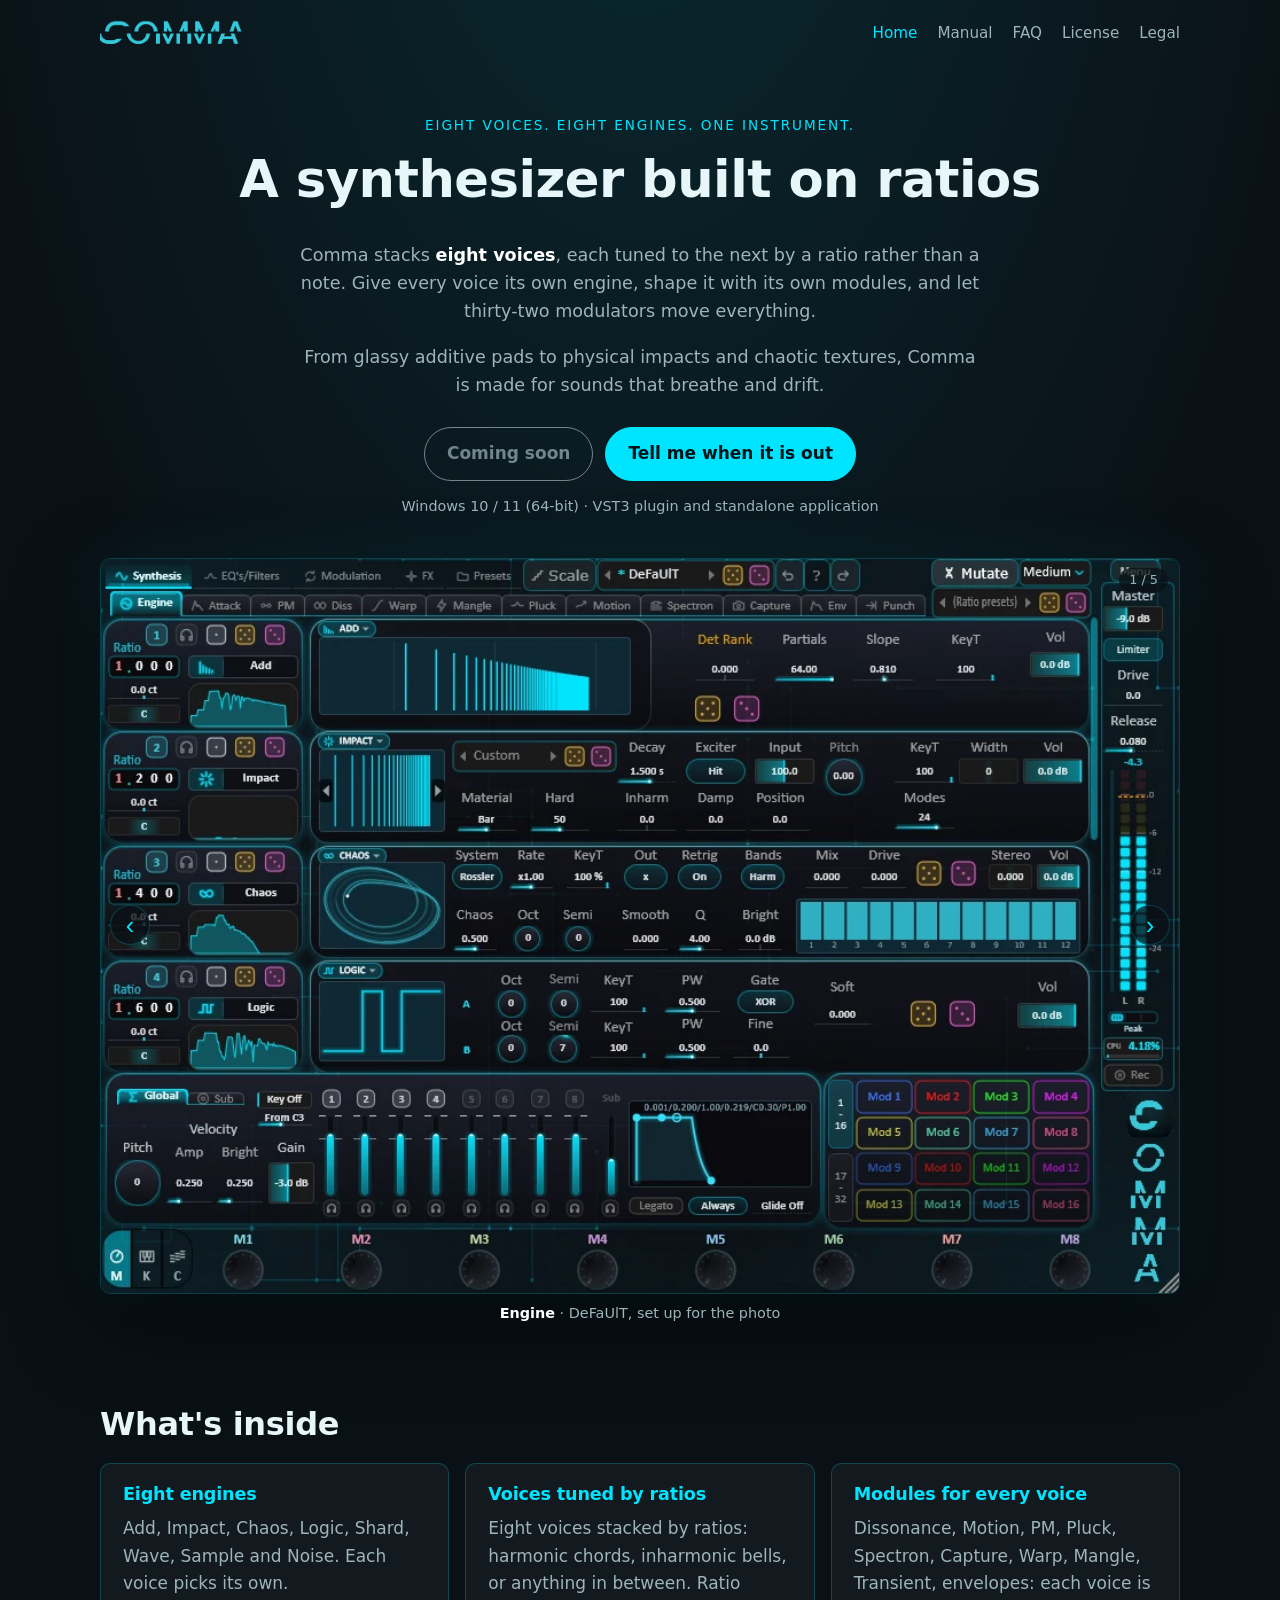
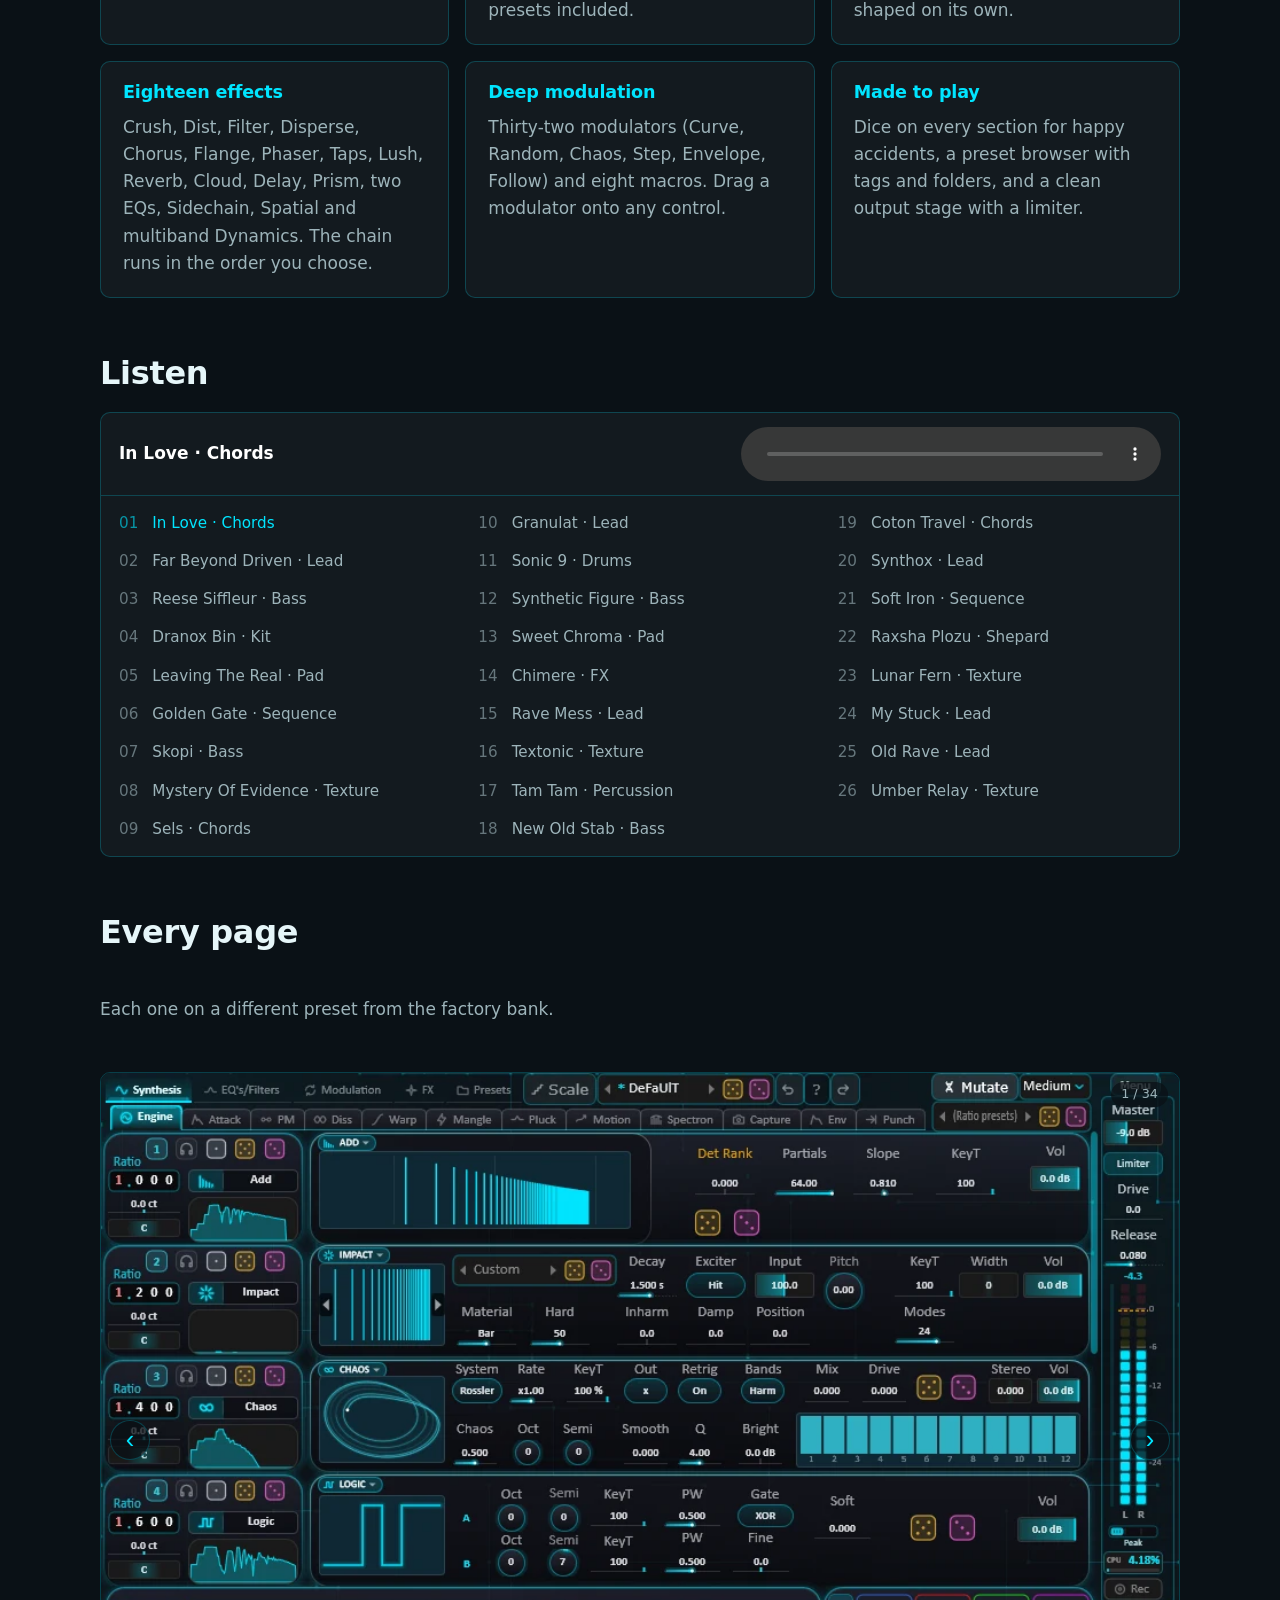
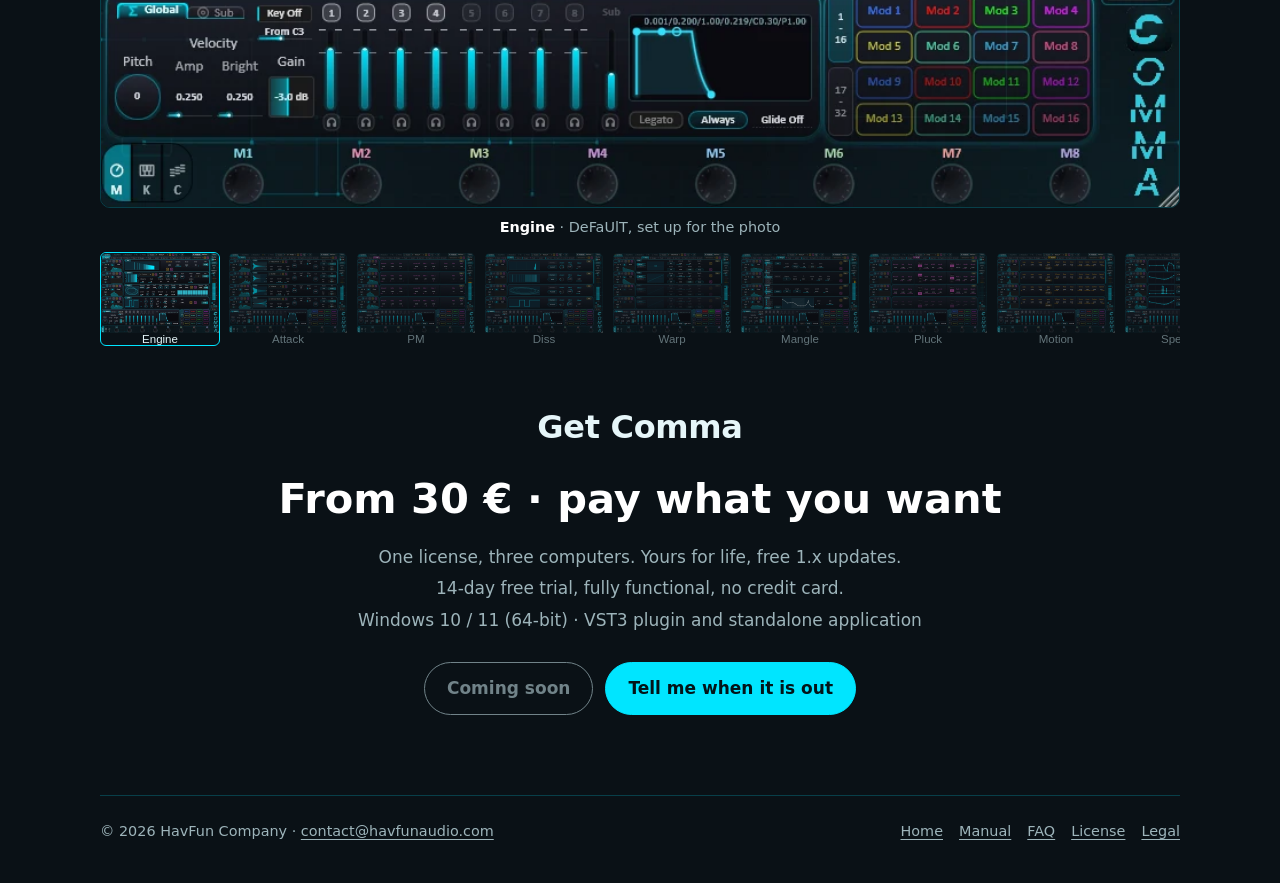
<file: index.html>
<!doctype html>
<html lang="en">
<head>
<meta charset="utf-8">
<meta name="viewport" content="width=device-width, initial-scale=1">
<title>Comma</title>
<meta name="description" content="Comma is a synthesizer for Windows (VST3 and standalone): eight voices tuned by ratios, eight sound engines, eighteen effects and a deep modulation system.">
<meta property="og:title" content="Comma · Eight voices. Eight engines. One instrument.">
<meta property="og:description" content="Comma is a synthesizer for Windows (VST3 and standalone): eight voices tuned by ratios, eight sound engines, eighteen effects and a deep modulation system.">
<meta property="og:image" content="images/comma-synthesis.png">
<link rel="icon" href="images/favicon.png">
<link rel="stylesheet" href="style.css">
<style>:root { --accent: #00E5FF; --fond: #0A1116; }</style>
</head>
<body>
<header class="entete">
  <a class="marque" href="index.html"><img src="images/wordmark.png" alt="Comma" width="152" height="27"></a>
  <nav><a href="index.html" aria-current="page">Home</a><a href="manual.html">Manual</a><a href="faq.html">FAQ</a><a href="eula.html">License</a><a href="legal.html">Legal</a></nav>
</header>
<main>

<section class="haut">
  <p class="slogan">Eight voices. Eight engines. One instrument.</p>
  <h1>A synthesizer built on ratios</h1>
  <div class="intro"><p>Comma stacks <strong>eight voices</strong>, each tuned to the next by a ratio rather than a note. Give every voice its own engine, shape it with its own modules, and let thirty-two modulators move everything.</p>
<p>From glassy additive pads to physical impacts and chaotic textures, Comma is made for sounds that breathe and drift.</p></div>
  <div class="boutons"><span class="bouton inactif">Coming soon</span><a class="bouton plein" href="mailto:contact@havfunaudio.com?subject=Comma%20release">Tell me when it is out</a></div>
  <p class="petit">Windows 10 / 11 (64-bit) · VST3 plugin and standalone application</p>
  <div class="carrousel auto"><div class="cadre"><figure class="vue active"><img src="images/diaporama/engine.webp" alt="Comma, Engine page" width="940" height="640" loading="eager"><figcaption><strong>Engine</strong> · DeFaUlT, set up for the photo</figcaption></figure>
<figure class="vue"><img src="images/diaporama/eq-filters.webp" alt="Comma, EQ&#x27;s / Filters page" width="940" height="640" loading="lazy"><figcaption><strong>EQ&#x27;s / Filters</strong> · preset Tech It (Lead)</figcaption></figure>
<figure class="vue"><img src="images/diaporama/modulation.webp" alt="Comma, Modulation page" width="940" height="640" loading="lazy"><figcaption><strong>Modulation</strong> · preset Minim (Kits)</figcaption></figure>
<figure class="vue"><img src="images/diaporama/fx-dist.webp" alt="Comma, Dist page" width="940" height="640" loading="lazy"><figcaption><strong>Dist</strong> · preset Nimrenax (Kits)</figcaption></figure>
<figure class="vue"><img src="images/diaporama/presets.webp" alt="Comma, Presets page" width="940" height="640" loading="lazy"><figcaption><strong>Presets</strong> · preset Lox Dealer (Lead)</figcaption></figure><button type="button" class="fleche prec" aria-label="Previous">‹</button><button type="button" class="fleche suiv" aria-label="Next">›</button><span class="compteur">1 / 5</span></div></div>
</section>
<section class="bloc"><h2>What's inside</h2><div class="grille"><article class="carte"><h3>Eight engines</h3><p>Add, Impact, Chaos, Logic, Shard, Wave, Sample and Noise. Each voice picks its own.</p></article>
<article class="carte"><h3>Voices tuned by ratios</h3><p>Eight voices stacked by ratios: harmonic chords, inharmonic bells, or anything in between. Ratio presets included.</p></article>
<article class="carte"><h3>Modules for every voice</h3><p>Dissonance, Motion, PM, Pluck, Spectron, Capture, Warp, Mangle, Transient, envelopes: each voice is shaped on its own.</p></article>
<article class="carte"><h3>Eighteen effects</h3><p>Crush, Dist, Filter, Disperse, Chorus, Flange, Phaser, Taps, Lush, Reverb, Cloud, Delay, Prism, two EQs, Sidechain, Spatial and multiband Dynamics. The chain runs in the order you choose.</p></article>
<article class="carte"><h3>Deep modulation</h3><p>Thirty-two modulators (Curve, Random, Chaos, Step, Envelope, Follow) and eight macros. Drag a modulator onto any control.</p></article>
<article class="carte"><h3>Made to play</h3><p>Dice on every section for happy accidents, a preset browser with tags and folders, and a clean output stage with a limiter.</p></article></div></section>
<section class="bloc"><h2>Listen</h2>
<div class="lecteur">
  <div class="en-cours"><span class="titre-cours">In Love · Chords</span><audio controls preload="none" src="audio/demo-in-love.ogg"></audio></div>
  <ol class="liste"><li><button type="button" data-src="audio/demo-in-love.ogg"><span class="num">01</span><span>In Love · Chords</span></button></li>
<li><button type="button" data-src="audio/demo-far-beyond-driven.ogg"><span class="num">02</span><span>Far Beyond Driven · Lead</span></button></li>
<li><button type="button" data-src="audio/demo-reese-siffleur.ogg"><span class="num">03</span><span>Reese Siffleur · Bass</span></button></li>
<li><button type="button" data-src="audio/demo-dranox-bin.ogg"><span class="num">04</span><span>Dranox Bin · Kit</span></button></li>
<li><button type="button" data-src="audio/demo-leaving-the-real.ogg"><span class="num">05</span><span>Leaving The Real · Pad</span></button></li>
<li><button type="button" data-src="audio/demo-golden-gate.ogg"><span class="num">06</span><span>Golden Gate · Sequence</span></button></li>
<li><button type="button" data-src="audio/demo-skopi.ogg"><span class="num">07</span><span>Skopi · Bass</span></button></li>
<li><button type="button" data-src="audio/demo-mystery-of-evidence.ogg"><span class="num">08</span><span>Mystery Of Evidence · Texture</span></button></li>
<li><button type="button" data-src="audio/demo-sels.ogg"><span class="num">09</span><span>Sels · Chords</span></button></li>
<li><button type="button" data-src="audio/demo-granulat.ogg"><span class="num">10</span><span>Granulat · Lead</span></button></li>
<li><button type="button" data-src="audio/demo-sonic-9.ogg"><span class="num">11</span><span>Sonic 9 · Drums</span></button></li>
<li><button type="button" data-src="audio/demo-synthetic-figure.ogg"><span class="num">12</span><span>Synthetic Figure · Bass</span></button></li>
<li><button type="button" data-src="audio/demo-sweet-chroma.ogg"><span class="num">13</span><span>Sweet Chroma · Pad</span></button></li>
<li><button type="button" data-src="audio/demo-chimere.ogg"><span class="num">14</span><span>Chimere · FX</span></button></li>
<li><button type="button" data-src="audio/demo-rave-mess.ogg"><span class="num">15</span><span>Rave Mess · Lead</span></button></li>
<li><button type="button" data-src="audio/demo-textonic.ogg"><span class="num">16</span><span>Textonic · Texture</span></button></li>
<li><button type="button" data-src="audio/demo-tam-tam.ogg"><span class="num">17</span><span>Tam Tam · Percussion</span></button></li>
<li><button type="button" data-src="audio/demo-new-old-stab.ogg"><span class="num">18</span><span>New Old Stab · Bass</span></button></li>
<li><button type="button" data-src="audio/demo-coton-travel.ogg"><span class="num">19</span><span>Coton Travel · Chords</span></button></li>
<li><button type="button" data-src="audio/demo-synthox.ogg"><span class="num">20</span><span>Synthox · Lead</span></button></li>
<li><button type="button" data-src="audio/demo-soft-iron.ogg"><span class="num">21</span><span>Soft Iron · Sequence</span></button></li>
<li><button type="button" data-src="audio/demo-raxsha-plozu.ogg"><span class="num">22</span><span>Raxsha Plozu · Shepard</span></button></li>
<li><button type="button" data-src="audio/demo-lunar-fern.ogg"><span class="num">23</span><span>Lunar Fern · Texture</span></button></li>
<li><button type="button" data-src="audio/demo-my-stuck.ogg"><span class="num">24</span><span>My Stuck · Lead</span></button></li>
<li><button type="button" data-src="audio/demo-old-rave.ogg"><span class="num">25</span><span>Old Rave · Lead</span></button></li>
<li><button type="button" data-src="audio/demo-umber-relay.ogg"><span class="num">26</span><span>Umber Relay · Texture</span></button></li></ol>
</div></section>
<section class="bloc captures"><h2>Every page</h2><p class="doux">Each one on a different preset from the factory bank.</p><div class="carrousel galerie"><div class="cadre"><figure class="vue active"><img src="images/diaporama/engine.webp" alt="Comma, Engine page" width="940" height="640" loading="eager"><figcaption><strong>Engine</strong> · DeFaUlT, set up for the photo</figcaption></figure>
<figure class="vue"><img src="images/diaporama/attack.webp" alt="Comma, Attack page" width="940" height="640" loading="lazy"><figcaption><strong>Attack</strong> · Zinc Harbor, set up for the photo</figcaption></figure>
<figure class="vue"><img src="images/diaporama/pm.webp" alt="Comma, PM page" width="940" height="640" loading="lazy"><figcaption><strong>PM</strong> · DeFaUlT, set up for the photo</figcaption></figure>
<figure class="vue"><img src="images/diaporama/diss.webp" alt="Comma, Diss page" width="940" height="640" loading="lazy"><figcaption><strong>Diss</strong> · DeFaUlT, set up for the photo</figcaption></figure>
<figure class="vue"><img src="images/diaporama/warp.webp" alt="Comma, Warp page" width="940" height="640" loading="lazy"><figcaption><strong>Warp</strong> · Ultra Node, set up for the photo</figcaption></figure>
<figure class="vue"><img src="images/diaporama/mangle.webp" alt="Comma, Mangle page" width="940" height="640" loading="lazy"><figcaption><strong>Mangle</strong> · DeFaUlT, set up for the photo</figcaption></figure>
<figure class="vue"><img src="images/diaporama/pluck.webp" alt="Comma, Pluck page" width="940" height="640" loading="lazy"><figcaption><strong>Pluck</strong> · preset X perp (Texture)</figcaption></figure>
<figure class="vue"><img src="images/diaporama/motion.webp" alt="Comma, Motion page" width="940" height="640" loading="lazy"><figcaption><strong>Motion</strong> · DeFaUlT, set up for the photo</figcaption></figure>
<figure class="vue"><img src="images/diaporama/spectron.webp" alt="Comma, Spectron page" width="940" height="640" loading="lazy"><figcaption><strong>Spectron</strong> · DeFaUlT, set up for the photo</figcaption></figure>
<figure class="vue"><img src="images/diaporama/capture.webp" alt="Comma, Capture page" width="940" height="640" loading="lazy"><figcaption><strong>Capture</strong> · preset Captured (Pad)</figcaption></figure>
<figure class="vue"><img src="images/diaporama/env.webp" alt="Comma, Env page" width="940" height="640" loading="lazy"><figcaption><strong>Env</strong> · DeFaUlT, set up for the photo</figcaption></figure>
<figure class="vue"><img src="images/diaporama/punch.webp" alt="Comma, Punch page" width="940" height="640" loading="lazy"><figcaption><strong>Punch</strong> · DeFaUlT, set up for the photo</figcaption></figure>
<figure class="vue"><img src="images/diaporama/eq-filters.webp" alt="Comma, EQ&#x27;s / Filters page" width="940" height="640" loading="lazy"><figcaption><strong>EQ&#x27;s / Filters</strong> · preset Tech It (Lead)</figcaption></figure>
<figure class="vue"><img src="images/diaporama/modal.webp" alt="Comma, Modal page" width="940" height="640" loading="lazy"><figcaption><strong>Modal</strong> · preset Manta Pulse (Pad)</figcaption></figure>
<figure class="vue"><img src="images/diaporama/routing.webp" alt="Comma, Routing page" width="940" height="640" loading="lazy"><figcaption><strong>Routing</strong> · preset Bass Kord (Bass)</figcaption></figure>
<figure class="vue"><img src="images/diaporama/modulation.webp" alt="Comma, Modulation page" width="940" height="640" loading="lazy"><figcaption><strong>Modulation</strong> · preset Minim (Kits)</figcaption></figure>
<figure class="vue"><img src="images/diaporama/fx-crush.webp" alt="Comma, Crush page" width="940" height="640" loading="lazy"><figcaption><strong>Crush</strong> · preset Skonim (Percussion)</figcaption></figure>
<figure class="vue"><img src="images/diaporama/fx-dist.webp" alt="Comma, Dist page" width="940" height="640" loading="lazy"><figcaption><strong>Dist</strong> · preset Nimrenax (Kits)</figcaption></figure>
<figure class="vue"><img src="images/diaporama/fx-filterfx.webp" alt="Comma, Filter FX page" width="940" height="640" loading="lazy"><figcaption><strong>Filter FX</strong> · preset Deeper (Percussion)</figcaption></figure>
<figure class="vue"><img src="images/diaporama/fx-disperse.webp" alt="Comma, Disperse page" width="940" height="640" loading="lazy"><figcaption><strong>Disperse</strong> · preset Kelskuve Tuesday (Chords)</figcaption></figure>
<figure class="vue"><img src="images/diaporama/fx-chorus.webp" alt="Comma, Chorus page" width="940" height="640" loading="lazy"><figcaption><strong>Chorus</strong> · preset Sequence Alarm (Sequence)</figcaption></figure>
<figure class="vue"><img src="images/diaporama/fx-flange.webp" alt="Comma, Flange page" width="940" height="640" loading="lazy"><figcaption><strong>Flange</strong> · preset Singin Snare (Drums)</figcaption></figure>
<figure class="vue"><img src="images/diaporama/fx-phaser.webp" alt="Comma, Phaser page" width="940" height="640" loading="lazy"><figcaption><strong>Phaser</strong> · preset Complaint (Lead)</figcaption></figure>
<figure class="vue"><img src="images/diaporama/fx-taps.webp" alt="Comma, Taps page" width="940" height="640" loading="lazy"><figcaption><strong>Taps</strong> · preset Rapolo (Percussion)</figcaption></figure>
<figure class="vue"><img src="images/diaporama/fx-lush.webp" alt="Comma, Lush page" width="940" height="640" loading="lazy"><figcaption><strong>Lush</strong> · preset Intermission (Texture)</figcaption></figure>
<figure class="vue"><img src="images/diaporama/fx-reverb.webp" alt="Comma, Reverb page" width="940" height="640" loading="lazy"><figcaption><strong>Reverb</strong> · preset Nozor (Organ)</figcaption></figure>
<figure class="vue"><img src="images/diaporama/fx-cloud.webp" alt="Comma, Cloud page" width="940" height="640" loading="lazy"><figcaption><strong>Cloud</strong> · preset Coton Travel (Chords)</figcaption></figure>
<figure class="vue"><img src="images/diaporama/fx-delay.webp" alt="Comma, Delay page" width="940" height="640" loading="lazy"><figcaption><strong>Delay</strong> · preset Kaore Reggae (Kits)</figcaption></figure>
<figure class="vue"><img src="images/diaporama/fx-prism.webp" alt="Comma, Prism page" width="940" height="640" loading="lazy"><figcaption><strong>Prism</strong> · preset Sweet Chroma (Pad)</figcaption></figure>
<figure class="vue"><img src="images/diaporama/fx-eqfxa.webp" alt="Comma, EQ Fx A page" width="940" height="640" loading="lazy"><figcaption><strong>EQ Fx A</strong> · preset First Attempt (Lead)</figcaption></figure>
<figure class="vue"><img src="images/diaporama/fx-sidechain.webp" alt="Comma, Sidechain page" width="940" height="640" loading="lazy"><figcaption><strong>Sidechain</strong> · preset Mutation One (FX)</figcaption></figure>
<figure class="vue"><img src="images/diaporama/fx-spatial.webp" alt="Comma, Spatial page" width="940" height="640" loading="lazy"><figcaption><strong>Spatial</strong> · preset Tamula (Drums)</figcaption></figure>
<figure class="vue"><img src="images/diaporama/fx-dynamics.webp" alt="Comma, Dynamics page" width="940" height="640" loading="lazy"><figcaption><strong>Dynamics</strong> · preset Not Captured (Texture)</figcaption></figure>
<figure class="vue"><img src="images/diaporama/presets.webp" alt="Comma, Presets page" width="940" height="640" loading="lazy"><figcaption><strong>Presets</strong> · preset Lox Dealer (Lead)</figcaption></figure><button type="button" class="fleche prec" aria-label="Previous">‹</button><button type="button" class="fleche suiv" aria-label="Next">›</button><span class="compteur">1 / 34</span></div><div class="miniatures"><button type="button" aria-label="Engine"><img src="images/diaporama/engine.webp" alt="" loading="lazy" width="940" height="640"><span>Engine</span></button><button type="button" aria-label="Attack"><img src="images/diaporama/attack.webp" alt="" loading="lazy" width="940" height="640"><span>Attack</span></button><button type="button" aria-label="PM"><img src="images/diaporama/pm.webp" alt="" loading="lazy" width="940" height="640"><span>PM</span></button><button type="button" aria-label="Diss"><img src="images/diaporama/diss.webp" alt="" loading="lazy" width="940" height="640"><span>Diss</span></button><button type="button" aria-label="Warp"><img src="images/diaporama/warp.webp" alt="" loading="lazy" width="940" height="640"><span>Warp</span></button><button type="button" aria-label="Mangle"><img src="images/diaporama/mangle.webp" alt="" loading="lazy" width="940" height="640"><span>Mangle</span></button><button type="button" aria-label="Pluck"><img src="images/diaporama/pluck.webp" alt="" loading="lazy" width="940" height="640"><span>Pluck</span></button><button type="button" aria-label="Motion"><img src="images/diaporama/motion.webp" alt="" loading="lazy" width="940" height="640"><span>Motion</span></button><button type="button" aria-label="Spectron"><img src="images/diaporama/spectron.webp" alt="" loading="lazy" width="940" height="640"><span>Spectron</span></button><button type="button" aria-label="Capture"><img src="images/diaporama/capture.webp" alt="" loading="lazy" width="940" height="640"><span>Capture</span></button><button type="button" aria-label="Env"><img src="images/diaporama/env.webp" alt="" loading="lazy" width="940" height="640"><span>Env</span></button><button type="button" aria-label="Punch"><img src="images/diaporama/punch.webp" alt="" loading="lazy" width="940" height="640"><span>Punch</span></button><button type="button" aria-label="EQ&#x27;s / Filters"><img src="images/diaporama/eq-filters.webp" alt="" loading="lazy" width="940" height="640"><span>EQ&#x27;s / Filters</span></button><button type="button" aria-label="Modal"><img src="images/diaporama/modal.webp" alt="" loading="lazy" width="940" height="640"><span>Modal</span></button><button type="button" aria-label="Routing"><img src="images/diaporama/routing.webp" alt="" loading="lazy" width="940" height="640"><span>Routing</span></button><button type="button" aria-label="Modulation"><img src="images/diaporama/modulation.webp" alt="" loading="lazy" width="940" height="640"><span>Modulation</span></button><button type="button" aria-label="Crush"><img src="images/diaporama/fx-crush.webp" alt="" loading="lazy" width="940" height="640"><span>Crush</span></button><button type="button" aria-label="Dist"><img src="images/diaporama/fx-dist.webp" alt="" loading="lazy" width="940" height="640"><span>Dist</span></button><button type="button" aria-label="Filter FX"><img src="images/diaporama/fx-filterfx.webp" alt="" loading="lazy" width="940" height="640"><span>Filter FX</span></button><button type="button" aria-label="Disperse"><img src="images/diaporama/fx-disperse.webp" alt="" loading="lazy" width="940" height="640"><span>Disperse</span></button><button type="button" aria-label="Chorus"><img src="images/diaporama/fx-chorus.webp" alt="" loading="lazy" width="940" height="640"><span>Chorus</span></button><button type="button" aria-label="Flange"><img src="images/diaporama/fx-flange.webp" alt="" loading="lazy" width="940" height="640"><span>Flange</span></button><button type="button" aria-label="Phaser"><img src="images/diaporama/fx-phaser.webp" alt="" loading="lazy" width="940" height="640"><span>Phaser</span></button><button type="button" aria-label="Taps"><img src="images/diaporama/fx-taps.webp" alt="" loading="lazy" width="940" height="640"><span>Taps</span></button><button type="button" aria-label="Lush"><img src="images/diaporama/fx-lush.webp" alt="" loading="lazy" width="940" height="640"><span>Lush</span></button><button type="button" aria-label="Reverb"><img src="images/diaporama/fx-reverb.webp" alt="" loading="lazy" width="940" height="640"><span>Reverb</span></button><button type="button" aria-label="Cloud"><img src="images/diaporama/fx-cloud.webp" alt="" loading="lazy" width="940" height="640"><span>Cloud</span></button><button type="button" aria-label="Delay"><img src="images/diaporama/fx-delay.webp" alt="" loading="lazy" width="940" height="640"><span>Delay</span></button><button type="button" aria-label="Prism"><img src="images/diaporama/fx-prism.webp" alt="" loading="lazy" width="940" height="640"><span>Prism</span></button><button type="button" aria-label="EQ Fx A"><img src="images/diaporama/fx-eqfxa.webp" alt="" loading="lazy" width="940" height="640"><span>EQ Fx A</span></button><button type="button" aria-label="Sidechain"><img src="images/diaporama/fx-sidechain.webp" alt="" loading="lazy" width="940" height="640"><span>Sidechain</span></button><button type="button" aria-label="Spatial"><img src="images/diaporama/fx-spatial.webp" alt="" loading="lazy" width="940" height="640"><span>Spatial</span></button><button type="button" aria-label="Dynamics"><img src="images/diaporama/fx-dynamics.webp" alt="" loading="lazy" width="940" height="640"><span>Dynamics</span></button><button type="button" aria-label="Presets"><img src="images/diaporama/presets.webp" alt="" loading="lazy" width="940" height="640"><span>Presets</span></button></div></div></section>
<section class="bloc prix">
  <h2>Get Comma</h2>
  <p class="montant">From 30 € · pay what you want</p>
  <ul>
    <li>One license, three computers. Yours for life, free 1.x updates.</li>
    <li>14-day free trial, fully functional, no credit card.</li>
    <li>Windows 10 / 11 (64-bit) · VST3 plugin and standalone application</li>
  </ul>
  <div class="boutons"><span class="bouton inactif">Coming soon</span><a class="bouton plein" href="mailto:contact@havfunaudio.com?subject=Comma%20release">Tell me when it is out</a></div>
</section>
<script>
document.querySelectorAll('.carrousel').forEach(function (c) {
  var vues = c.querySelectorAll('.vue'), minis = c.querySelectorAll('.miniatures button');
  var compteur = c.querySelector('.compteur'), i = 0, minuteur = null;
  function montrer(n) {
    vues[i].classList.remove('active'); if (minis[i]) minis[i].classList.remove('active');
    i = (n + vues.length) % vues.length;
    vues[i].classList.add('active'); compteur.textContent = (i + 1) + ' / ' + vues.length;
    if (minis[i]) { minis[i].classList.add('active'); minis[i].parentNode.scrollTo({left: minis[i].offsetLeft - minis[i].parentNode.clientWidth / 2 + minis[i].clientWidth / 2, behavior: 'smooth'}); }
  }
  c.querySelector('.prec').onclick = function () { montrer(i - 1); };
  c.querySelector('.suiv').onclick = function () { montrer(i + 1); };
  minis.forEach(function (b, n) { b.onclick = function () { montrer(n); }; });
  if (minis[0]) minis[0].classList.add('active');
  if (c.classList.contains('auto') && !matchMedia('(prefers-reduced-motion: reduce)').matches) {
    var lancer = function () { clearInterval(minuteur); minuteur = setInterval(function () { montrer(i + 1); }, 4000); };
    c.onmouseenter = function () { clearInterval(minuteur); };
    c.onmouseleave = lancer;
    lancer();
  }
});
document.querySelectorAll('.lecteur').forEach(function (l) {
  var audio = l.querySelector('audio'), titre = l.querySelector('.titre-cours'), boutons = l.querySelectorAll('.liste button'), i = 0;
  function jouer(n) {
    boutons[i].classList.remove('active'); i = n; boutons[i].classList.add('active');
    audio.src = boutons[i].dataset.src; titre.textContent = boutons[i].lastChild.textContent; audio.play();
  }
  boutons[0].classList.add('active');
  boutons.forEach(function (b, n) { b.onclick = function () { jouer(n); }; });
  audio.onended = function () { if (i + 1 < boutons.length) jouer(i + 1); };
});
</script>

</main>
<footer class="pied">
  <div>© 2026 HavFun Company · <a href="mailto:contact@havfunaudio.com">contact@havfunaudio.com</a></div>
  <div><a href="index.html" aria-current="page">Home</a><a href="manual.html">Manual</a><a href="faq.html">FAQ</a><a href="eula.html">License</a><a href="legal.html">Legal</a></div>
</footer>
</body>
</html>
</file>
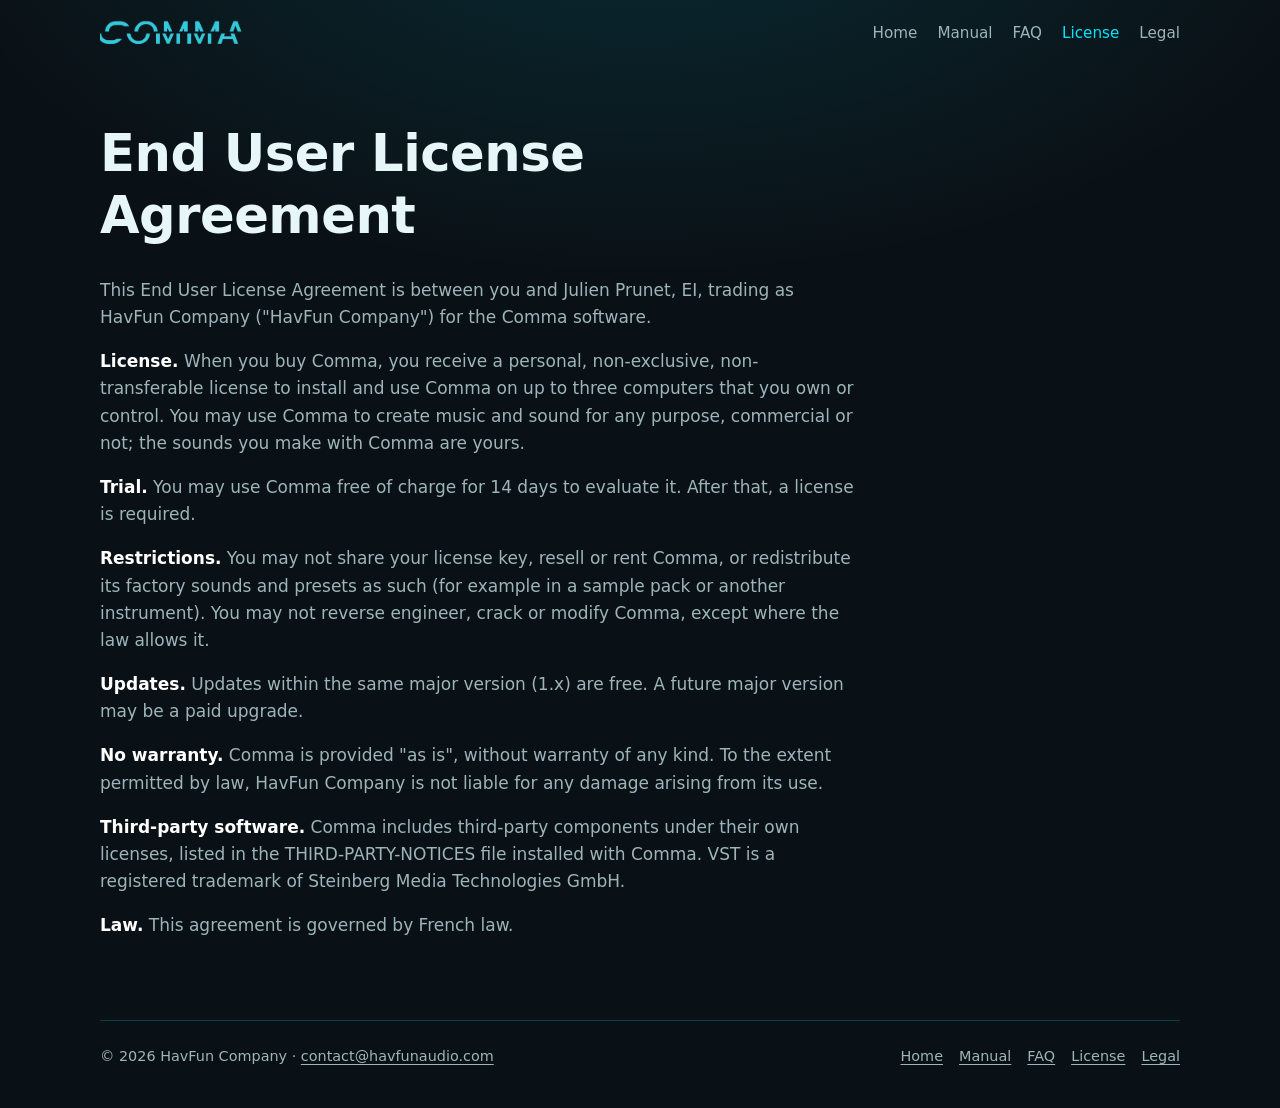
<file: eula.html>
<!doctype html>
<html lang="en">
<head>
<meta charset="utf-8">
<meta name="viewport" content="width=device-width, initial-scale=1">
<title>License · Comma</title>
<meta name="description" content="Comma is a synthesizer for Windows (VST3 and standalone): eight voices tuned by ratios, eight sound engines, eighteen effects and a deep modulation system.">
<meta property="og:title" content="Comma · Eight voices. Eight engines. One instrument.">
<meta property="og:description" content="Comma is a synthesizer for Windows (VST3 and standalone): eight voices tuned by ratios, eight sound engines, eighteen effects and a deep modulation system.">
<meta property="og:image" content="images/comma-synthesis.png">
<link rel="icon" href="images/favicon.png">
<link rel="stylesheet" href="style.css">
<style>:root { --accent: #00E5FF; --fond: #0A1116; }</style>
</head>
<body>
<header class="entete">
  <a class="marque" href="index.html"><img src="images/wordmark.png" alt="Comma" width="152" height="27"></a>
  <nav><a href="index.html">Home</a><a href="manual.html">Manual</a><a href="faq.html">FAQ</a><a href="eula.html" aria-current="page">License</a><a href="legal.html">Legal</a></nav>
</header>
<main>
<section class="bloc texte"><h1>End User License Agreement</h1><p>This End User License Agreement is between you and Julien Prunet, EI, trading as HavFun Company ("HavFun Company") for the Comma software.</p>
<p><strong>License.</strong> When you buy Comma, you receive a personal, non-exclusive, non-transferable license to install and use Comma on up to three computers that you own or control. You may use Comma to create music and sound for any purpose, commercial or not; the sounds you make with Comma are yours.</p>
<p><strong>Trial.</strong> You may use Comma free of charge for 14 days to evaluate it. After that, a license is required.</p>
<p><strong>Restrictions.</strong> You may not share your license key, resell or rent Comma, or redistribute its factory sounds and presets as such (for example in a sample pack or another instrument). You may not reverse engineer, crack or modify Comma, except where the law allows it.</p>
<p><strong>Updates.</strong> Updates within the same major version (1.x) are free. A future major version may be a paid upgrade.</p>
<p><strong>No warranty.</strong> Comma is provided "as is", without warranty of any kind. To the extent permitted by law, HavFun Company is not liable for any damage arising from its use.</p>
<p><strong>Third-party software.</strong> Comma includes third-party components under their own licenses, listed in the THIRD-PARTY-NOTICES file installed with Comma. VST is a registered trademark of Steinberg Media Technologies GmbH.</p>
<p><strong>Law.</strong> This agreement is governed by French law.</p></section>
</main>
<footer class="pied">
  <div>© 2026 HavFun Company · <a href="mailto:contact@havfunaudio.com">contact@havfunaudio.com</a></div>
  <div><a href="index.html">Home</a><a href="manual.html">Manual</a><a href="faq.html">FAQ</a><a href="eula.html" aria-current="page">License</a><a href="legal.html">Legal</a></div>
</footer>
</body>
</html>
</file>
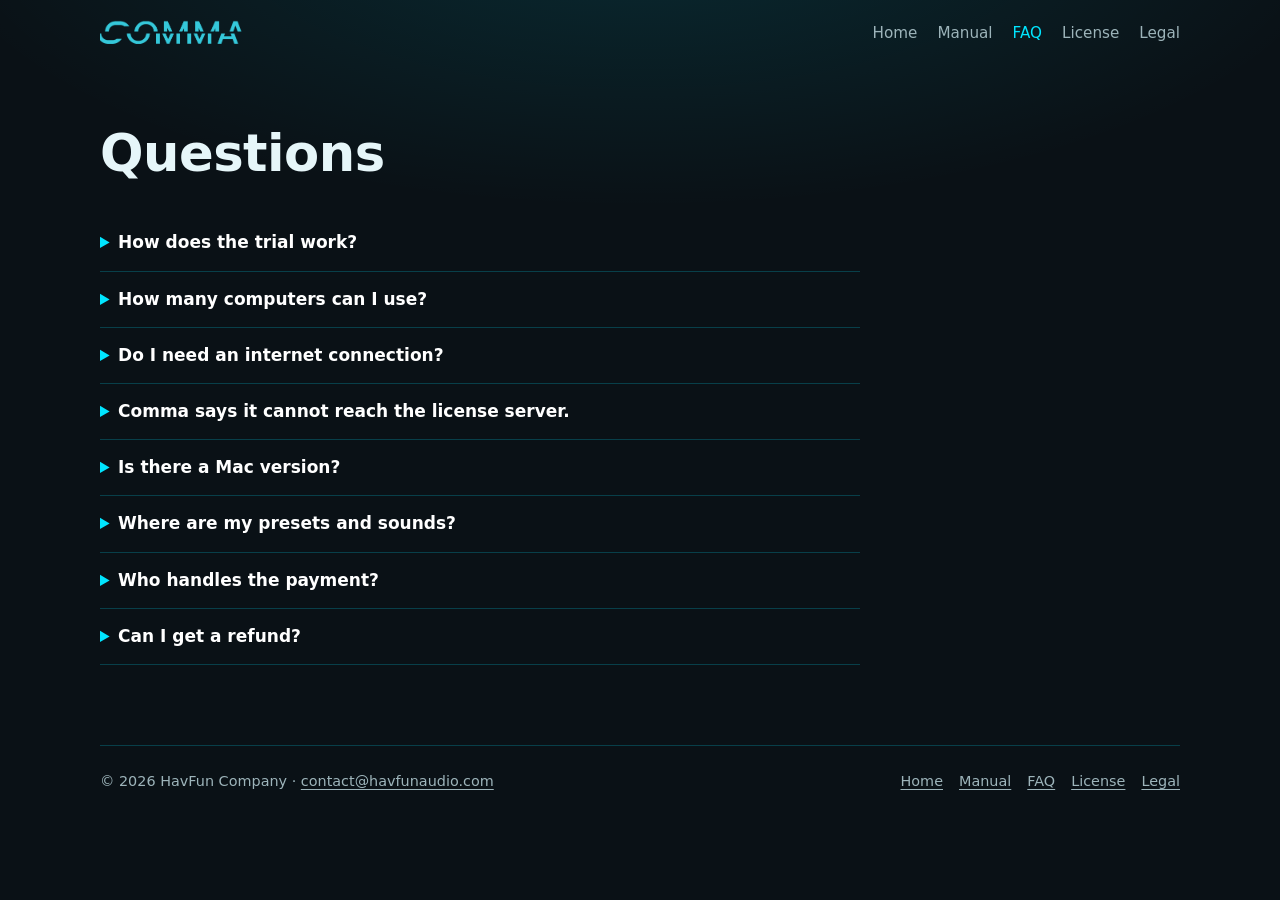
<file: faq.html>
<!doctype html>
<html lang="en">
<head>
<meta charset="utf-8">
<meta name="viewport" content="width=device-width, initial-scale=1">
<title>FAQ · Comma</title>
<meta name="description" content="Comma is a synthesizer for Windows (VST3 and standalone): eight voices tuned by ratios, eight sound engines, eighteen effects and a deep modulation system.">
<meta property="og:title" content="Comma · Eight voices. Eight engines. One instrument.">
<meta property="og:description" content="Comma is a synthesizer for Windows (VST3 and standalone): eight voices tuned by ratios, eight sound engines, eighteen effects and a deep modulation system.">
<meta property="og:image" content="images/comma-synthesis.png">
<link rel="icon" href="images/favicon.png">
<link rel="stylesheet" href="style.css">
<style>:root { --accent: #00E5FF; --fond: #0A1116; }</style>
</head>
<body>
<header class="entete">
  <a class="marque" href="index.html"><img src="images/wordmark.png" alt="Comma" width="152" height="27"></a>
  <nav><a href="index.html">Home</a><a href="manual.html">Manual</a><a href="faq.html" aria-current="page">FAQ</a><a href="eula.html">License</a><a href="legal.html">Legal</a></nav>
</header>
<main>
<section class="bloc texte"><h1>Questions</h1><details><summary>How does the trial work?</summary><p>Install Comma and use it freely for 14 days, with every feature. When the trial ends, Comma goes silent until you enter a license key.</p></details>
<details><summary>How many computers can I use?</summary><p>One license works on three computers that you own. To move it, open <strong>Menu &gt; License</strong> and click <strong>Deactivate</strong> on the old computer.</p></details>
<details><summary>Do I need an internet connection?</summary><p>Only once, to activate your key. After that Comma works offline.</p></details>
<details><summary>Comma says it cannot reach the license server.</summary><p>Check your internet connection. A firewall, or a line in the Windows <strong>hosts</strong> file, may be blocking <strong>api.lemonsqueezy.com</strong>: remove it and try again.</p></details>
<details><summary>Is there a Mac version?</summary><p>Not yet. Comma is Windows only for now (VST3 and standalone).</p></details>
<details><summary>Where are my presets and sounds?</summary><p>In <strong>Documents\Comma</strong>. You can choose another folder (a synced drive, for instance) from the preset browser.</p></details>
<details><summary>Who handles the payment?</summary><p>Payments are processed by <a href="https://www.lemonsqueezy.com">Lemon Squeezy</a>, our reseller: they send your license key and your invoice by email, and handle VAT.</p></details>
<details><summary>Can I get a refund?</summary><p>Yes. Within 14 days of your purchase, write to contact@havfunaudio.com with your order number and you will be refunded, no questions asked. Your license key is then deactivated. Refunds are issued through Lemon Squeezy, our reseller, and may take up to 10 days to appear on your statement.</p></details></section>
</main>
<footer class="pied">
  <div>© 2026 HavFun Company · <a href="mailto:contact@havfunaudio.com">contact@havfunaudio.com</a></div>
  <div><a href="index.html">Home</a><a href="manual.html">Manual</a><a href="faq.html" aria-current="page">FAQ</a><a href="eula.html">License</a><a href="legal.html">Legal</a></div>
</footer>
</body>
</html>
</file>
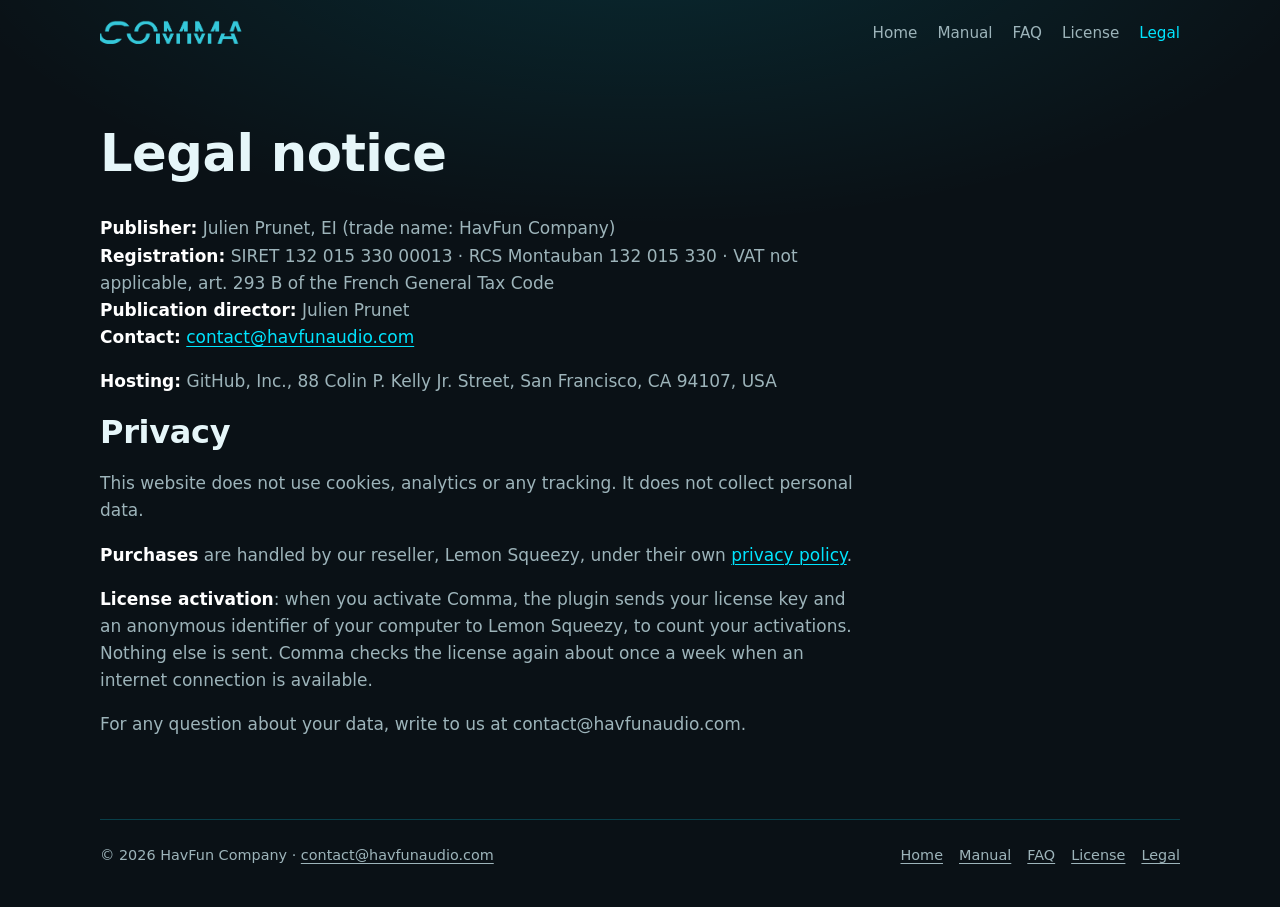
<file: legal.html>
<!doctype html>
<html lang="en">
<head>
<meta charset="utf-8">
<meta name="viewport" content="width=device-width, initial-scale=1">
<title>Legal · Comma</title>
<meta name="description" content="Comma is a synthesizer for Windows (VST3 and standalone): eight voices tuned by ratios, eight sound engines, eighteen effects and a deep modulation system.">
<meta property="og:title" content="Comma · Eight voices. Eight engines. One instrument.">
<meta property="og:description" content="Comma is a synthesizer for Windows (VST3 and standalone): eight voices tuned by ratios, eight sound engines, eighteen effects and a deep modulation system.">
<meta property="og:image" content="images/comma-synthesis.png">
<link rel="icon" href="images/favicon.png">
<link rel="stylesheet" href="style.css">
<style>:root { --accent: #00E5FF; --fond: #0A1116; }</style>
</head>
<body>
<header class="entete">
  <a class="marque" href="index.html"><img src="images/wordmark.png" alt="Comma" width="152" height="27"></a>
  <nav><a href="index.html">Home</a><a href="manual.html">Manual</a><a href="faq.html">FAQ</a><a href="eula.html">License</a><a href="legal.html" aria-current="page">Legal</a></nav>
</header>
<main>

<section class="bloc texte">
  <h1>Legal notice</h1>
  <p><strong>Publisher:</strong> Julien Prunet, EI (trade name: HavFun Company)<br>
  <strong>Registration:</strong> SIRET 132 015 330 00013 · RCS Montauban 132 015 330 · VAT not applicable, art. 293 B of the French General Tax Code<br>
  <strong>Publication director:</strong> Julien Prunet<br>
  
  <strong>Contact:</strong> <a href="mailto:contact@havfunaudio.com">contact@havfunaudio.com</a></p>
  <p><strong>Hosting:</strong> GitHub, Inc., 88 Colin P. Kelly Jr. Street, San Francisco, CA 94107, USA</p>
  <h2>Privacy</h2>
  <p>This website does not use cookies, analytics or any tracking. It does not collect personal data.</p>
<p><strong>Purchases</strong> are handled by our reseller, Lemon Squeezy, under their own <a href="https://www.lemonsqueezy.com/privacy">privacy policy</a>.</p>
<p><strong>License activation</strong>: when you activate Comma, the plugin sends your license key and an anonymous identifier of your computer to Lemon Squeezy, to count your activations. Nothing else is sent. Comma checks the license again about once a week when an internet connection is available.</p>
<p>For any question about your data, write to us at contact@havfunaudio.com.</p>
</section>

</main>
<footer class="pied">
  <div>© 2026 HavFun Company · <a href="mailto:contact@havfunaudio.com">contact@havfunaudio.com</a></div>
  <div><a href="index.html">Home</a><a href="manual.html">Manual</a><a href="faq.html">FAQ</a><a href="eula.html">License</a><a href="legal.html" aria-current="page">Legal</a></div>
</footer>
</body>
</html>
</file>
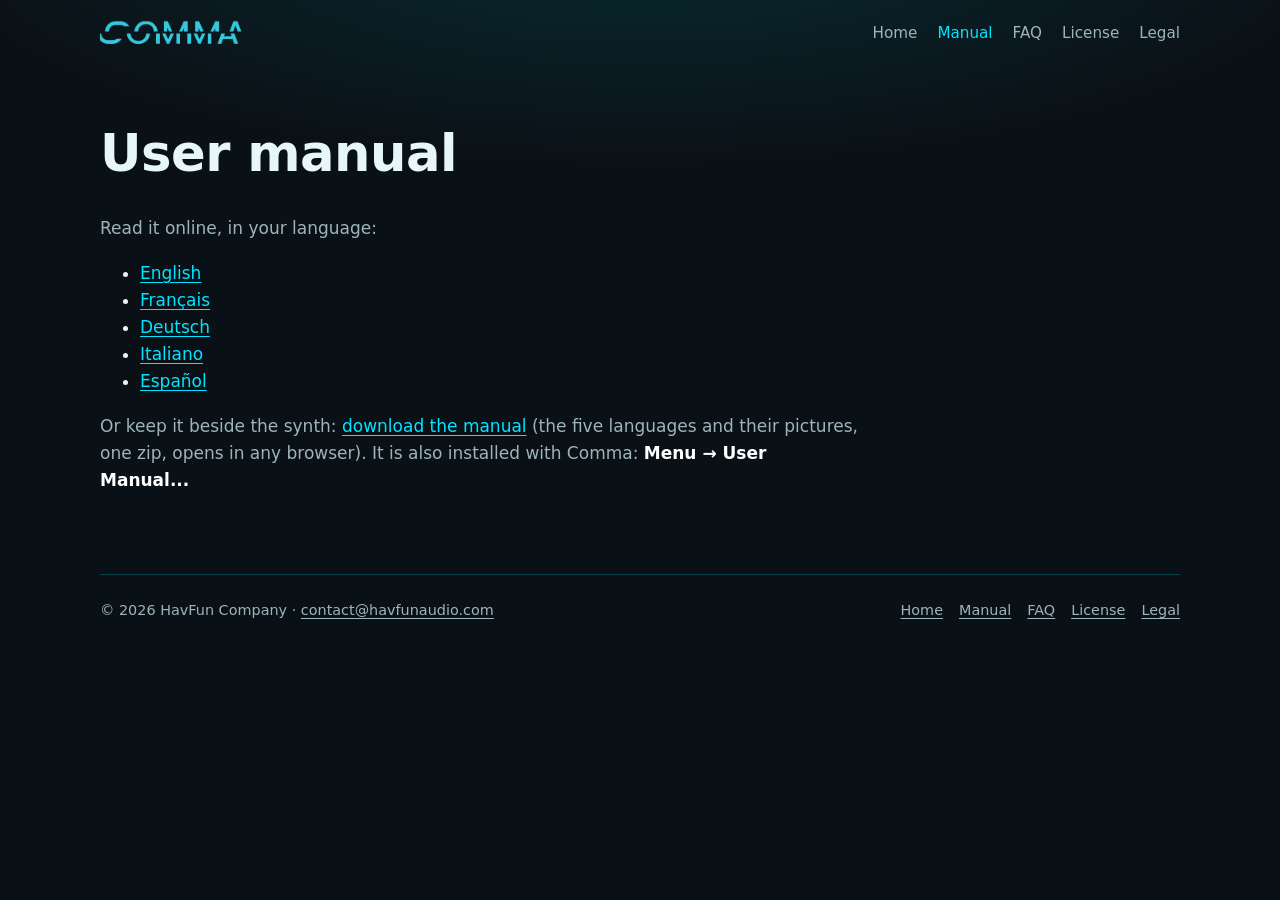
<file: manual.html>
<!doctype html>
<html lang="en">
<head>
<meta charset="utf-8">
<meta name="viewport" content="width=device-width, initial-scale=1">
<title>Manual · Comma</title>
<meta name="description" content="Comma is a synthesizer for Windows (VST3 and standalone): eight voices tuned by ratios, eight sound engines, eighteen effects and a deep modulation system.">
<meta property="og:title" content="Comma · Eight voices. Eight engines. One instrument.">
<meta property="og:description" content="Comma is a synthesizer for Windows (VST3 and standalone): eight voices tuned by ratios, eight sound engines, eighteen effects and a deep modulation system.">
<meta property="og:image" content="images/comma-synthesis.png">
<link rel="icon" href="images/favicon.png">
<link rel="stylesheet" href="style.css">
<style>:root { --accent: #00E5FF; --fond: #0A1116; }</style>
</head>
<body>
<header class="entete">
  <a class="marque" href="index.html"><img src="images/wordmark.png" alt="Comma" width="152" height="27"></a>
  <nav><a href="index.html">Home</a><a href="manual.html" aria-current="page">Manual</a><a href="faq.html">FAQ</a><a href="eula.html">License</a><a href="legal.html">Legal</a></nav>
</header>
<main>
<section class="bloc texte"><h1>User manual</h1><p>Read it online, in your language:</p><ul><li><a href="manual/comma-manual-en.html">English</a></li><li><a href="manual/comma-manual-fr.html">Français</a></li><li><a href="manual/comma-manual-de.html">Deutsch</a></li><li><a href="manual/comma-manual-it.html">Italiano</a></li><li><a href="manual/comma-manual-es.html">Español</a></li></ul><p>Or keep it beside the synth: <a href="manual/Comma-Manual.zip" download>download the manual</a> (the five languages and their pictures, one zip, opens in any browser). It is also installed with Comma: <strong>Menu &rarr; User Manual...</strong></p></section>
</main>
<footer class="pied">
  <div>© 2026 HavFun Company · <a href="mailto:contact@havfunaudio.com">contact@havfunaudio.com</a></div>
  <div><a href="index.html">Home</a><a href="manual.html" aria-current="page">Manual</a><a href="faq.html">FAQ</a><a href="eula.html">License</a><a href="legal.html">Legal</a></div>
</footer>
</body>
</html>
</file>
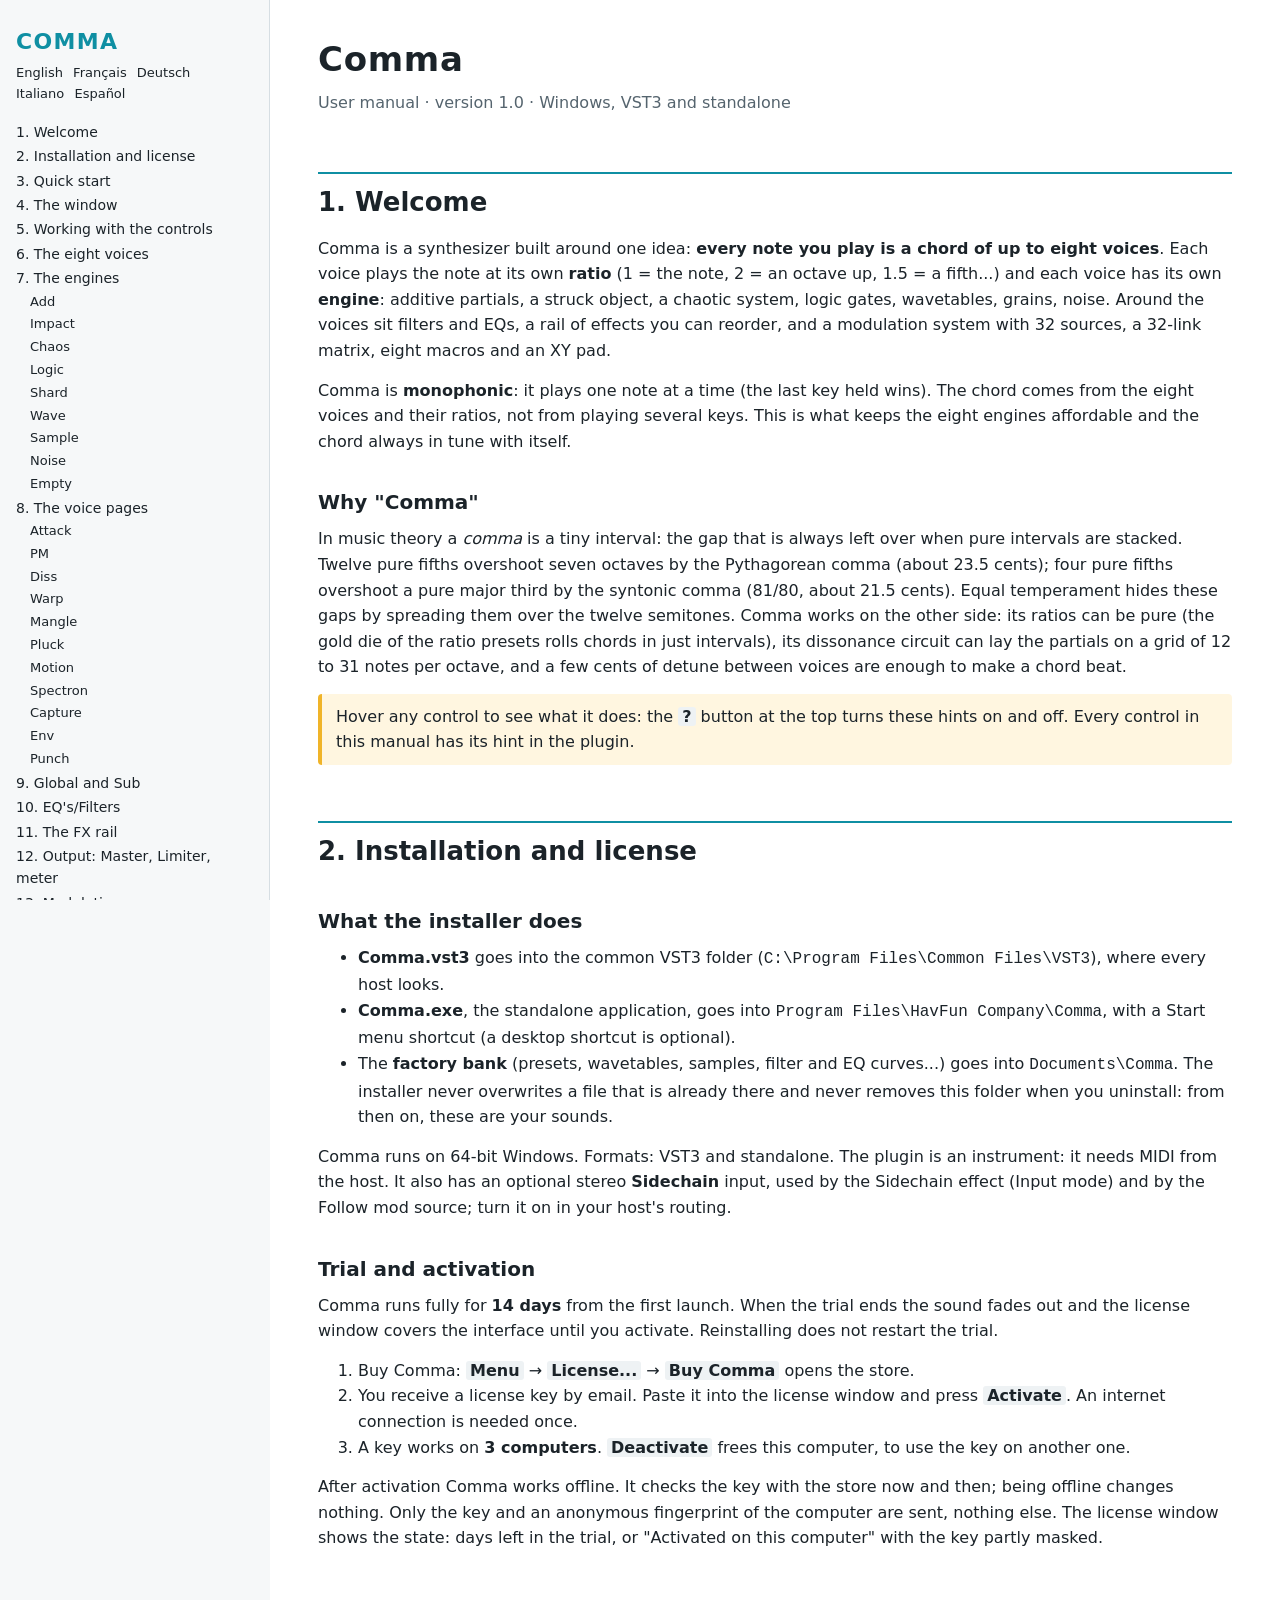
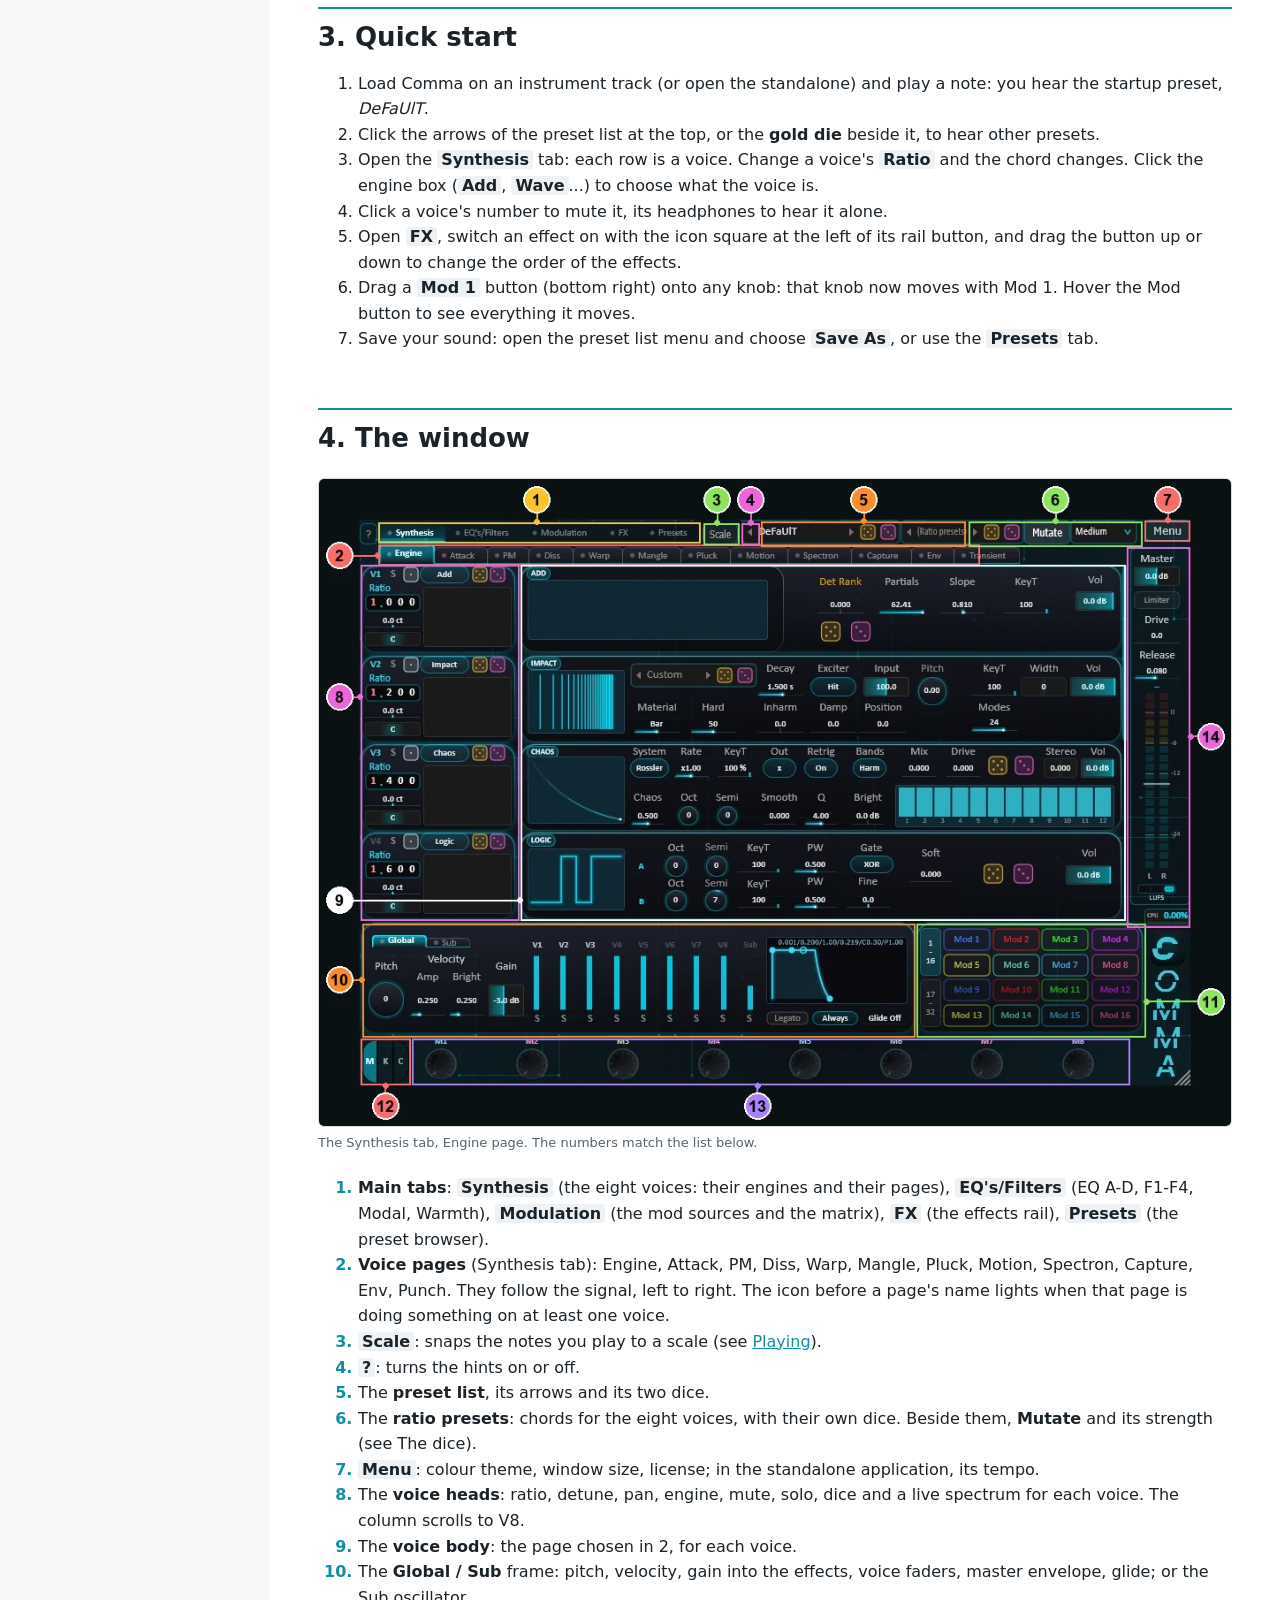
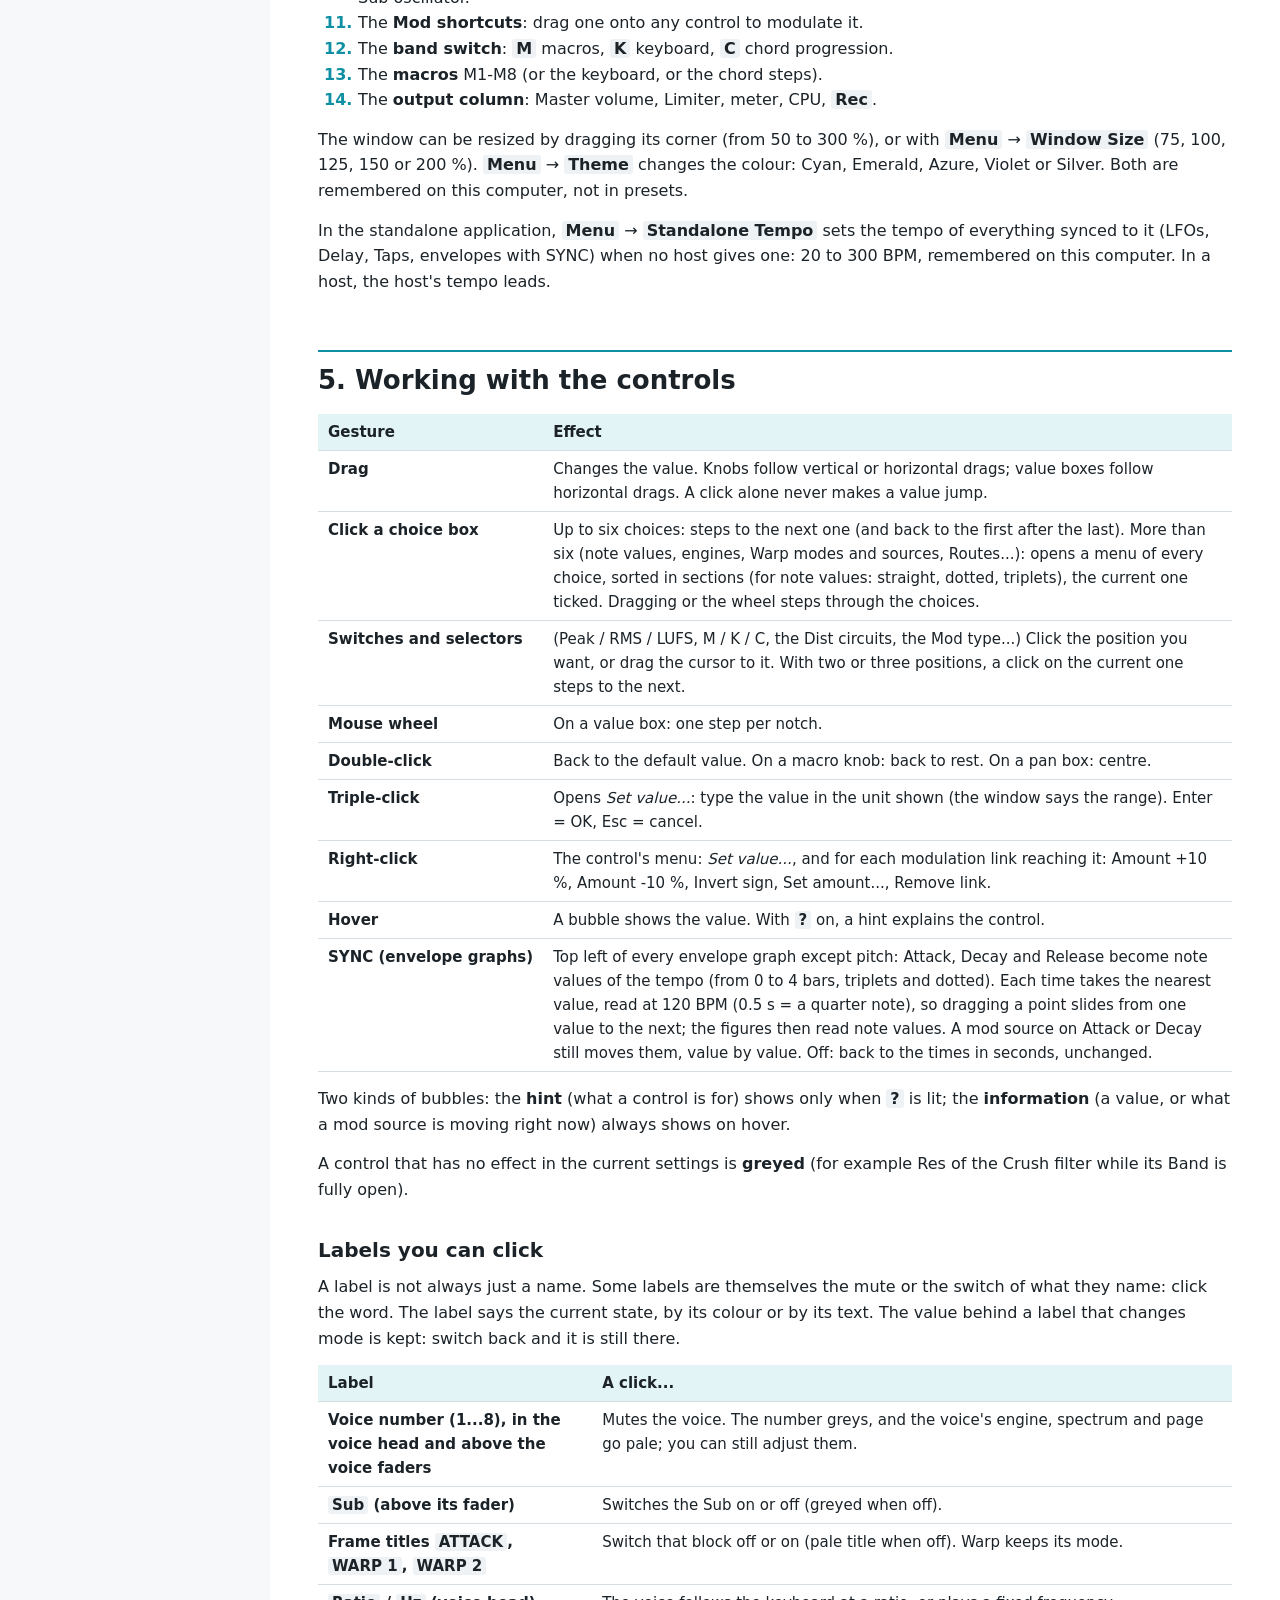
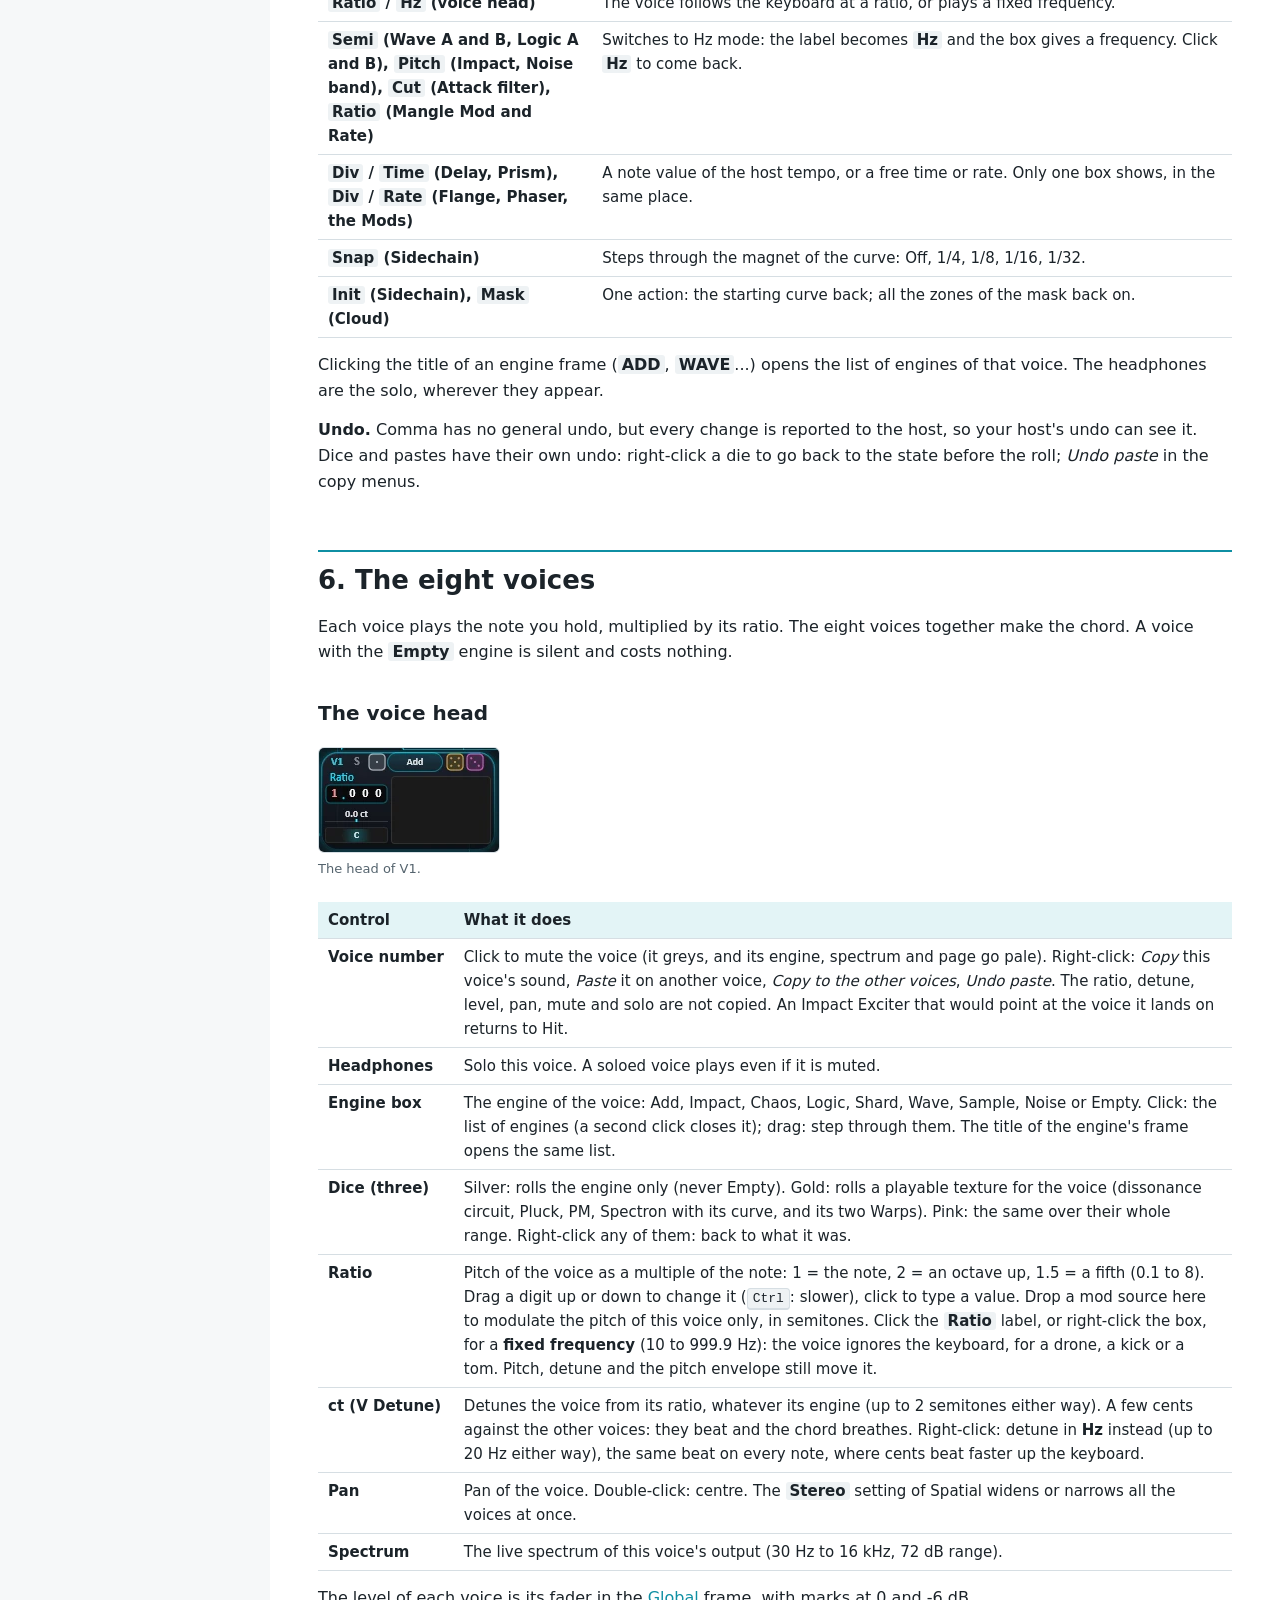
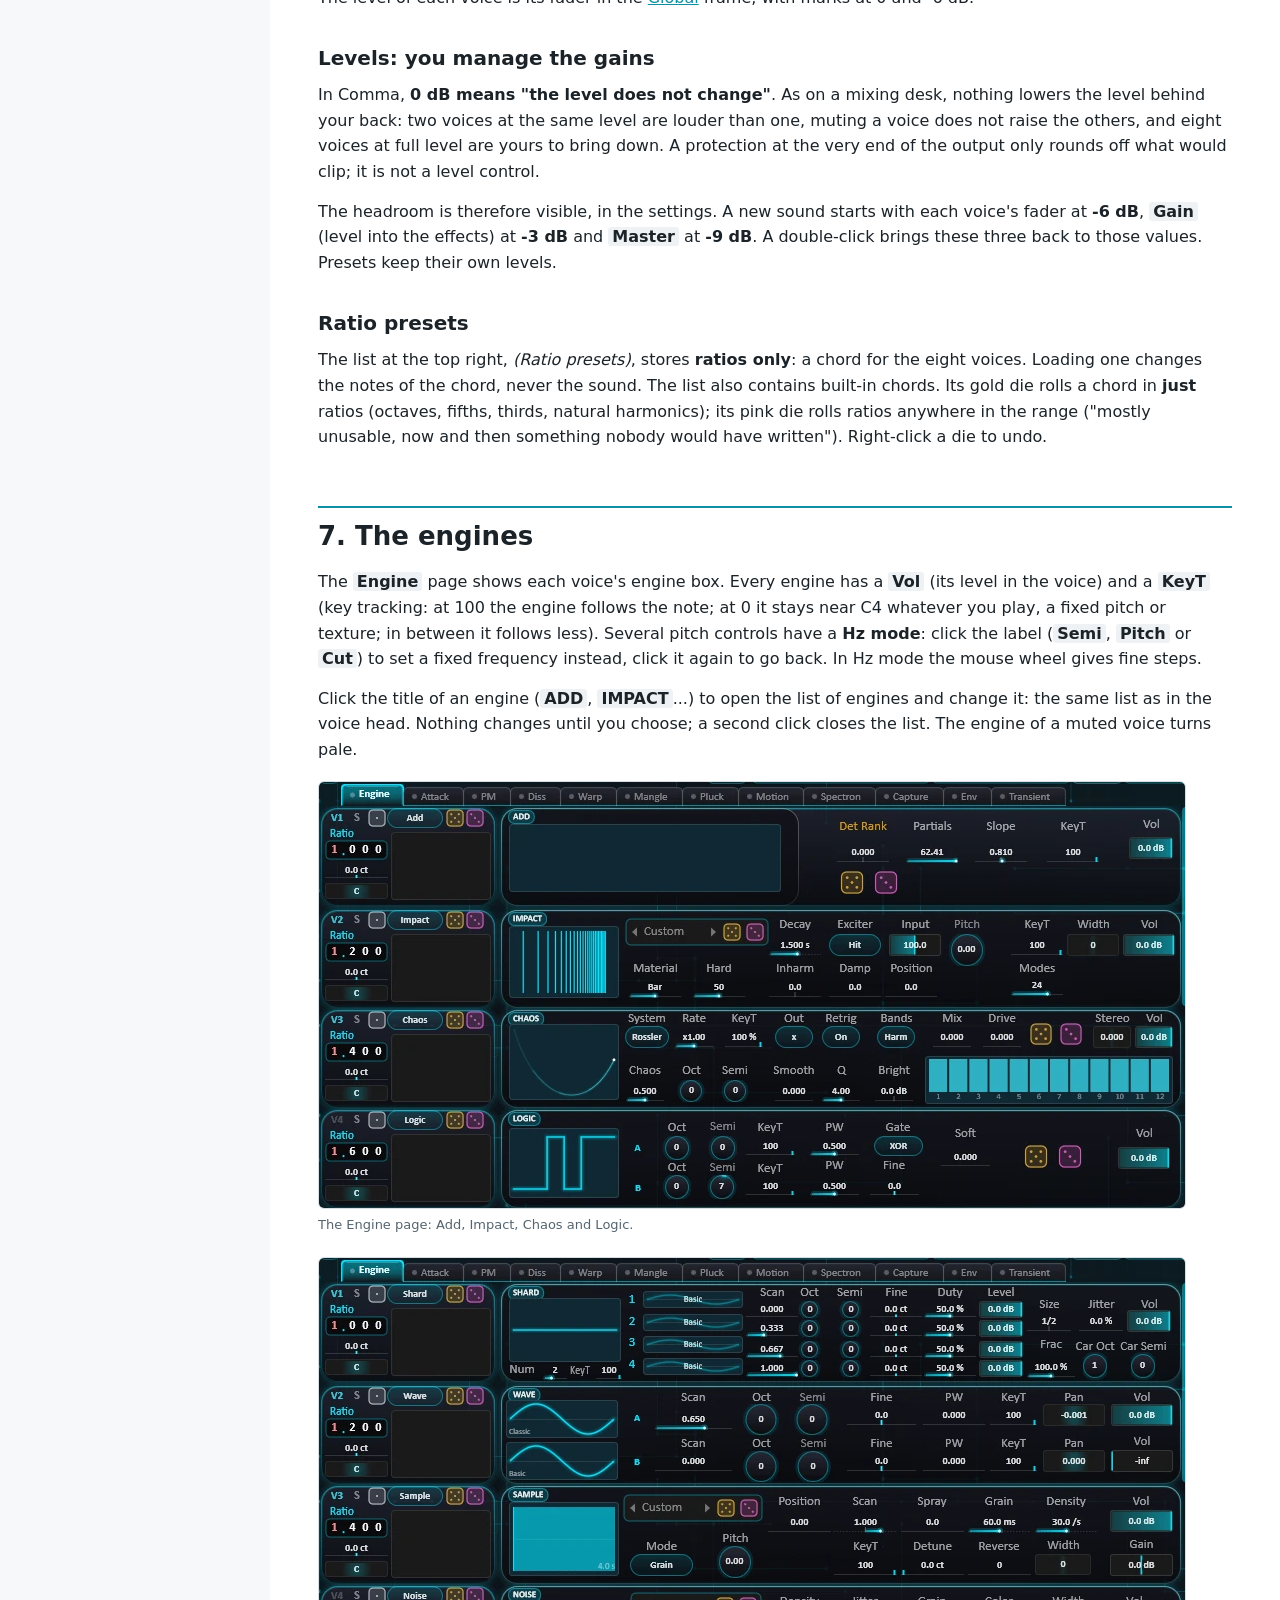
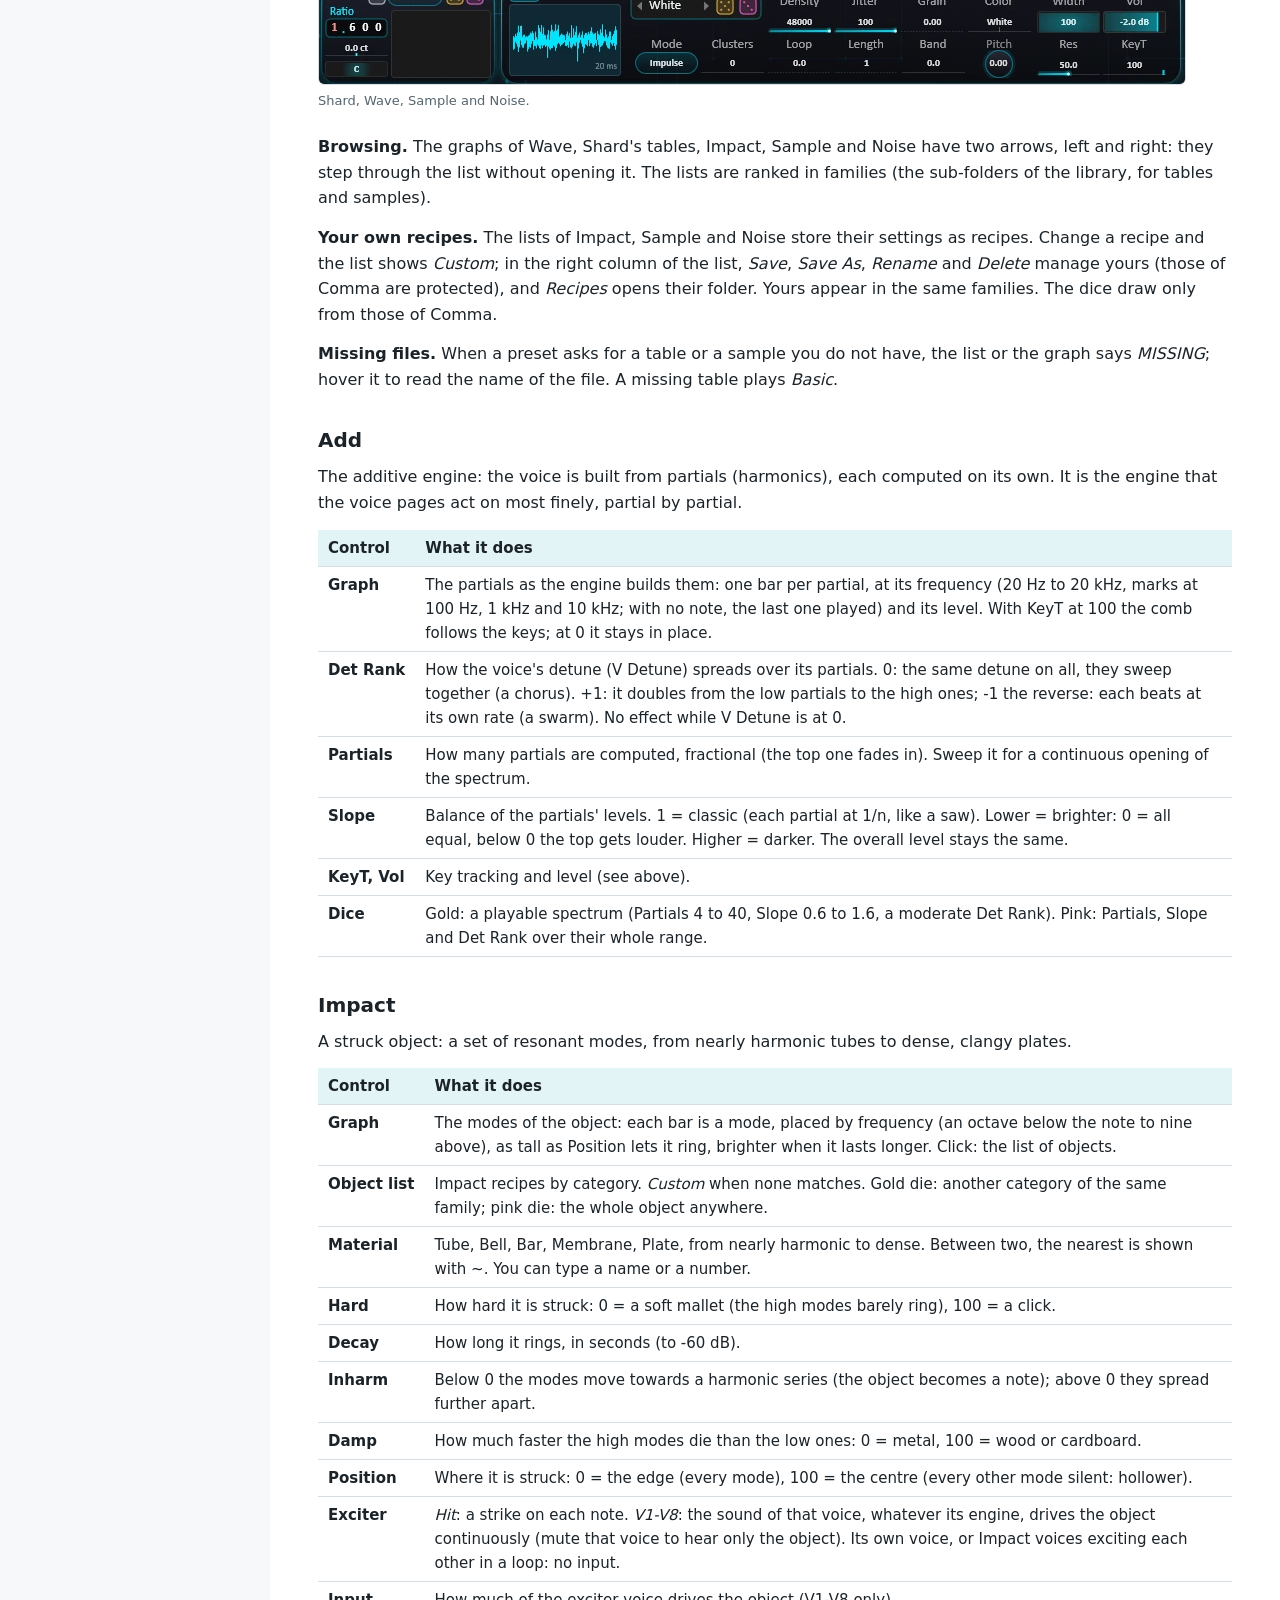
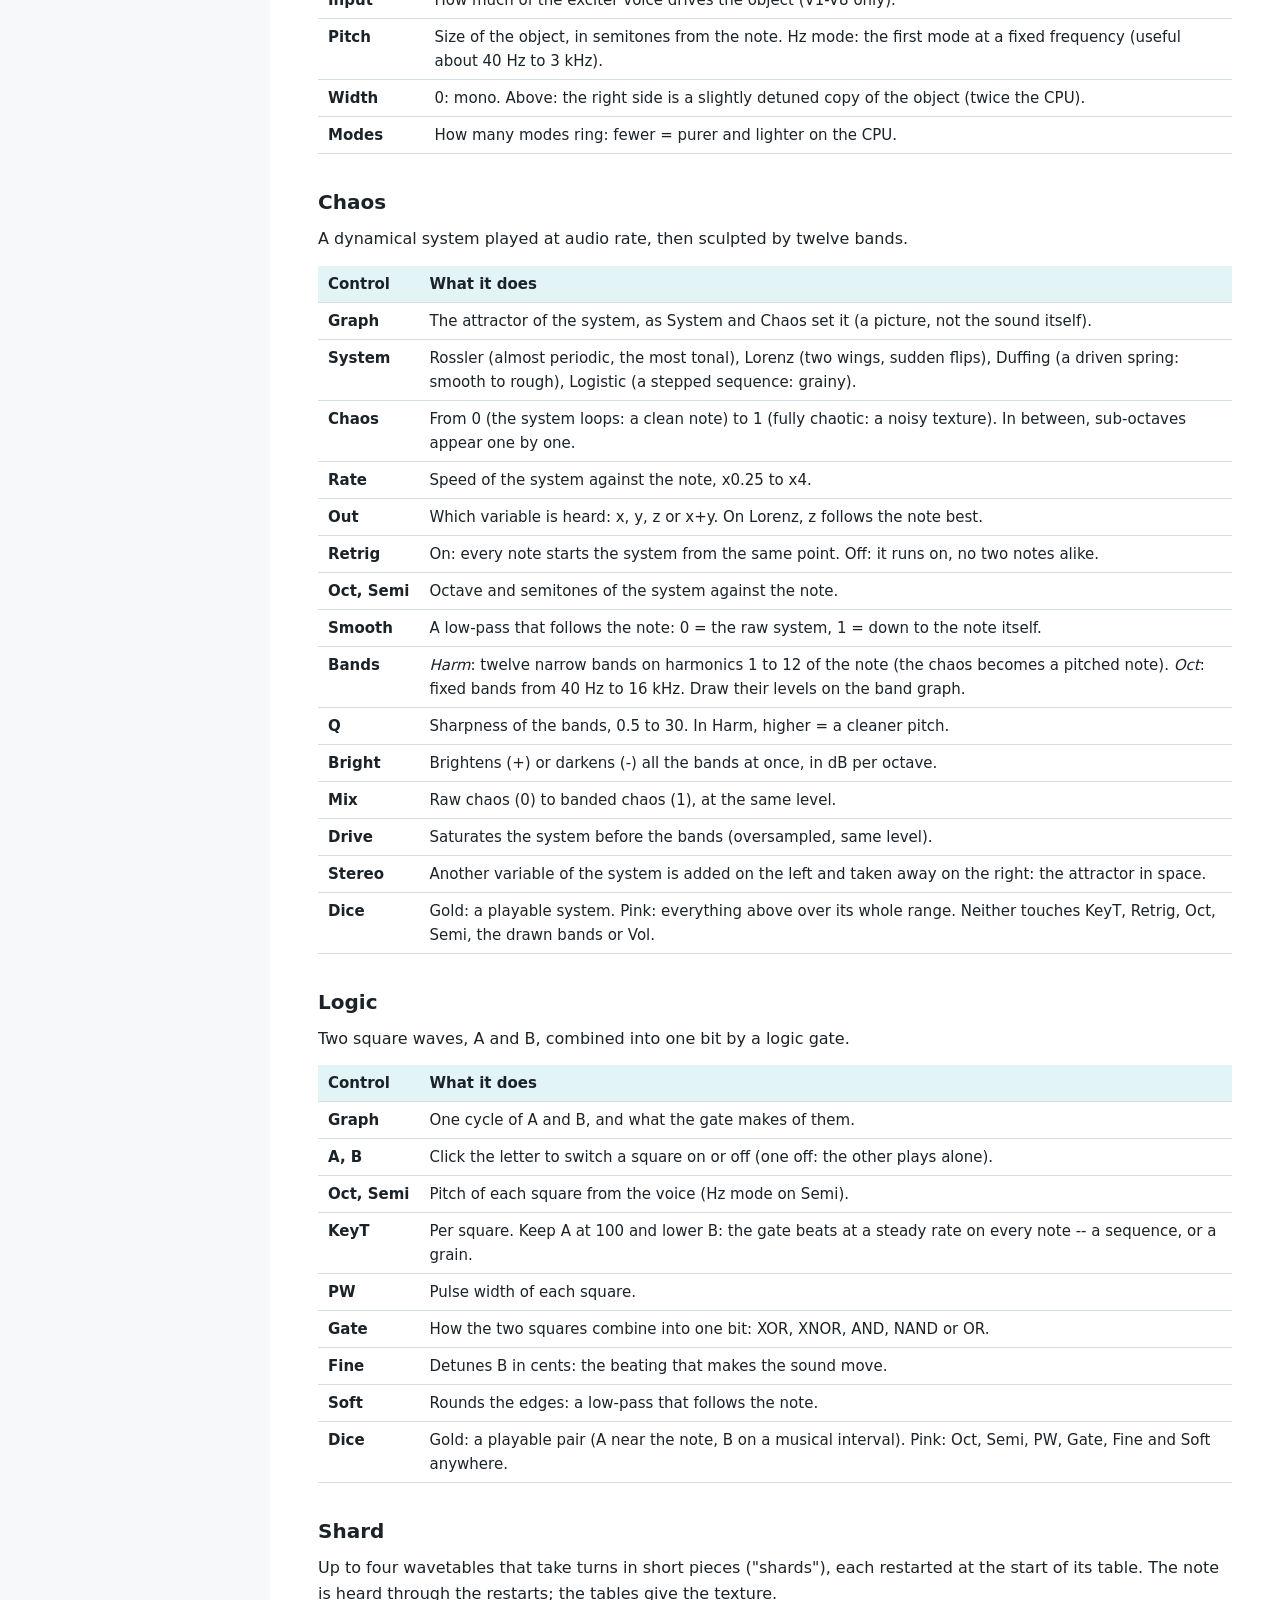
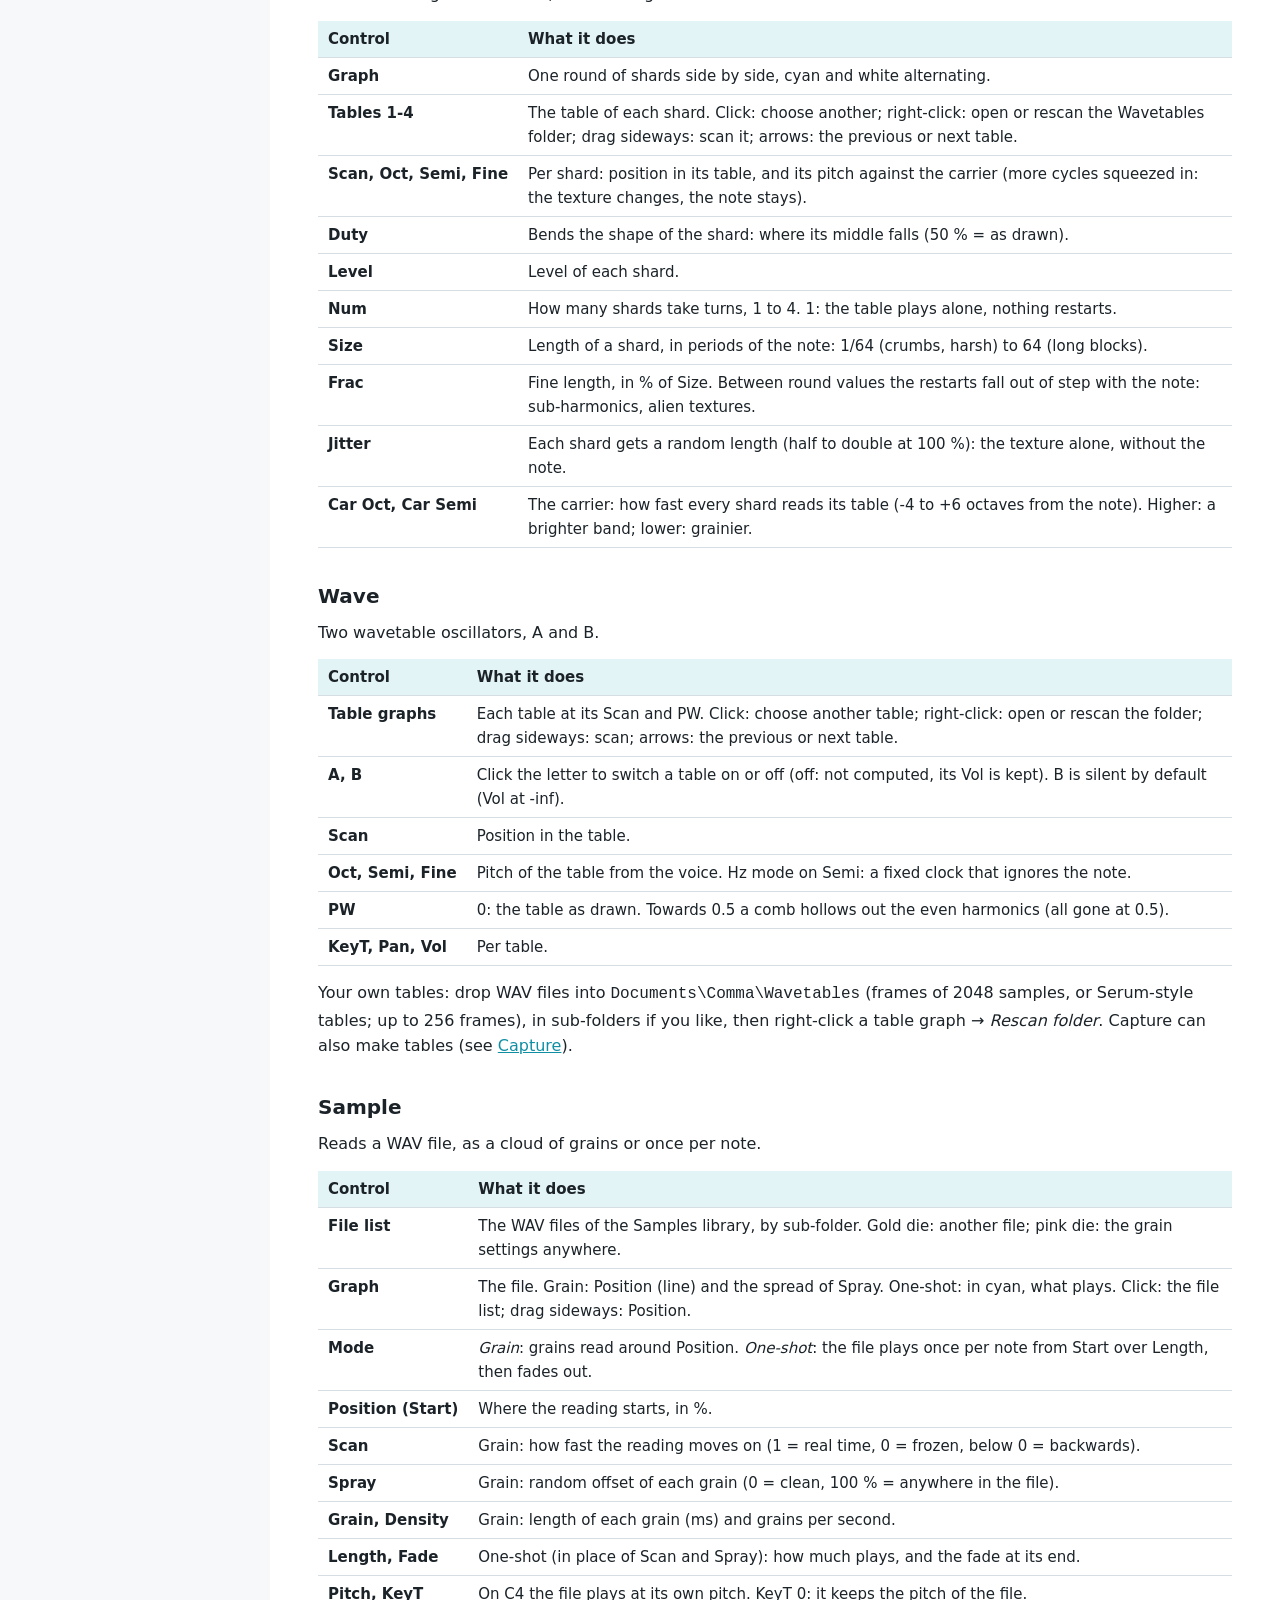
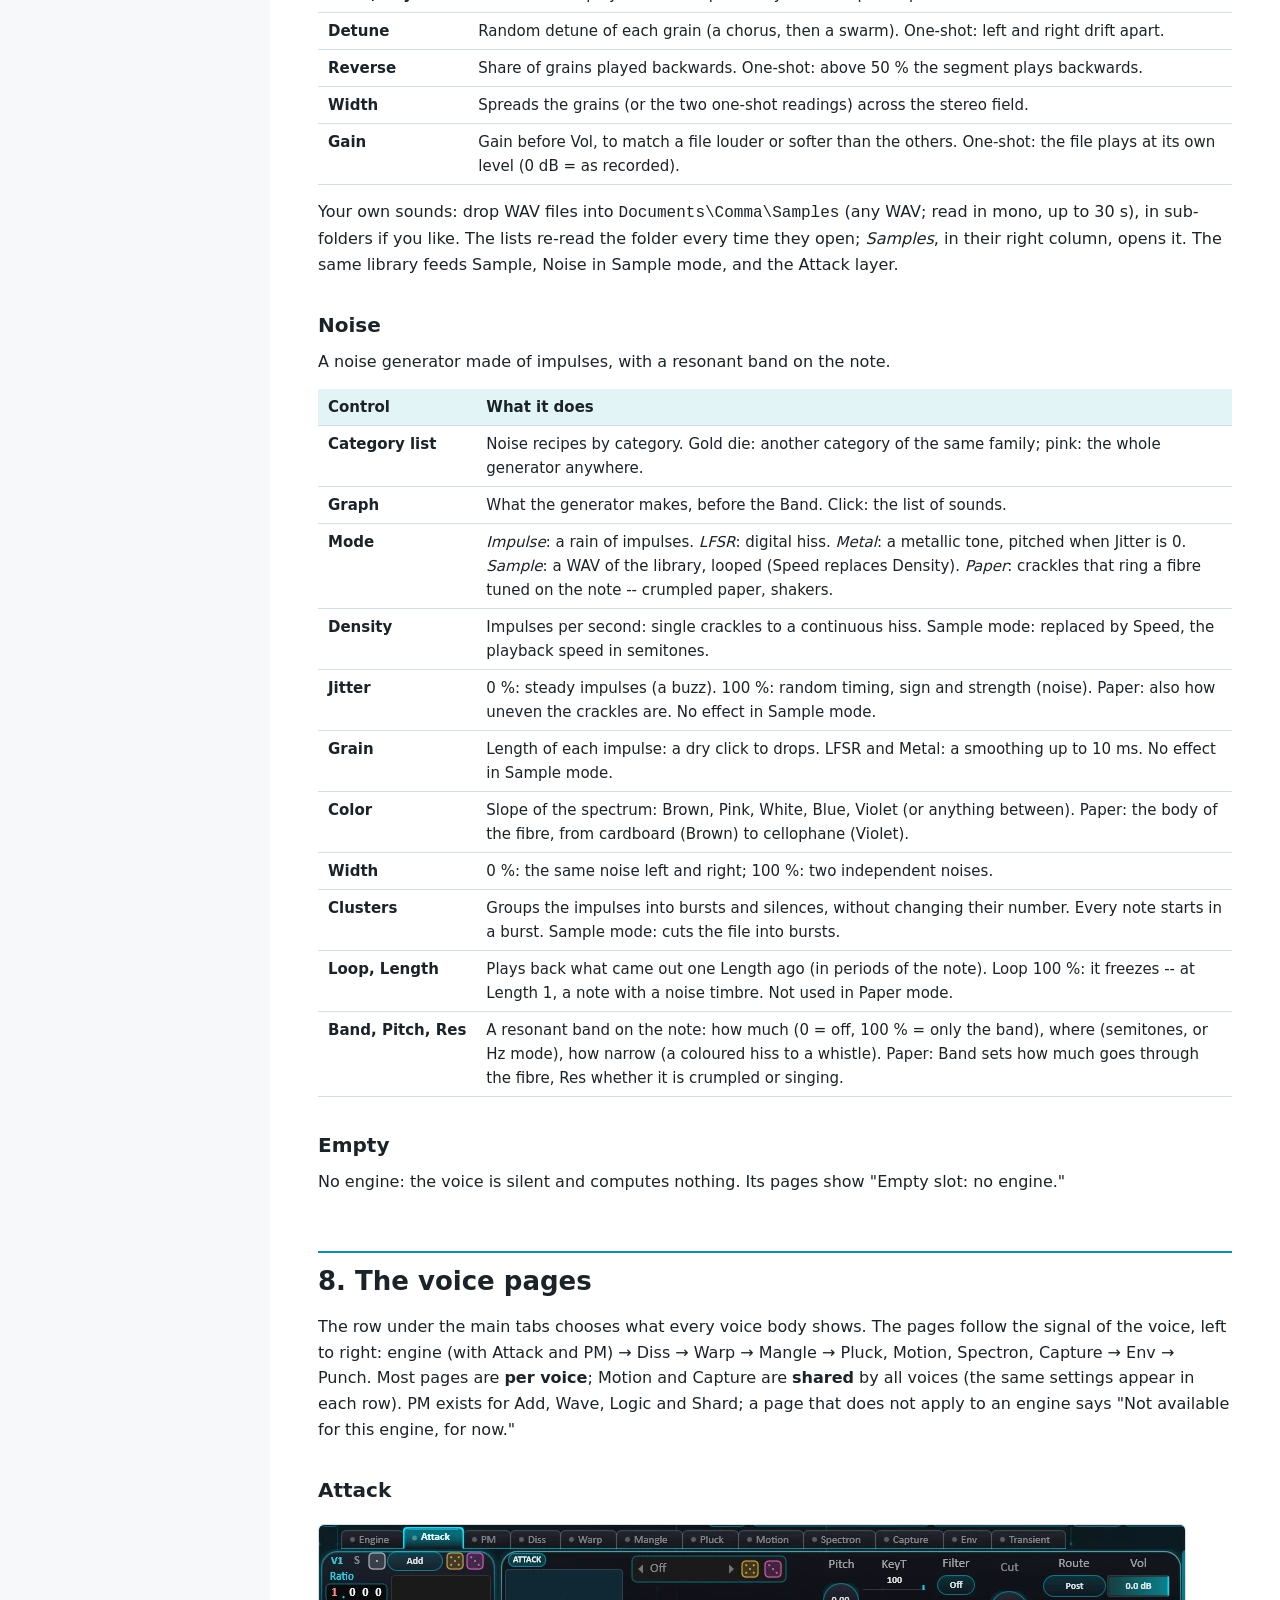
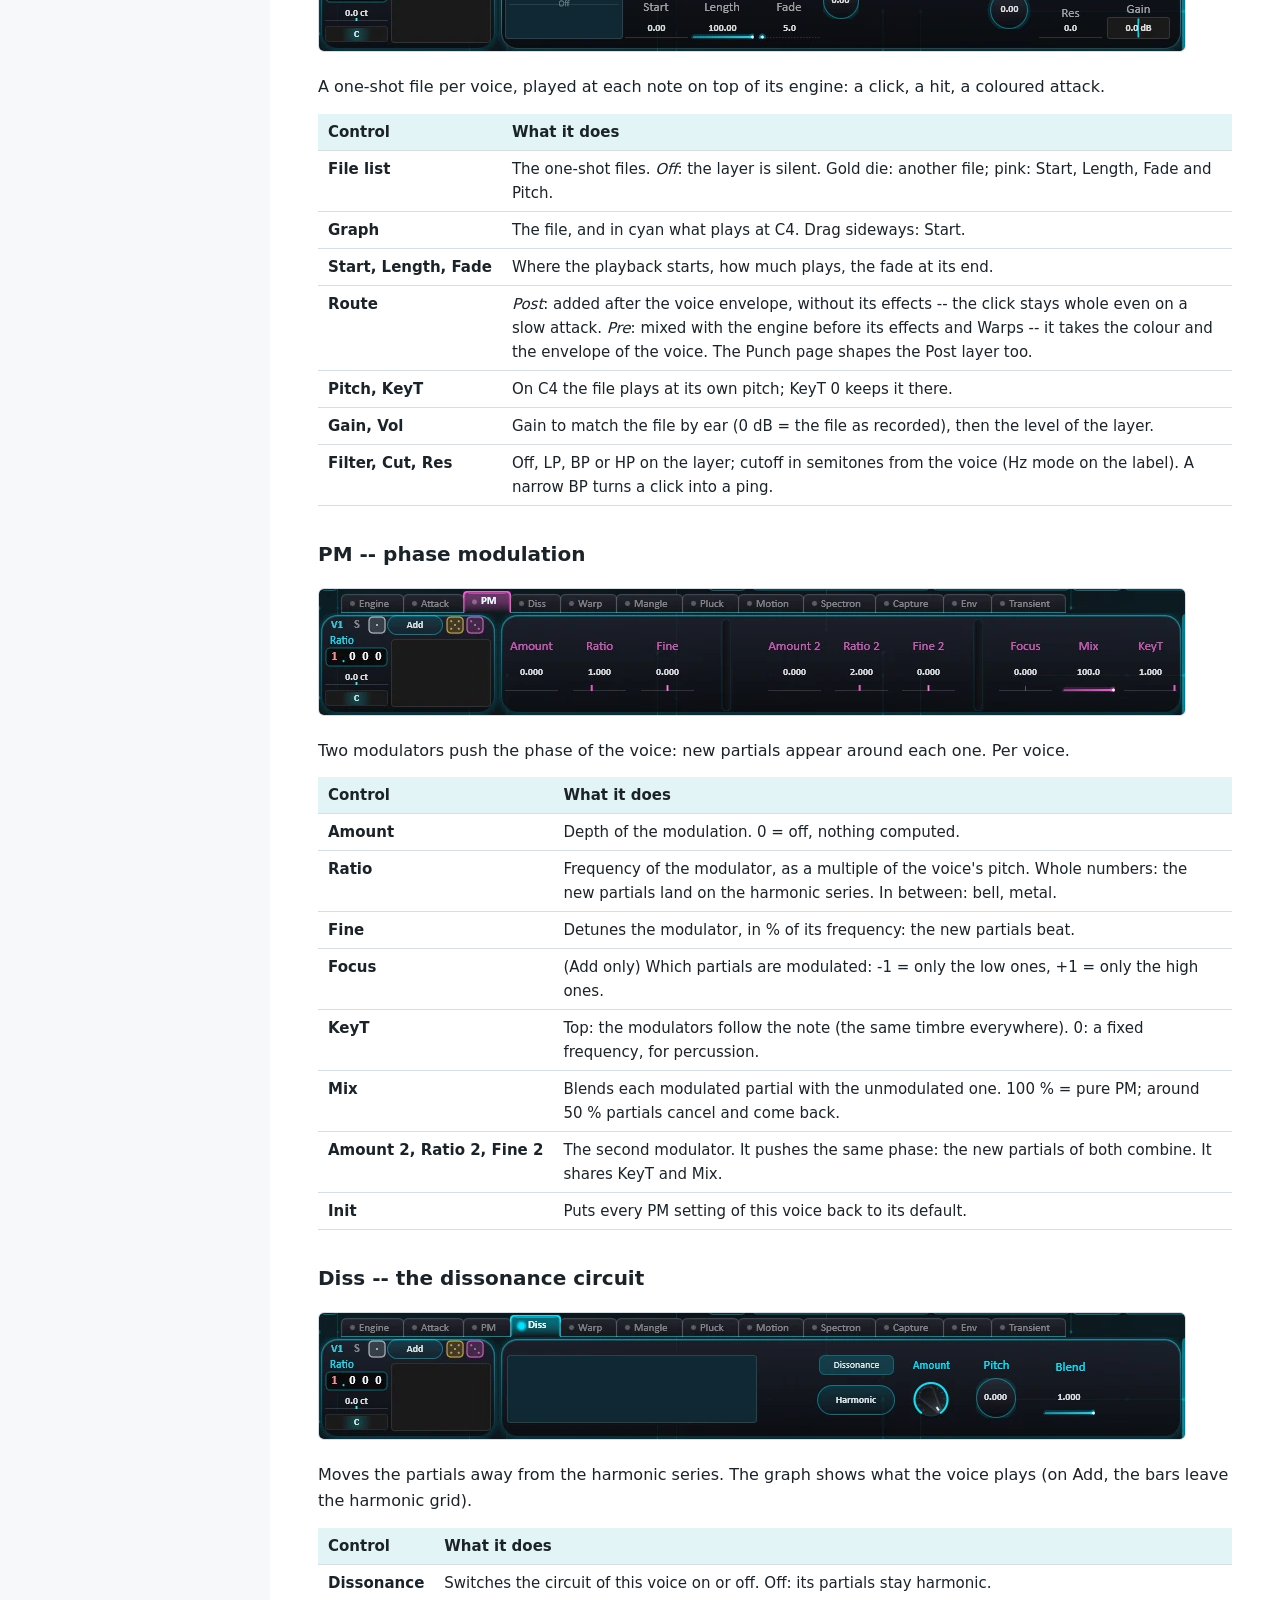
<file: manual/comma-manual-en.html>
<!doctype html>
<html lang="en">
<head>
<meta charset="utf-8">
<meta name="viewport" content="width=device-width, initial-scale=1">
<title>Comma User Manual</title>
<link rel="stylesheet" href="manuel.css">
</head>
<body>
<div class="layout">
<nav class="toc">
  <div class="brand">COMMA</div>
  <p class="langs"><a href="comma-manual-en.html">English</a> <a href="comma-manual-fr.html">Français</a> <a href="comma-manual-de.html">Deutsch</a> <a href="comma-manual-it.html">Italiano</a> <a href="comma-manual-es.html">Español</a></p>
  <ol>
    <li><a href="#welcome">1. Welcome</a></li>
    <li><a href="#install">2. Installation and license</a></li>
    <li><a href="#quick">3. Quick start</a></li>
    <li><a href="#window">4. The window</a></li>
    <li><a href="#controls">5. Working with the controls</a></li>
    <li><a href="#voices">6. The eight voices</a></li>
    <li><a href="#engines">7. The engines</a>
      <ol>
        <li><a href="#eng-add">Add</a></li><li><a href="#eng-impact">Impact</a></li><li><a href="#eng-chaos">Chaos</a></li>
        <li><a href="#eng-logic">Logic</a></li><li><a href="#eng-shard">Shard</a></li><li><a href="#eng-wave">Wave</a></li>
        <li><a href="#eng-sample">Sample</a></li><li><a href="#eng-noise">Noise</a></li><li><a href="#eng-empty">Empty</a></li>
      </ol></li>
    <li><a href="#pages">8. The voice pages</a>
      <ol>
        <li><a href="#pg-attack">Attack</a></li><li><a href="#pg-pm">PM</a></li><li><a href="#pg-diss">Diss</a></li><li><a href="#pg-warp">Warp</a></li>
        <li><a href="#pg-mangle">Mangle</a></li><li><a href="#pg-pluck">Pluck</a></li><li><a href="#pg-motion">Motion</a></li>
        <li><a href="#pg-spectron">Spectron</a></li><li><a href="#pg-capture">Capture</a></li><li><a href="#pg-env">Env</a></li>
        <li><a href="#pg-transient">Punch</a></li>
      </ol></li>
    <li><a href="#global">9. Global and Sub</a></li>
    <li><a href="#eqf">10. EQ's/Filters</a></li>
    <li><a href="#fx">11. The FX rail</a></li>
    <li><a href="#out">12. Output: Master, Limiter, meter</a></li>
    <li><a href="#mod">13. Modulation</a></li>
    <li><a href="#play">14. Playing: keyboard, chords, scale</a></li>
    <li><a href="#presets">15. Presets and banks</a></li>
    <li><a href="#dice">16. The dice</a></li>
    <li><a href="#ref">17. Quick reference</a></li>
  </ol>
</nav>

<main>
<h1>Comma</h1>
<p class="subtitle">User manual &middot; version 1.0 &middot; Windows, VST3 and standalone</p>

<!-- ============================================================ -->
<h2 id="welcome">1. Welcome</h2>
<p>Comma is a synthesizer built around one idea: <strong>every note you play is a chord of up to eight voices</strong>. Each voice
plays the note at its own <strong>ratio</strong> (1 = the note, 2 = an octave up, 1.5 = a fifth...) and each voice has its own
<strong>engine</strong>: additive partials, a struck object, a chaotic system, logic gates, wavetables, grains, noise. Around the
voices sit filters and EQs, a rail of effects you can reorder, and a modulation system with 32 sources, a 32-link matrix,
eight macros and an XY pad.</p>
<p>Comma is <strong>monophonic</strong>: it plays one note at a time (the last key held wins). The chord comes from the eight voices
and their ratios, not from playing several keys. This is what keeps the eight engines affordable and the chord always in tune
with itself.</p>
<h3>Why "Comma"</h3>
<p>In music theory a <em>comma</em> is a tiny interval: the gap that is always left over when pure intervals are stacked. Twelve
pure fifths overshoot seven octaves by the Pythagorean comma (about 23.5 cents); four pure fifths overshoot a pure major third by the
syntonic comma (81/80, about 21.5 cents). Equal temperament hides these gaps by spreading them over the twelve semitones.
Comma works on the other side: its ratios can be pure (the gold die of the ratio presets rolls chords in just intervals), its
dissonance circuit can lay the partials on a grid of 12 to 31 notes per octave, and a few cents of detune between voices are
enough to make a chord beat.</p>
<div class="note">Hover any control to see what it does: the <span class="ui">?</span> button at the top turns these hints on
and off. Every control in this manual has its hint in the plugin.</div>

<!-- ============================================================ -->
<h2 id="install">2. Installation and license</h2>
<h3>What the installer does</h3>
<ul>
  <li><strong>Comma.vst3</strong> goes into the common VST3 folder (<code>C:\Program Files\Common Files\VST3</code>), where every host looks.</li>
  <li><strong>Comma.exe</strong>, the standalone application, goes into <code>Program Files\HavFun Company\Comma</code>, with a Start menu
      shortcut (a desktop shortcut is optional).</li>
  <li>The <strong>factory bank</strong> (presets, wavetables, samples, filter and EQ curves...) goes into <code>Documents\Comma</code>.
      The installer never overwrites a file that is already there and never removes this folder when you uninstall: from then on,
      these are your sounds.</li>
</ul>
<p>Comma runs on 64-bit Windows. Formats: VST3 and standalone. The plugin is an instrument: it needs MIDI from the host. It also has an
optional stereo <strong>Sidechain</strong> input, used by the Sidechain effect (Input mode) and by the Follow mod source; turn it on in
your host's routing.</p>

<h3>Trial and activation</h3>
<p>Comma runs fully for <strong>14 days</strong> from the first launch. When the trial ends the sound fades out and the license
window covers the interface until you activate. Reinstalling does not restart the trial.</p>
<ol>
  <li>Buy Comma: <span class="ui">Menu</span> &rarr; <span class="ui">License...</span> &rarr; <span class="ui">Buy Comma</span> opens the store.</li>
  <li>You receive a license key by email. Paste it into the license window and press <span class="ui">Activate</span>.
      An internet connection is needed once.</li>
  <li>A key works on <strong>3 computers</strong>. <span class="ui">Deactivate</span> frees this computer, to use the key on another one.</li>
</ol>
<p>After activation Comma works offline. It checks the key with the store now and then; being offline changes nothing. Only the key
and an anonymous fingerprint of the computer are sent, nothing else. The license window shows the state: days left in the trial, or
"Activated on this computer" with the key partly masked.</p>

<!-- ============================================================ -->
<h2 id="quick">3. Quick start</h2>
<ol>
  <li>Load Comma on an instrument track (or open the standalone) and play a note: you hear the startup preset, <em>DeFaUlT</em>.</li>
  <li>Click the arrows of the preset list at the top, or the <strong>gold die</strong> beside it, to hear other presets.</li>
  <li>Open the <span class="ui">Synthesis</span> tab: each row is a voice. Change a voice's <span class="ui">Ratio</span> and the
      chord changes. Click the engine box (<span class="ui">Add</span>, <span class="ui">Wave</span>...) to choose what the voice is.</li>
  <li>Click a voice's number to mute it, its headphones to hear it alone.</li>
  <li>Open <span class="ui">FX</span>, switch an effect on with the icon square at the left of its rail button, and drag the button up or
      down to change the order of the effects.</li>
  <li>Drag a <span class="ui">Mod 1</span> button (bottom right) onto any knob: that knob now moves with Mod 1. Hover the Mod button
      to see everything it moves.</li>
  <li>Save your sound: open the preset list menu and choose <span class="ui">Save As</span>, or use the <span class="ui">Presets</span> tab.</li>
</ol>

<!-- ============================================================ -->
<h2 id="window">4. The window</h2>
<figure><img src="img/overview.webp" alt="The Comma window with numbered areas">
<figcaption>The Synthesis tab, Engine page. The numbers match the list below.</figcaption></figure>
<ol class="callouts">
  <li><strong>Main tabs</strong>: <span class="ui">Synthesis</span> (the eight voices: their engines and their pages),
      <span class="ui">EQ's/Filters</span> (EQ A-D, F1-F4, Modal, Warmth), <span class="ui">Modulation</span> (the mod sources and the
      matrix), <span class="ui">FX</span> (the effects rail), <span class="ui">Presets</span> (the preset browser).</li>
  <li><strong>Voice pages</strong> (Synthesis tab): Engine, Attack, PM, Diss, Warp, Mangle, Pluck, Motion, Spectron, Capture, Env, Punch. They
      follow the signal, left to right. The icon before a page's name lights when that page is doing something on at least one voice.</li>
  <li><span class="ui">Scale</span>: snaps the notes you play to a scale (see <a href="#play">Playing</a>).</li>
  <li><span class="ui">?</span>: turns the hints on or off.</li>
  <li>The <strong>preset list</strong>, its arrows and its two dice.</li>
  <li>The <strong>ratio presets</strong>: chords for the eight voices, with their own dice. Beside them, <strong>Mutate</strong> and its strength (see The dice).</li>
  <li><span class="ui">Menu</span>: colour theme, window size, license; in the standalone application, its tempo.</li>
  <li>The <strong>voice heads</strong>: ratio, detune, pan, engine, mute, solo, dice and a live spectrum for each voice. The column scrolls to V8.</li>
  <li>The <strong>voice body</strong>: the page chosen in 2, for each voice.</li>
  <li>The <strong>Global / Sub</strong> frame: pitch, velocity, gain into the effects, voice faders, master envelope, glide; or the Sub oscillator.</li>
  <li>The <strong>Mod shortcuts</strong>: drag one onto any control to modulate it.</li>
  <li>The <strong>band switch</strong>: <span class="ui">M</span> macros, <span class="ui">K</span> keyboard, <span class="ui">C</span> chord progression.</li>
  <li>The <strong>macros</strong> M1-M8 (or the keyboard, or the chord steps).</li>
  <li>The <strong>output column</strong>: Master volume, Limiter, meter, CPU, <span class="ui">Rec</span>.</li>
</ol>
<p>The window can be resized by dragging its corner (from 50 to 300 %), or with <span class="ui">Menu</span> &rarr;
<span class="ui">Window Size</span> (75, 100, 125, 150 or 200 %). <span class="ui">Menu</span> &rarr; <span class="ui">Theme</span>
changes the colour: Cyan, Emerald, Azure, Violet or Silver. Both are remembered on this computer, not in presets.</p>
<p>In the standalone application, <span class="ui">Menu</span> &rarr; <span class="ui">Standalone Tempo</span> sets the tempo
of everything synced to it (LFOs, Delay, Taps, envelopes with SYNC) when no host gives one: 20 to 300 BPM, remembered on this computer.
In a host, the host's tempo leads.</p>

<!-- ============================================================ -->
<h2 id="controls">5. Working with the controls</h2>
<table>
  <tr><th>Gesture</th><th>Effect</th></tr>
  <tr><td>Drag</td><td>Changes the value. Knobs follow vertical or horizontal drags; value boxes follow horizontal drags. A click alone never makes a value jump.</td></tr>
  <tr><td>Click a choice box</td><td>Up to six choices: steps to the next one (and back to the first after the last). More than six (note values, engines, Warp modes and sources, Routes...): opens a menu of every choice, sorted in sections (for note values: straight, dotted, triplets), the current one ticked. Dragging or the wheel steps through the choices.</td></tr>
  <tr><td>Switches and selectors</td><td>(Peak / RMS / LUFS, M / K / C, the Dist circuits, the Mod type...) Click the position you want, or drag the cursor to it. With two or three positions, a click on the current one steps to the next.</td></tr>
  <tr><td>Mouse wheel</td><td>On a value box: one step per notch.</td></tr>
  <tr><td>Double-click</td><td>Back to the default value. On a macro knob: back to rest. On a pan box: centre.</td></tr>
  <tr><td>Triple-click</td><td>Opens <em>Set value...</em>: type the value in the unit shown (the window says the range). Enter = OK, Esc = cancel.</td></tr>
  <tr><td>Right-click</td><td>The control's menu: <em>Set value...</em>, and for each modulation link reaching it: Amount +10 %, Amount -10 %, Invert sign, Set amount..., Remove link.</td></tr>
  <tr><td>Hover</td><td>A bubble shows the value. With <span class="ui">?</span> on, a hint explains the control.</td></tr>
  <tr><td>SYNC (envelope graphs)</td><td>Top left of every envelope graph except pitch: Attack, Decay and Release become note values of the tempo (from 0 to 4 bars, triplets and dotted). Each time takes the nearest value, read at 120 BPM (0.5 s = a quarter note), so dragging a point slides from one value to the next; the figures then read note values. A mod source on Attack or Decay still moves them, value by value. Off: back to the times in seconds, unchanged.</td></tr>
</table>
<p>Two kinds of bubbles: the <strong>hint</strong> (what a control is for) shows only when <span class="ui">?</span> is lit; the
<strong>information</strong> (a value, or what a mod source is moving right now) always shows on hover.</p>
<p>A control that has no effect in the current settings is <strong>greyed</strong> (for example Res of the Crush filter while
its Band is fully open).</p>
<h3>Labels you can click</h3>
<p>A label is not always just a name. Some labels are themselves the mute or the switch of what they name: click the word. The label
says the current state, by its colour or by its text. The value behind a label that changes mode is kept: switch back and it is still there.</p>
<table class="col-libre">
  <tr><th>Label</th><th>A click...</th></tr>
  <tr><td>Voice number (1...8), in the voice head and above the voice faders</td><td>Mutes the voice. The number greys, and the voice's engine, spectrum and page go pale; you can still adjust them.</td></tr>
  <tr><td><span class="ui">Sub</span> (above its fader)</td><td>Switches the Sub on or off (greyed when off).</td></tr>
  <tr><td>Frame titles <span class="ui">ATTACK</span>, <span class="ui">WARP 1</span>, <span class="ui">WARP 2</span></td><td>Switch that block off or on (pale title when off). Warp keeps its mode.</td></tr>
  <tr><td><span class="ui">Ratio</span> / <span class="ui">Hz</span> (voice head)</td><td>The voice follows the keyboard at a ratio, or plays a fixed frequency.</td></tr>
  <tr><td><span class="ui">Semi</span> (Wave A and B, Logic A and B), <span class="ui">Pitch</span> (Impact, Noise band), <span class="ui">Cut</span> (Attack filter), <span class="ui">Ratio</span> (Mangle Mod and Rate)</td><td>Switches to Hz mode: the label becomes <span class="ui">Hz</span> and the box gives a frequency. Click <span class="ui">Hz</span> to come back.</td></tr>
  <tr><td><span class="ui">Div</span> / <span class="ui">Time</span> (Delay, Prism), <span class="ui">Div</span> / <span class="ui">Rate</span> (Flange, Phaser, the Mods)</td><td>A note value of the host tempo, or a free time or rate. Only one box shows, in the same place.</td></tr>
  <tr><td><span class="ui">Snap</span> (Sidechain)</td><td>Steps through the magnet of the curve: Off, 1/4, 1/8, 1/16, 1/32.</td></tr>
  <tr><td><span class="ui">Init</span> (Sidechain), <span class="ui">Mask</span> (Cloud)</td><td>One action: the starting curve back; all the zones of the mask back on.</td></tr>
</table>
<p>Clicking the title of an engine frame (<span class="ui">ADD</span>, <span class="ui">WAVE</span>...) opens the list of engines of that voice.
The headphones are the solo, wherever they appear.</p>
<p><strong>Undo.</strong> Comma has no general undo, but every change is reported to the host, so your host's undo can see it.
Dice and pastes have their own undo: right-click a die to go back to the state before the roll; <em>Undo paste</em> in the
copy menus.</p>

<!-- ============================================================ -->
<h2 id="voices">6. The eight voices</h2>
<p>Each voice plays the note you hold, multiplied by its ratio. The eight voices together make the chord. A voice with the
<span class="ui">Empty</span> engine is silent and costs nothing.</p>

<h3>The voice head</h3>
<figure><img src="img/voice-head.webp" alt="The head of voice V1"><figcaption>The head of V1.</figcaption></figure>
<table>
  <tr><th>Control</th><th>What it does</th></tr>
  <tr><td>Voice number</td><td>Click to mute the voice (it greys, and its engine, spectrum and page go pale). Right-click: <em>Copy</em> this voice's sound, <em>Paste</em> it on another voice, <em>Copy to the other voices</em>, <em>Undo paste</em>. The ratio, detune, level, pan, mute and solo are not copied. An Impact Exciter that would point at the voice it lands on returns to Hit.</td></tr>
  <tr><td>Headphones</td><td>Solo this voice. A soloed voice plays even if it is muted.</td></tr>
  <tr><td>Engine box</td><td>The engine of the voice: Add, Impact, Chaos, Logic, Shard, Wave, Sample, Noise or Empty. Click: the list of engines (a second click closes it); drag: step through them. The title of the engine's frame opens the same list.</td></tr>
  <tr><td>Dice (three)</td><td>Silver: rolls the engine only (never Empty). Gold: rolls a playable texture for the voice (dissonance circuit, Pluck, PM, Spectron with its curve, and its two Warps). Pink: the same over their whole range. Right-click any of them: back to what it was.</td></tr>
  <tr><td>Ratio</td><td>Pitch of the voice as a multiple of the note: 1 = the note, 2 = an octave up, 1.5 = a fifth (0.1 to 8). Drag a digit up or down to change it (<kbd>Ctrl</kbd>: slower), click to type a value. Drop a mod source here to modulate the pitch of this voice only, in semitones. Click the <span class="ui">Ratio</span> label, or right-click the box, for a <strong>fixed frequency</strong> (10 to 999.9 Hz): the voice ignores the keyboard, for a drone, a kick or a tom. Pitch, detune and the pitch envelope still move it.</td></tr>
  <tr><td>ct (V Detune)</td><td>Detunes the voice from its ratio, whatever its engine (up to 2 semitones either way). A few cents against the other voices: they beat and the chord breathes. Right-click: detune in <strong>Hz</strong> instead (up to 20 Hz either way), the same beat on every note, where cents beat faster up the keyboard.</td></tr>
  <tr><td>Pan</td><td>Pan of the voice. Double-click: centre. The <span class="ui">Stereo</span> setting of Spatial widens or narrows all the voices at once.</td></tr>
  <tr><td>Spectrum</td><td>The live spectrum of this voice's output (30 Hz to 16 kHz, 72 dB range).</td></tr>
</table>
<p>The level of each voice is its fader in the <a href="#global">Global</a> frame, with marks at 0 and -6 dB.</p>

<h3>Levels: you manage the gains</h3>
<p>In Comma, <strong>0 dB means "the level does not change"</strong>. As on a mixing desk, nothing lowers the level behind your back: two
voices at the same level are louder than one, muting a voice does not raise the others, and eight voices at full level are yours to bring down.
A protection at the very end of the output only rounds off what would clip; it is not a level control.</p>
<p>The headroom is therefore visible, in the settings. A new sound starts with each voice's fader at <strong>-6 dB</strong>,
<span class="ui">Gain</span> (level into the effects) at <strong>-3 dB</strong> and <span class="ui">Master</span> at <strong>-9 dB</strong>.
A double-click brings these three back to those values. Presets keep their own levels.</p>

<h3>Ratio presets</h3>
<p>The list at the top right, <em>(Ratio presets)</em>, stores <strong>ratios only</strong>: a chord for the eight voices. Loading one
changes the notes of the chord, never the sound. The list also contains built-in chords. Its gold die rolls a chord in
<strong>just</strong> ratios (octaves, fifths, thirds, natural harmonics); its pink die rolls ratios anywhere in the range
("mostly unusable, now and then something nobody would have written"). Right-click a die to undo.</p>

<!-- ============================================================ -->
<h2 id="engines">7. The engines</h2>
<p>The <span class="ui">Engine</span> page shows each voice's engine box. Every engine has a <span class="ui">Vol</span> (its level in the
voice) and a <span class="ui">KeyT</span> (key tracking: at 100 the engine follows the note; at 0 it stays near C4 whatever you play, a fixed
pitch or texture; in between it follows less). Several pitch controls have a <strong>Hz mode</strong>: click the label
(<span class="ui">Semi</span>, <span class="ui">Pitch</span> or <span class="ui">Cut</span>) to set a fixed frequency instead, click it again to go back.
In Hz mode the mouse wheel gives fine steps.</p>
<p>Click the title of an engine (<span class="ui">ADD</span>, <span class="ui">IMPACT</span>...) to open the list of engines and change it: the same list as in the voice head. Nothing changes until you choose; a second click closes the list. The engine of a muted voice turns pale.</p>
<figure><img src="img/engines-a.webp" alt="Add, Impact, Chaos and Logic engines"><figcaption>The Engine page: Add, Impact, Chaos and Logic.</figcaption></figure>
<figure><img src="img/engines-b.webp" alt="Shard, Wave, Sample and Noise engines"><figcaption>Shard, Wave, Sample and Noise.</figcaption></figure>
<p><strong>Browsing.</strong> The graphs of Wave, Shard's tables, Impact, Sample and Noise have two arrows, left and right: they step through the list without opening it. The lists are ranked in families (the sub-folders of the library, for tables and samples).</p>
<p><strong>Your own recipes.</strong> The lists of Impact, Sample and Noise store their settings as recipes. Change a recipe and the list shows <em>Custom</em>; in the right column of the list, <em>Save</em>, <em>Save As</em>, <em>Rename</em> and <em>Delete</em> manage yours (those of Comma are protected), and <em>Recipes</em> opens their folder. Yours appear in the same families. The dice draw only from those of Comma.</p>
<p><strong>Missing files.</strong> When a preset asks for a table or a sample you do not have, the list or the graph says <em>MISSING</em>; hover it to read the name of the file. A missing table plays <em>Basic</em>.</p>

<h3 id="eng-add">Add</h3>
<p>The additive engine: the voice is built from partials (harmonics), each computed on its own. It is the engine that the voice pages
act on most finely, partial by partial.</p>
<table>
  <tr><th>Control</th><th>What it does</th></tr>
  <tr><td>Graph</td><td>The partials as the engine builds them: one bar per partial, at its frequency (20 Hz to 20 kHz, marks at 100 Hz, 1 kHz and 10 kHz; with no note, the last one played) and its level. With KeyT at 100 the comb follows the keys; at 0 it stays in place.</td></tr>
  <tr><td>Det Rank</td><td>How the voice's detune (V Detune) spreads over its partials. 0: the same detune on all, they sweep together (a chorus). +1: it doubles from the low partials to the high ones; -1 the reverse: each beats at its own rate (a swarm). No effect while V Detune is at 0.</td></tr>
  <tr><td>Partials</td><td>How many partials are computed, fractional (the top one fades in). Sweep it for a continuous opening of the spectrum.</td></tr>
  <tr><td>Slope</td><td>Balance of the partials' levels. 1 = classic (each partial at 1/n, like a saw). Lower = brighter: 0 = all equal, below 0 the top gets louder. Higher = darker. The overall level stays the same.</td></tr>
  <tr><td>KeyT, Vol</td><td>Key tracking and level (see above).</td></tr>
  <tr><td>Dice</td><td>Gold: a playable spectrum (Partials 4 to 40, Slope 0.6 to 1.6, a moderate Det Rank). Pink: Partials, Slope and Det Rank over their whole range.</td></tr>
</table>

<h3 id="eng-impact">Impact</h3>
<p>A struck object: a set of resonant modes, from nearly harmonic tubes to dense, clangy plates.</p>
<table>
  <tr><th>Control</th><th>What it does</th></tr>
  <tr><td>Graph</td><td>The modes of the object: each bar is a mode, placed by frequency (an octave below the note to nine above), as tall as Position lets it ring, brighter when it lasts longer. Click: the list of objects.</td></tr>
  <tr><td>Object list</td><td>Impact recipes by category. <em>Custom</em> when none matches. Gold die: another category of the same family; pink die: the whole object anywhere.</td></tr>
  <tr><td>Material</td><td>Tube, Bell, Bar, Membrane, Plate, from nearly harmonic to dense. Between two, the nearest is shown with ~. You can type a name or a number.</td></tr>
  <tr><td>Hard</td><td>How hard it is struck: 0 = a soft mallet (the high modes barely ring), 100 = a click.</td></tr>
  <tr><td>Decay</td><td>How long it rings, in seconds (to -60 dB).</td></tr>
  <tr><td>Inharm</td><td>Below 0 the modes move towards a harmonic series (the object becomes a note); above 0 they spread further apart.</td></tr>
  <tr><td>Damp</td><td>How much faster the high modes die than the low ones: 0 = metal, 100 = wood or cardboard.</td></tr>
  <tr><td>Position</td><td>Where it is struck: 0 = the edge (every mode), 100 = the centre (every other mode silent: hollower).</td></tr>
  <tr><td>Exciter</td><td><em>Hit</em>: a strike on each note. <em>V1-V8</em>: the sound of that voice, whatever its engine, drives the object continuously (mute that voice to hear only the object). Its own voice, or Impact voices exciting each other in a loop: no input.</td></tr>
  <tr><td>Input</td><td>How much of the exciter voice drives the object (V1-V8 only).</td></tr>
  <tr><td>Pitch</td><td>Size of the object, in semitones from the note. Hz mode: the first mode at a fixed frequency (useful about 40 Hz to 3 kHz).</td></tr>
  <tr><td>Width</td><td>0: mono. Above: the right side is a slightly detuned copy of the object (twice the CPU).</td></tr>
  <tr><td>Modes</td><td>How many modes ring: fewer = purer and lighter on the CPU.</td></tr>
</table>

<h3 id="eng-chaos">Chaos</h3>
<p>A dynamical system played at audio rate, then sculpted by twelve bands.</p>
<table>
  <tr><th>Control</th><th>What it does</th></tr>
  <tr><td>Graph</td><td>The attractor of the system, as System and Chaos set it (a picture, not the sound itself).</td></tr>
  <tr><td>System</td><td>Rossler (almost periodic, the most tonal), Lorenz (two wings, sudden flips), Duffing (a driven spring: smooth to rough), Logistic (a stepped sequence: grainy).</td></tr>
  <tr><td>Chaos</td><td>From 0 (the system loops: a clean note) to 1 (fully chaotic: a noisy texture). In between, sub-octaves appear one by one.</td></tr>
  <tr><td>Rate</td><td>Speed of the system against the note, x0.25 to x4.</td></tr>
  <tr><td>Out</td><td>Which variable is heard: x, y, z or x+y. On Lorenz, z follows the note best.</td></tr>
  <tr><td>Retrig</td><td>On: every note starts the system from the same point. Off: it runs on, no two notes alike.</td></tr>
  <tr><td>Oct, Semi</td><td>Octave and semitones of the system against the note.</td></tr>
  <tr><td>Smooth</td><td>A low-pass that follows the note: 0 = the raw system, 1 = down to the note itself.</td></tr>
  <tr><td>Bands</td><td><em>Harm</em>: twelve narrow bands on harmonics 1 to 12 of the note (the chaos becomes a pitched note). <em>Oct</em>: fixed bands from 40 Hz to 16 kHz. Draw their levels on the band graph.</td></tr>
  <tr><td>Q</td><td>Sharpness of the bands, 0.5 to 30. In Harm, higher = a cleaner pitch.</td></tr>
  <tr><td>Bright</td><td>Brightens (+) or darkens (-) all the bands at once, in dB per octave.</td></tr>
  <tr><td>Mix</td><td>Raw chaos (0) to banded chaos (1), at the same level.</td></tr>
  <tr><td>Drive</td><td>Saturates the system before the bands (oversampled, same level).</td></tr>
  <tr><td>Stereo</td><td>Another variable of the system is added on the left and taken away on the right: the attractor in space.</td></tr>
  <tr><td>Dice</td><td>Gold: a playable system. Pink: everything above over its whole range. Neither touches KeyT, Retrig, Oct, Semi, the drawn bands or Vol.</td></tr>
</table>

<h3 id="eng-logic">Logic</h3>
<p>Two square waves, A and B, combined into one bit by a logic gate.</p>
<table>
  <tr><th>Control</th><th>What it does</th></tr>
  <tr><td>Graph</td><td>One cycle of A and B, and what the gate makes of them.</td></tr>
  <tr><td>A, B</td><td>Click the letter to switch a square on or off (one off: the other plays alone).</td></tr>
  <tr><td>Oct, Semi</td><td>Pitch of each square from the voice (Hz mode on Semi).</td></tr>
  <tr><td>KeyT</td><td>Per square. Keep A at 100 and lower B: the gate beats at a steady rate on every note -- a sequence, or a grain.</td></tr>
  <tr><td>PW</td><td>Pulse width of each square.</td></tr>
  <tr><td>Gate</td><td>How the two squares combine into one bit: XOR, XNOR, AND, NAND or OR.</td></tr>
  <tr><td>Fine</td><td>Detunes B in cents: the beating that makes the sound move.</td></tr>
  <tr><td>Soft</td><td>Rounds the edges: a low-pass that follows the note.</td></tr>
  <tr><td>Dice</td><td>Gold: a playable pair (A near the note, B on a musical interval). Pink: Oct, Semi, PW, Gate, Fine and Soft anywhere.</td></tr>
</table>

<h3 id="eng-shard">Shard</h3>
<p>Up to four wavetables that take turns in short pieces ("shards"), each restarted at the start of its table. The note is heard
through the restarts; the tables give the texture.</p>
<table>
  <tr><th>Control</th><th>What it does</th></tr>
  <tr><td>Graph</td><td>One round of shards side by side, cyan and white alternating.</td></tr>
  <tr><td>Tables 1-4</td><td>The table of each shard. Click: choose another; right-click: open or rescan the Wavetables folder; drag sideways: scan it; arrows: the previous or next table.</td></tr>
  <tr><td>Scan, Oct, Semi, Fine</td><td>Per shard: position in its table, and its pitch against the carrier (more cycles squeezed in: the texture changes, the note stays).</td></tr>
  <tr><td>Duty</td><td>Bends the shape of the shard: where its middle falls (50 % = as drawn).</td></tr>
  <tr><td>Level</td><td>Level of each shard.</td></tr>
  <tr><td>Num</td><td>How many shards take turns, 1 to 4. 1: the table plays alone, nothing restarts.</td></tr>
  <tr><td>Size</td><td>Length of a shard, in periods of the note: 1/64 (crumbs, harsh) to 64 (long blocks).</td></tr>
  <tr><td>Frac</td><td>Fine length, in % of Size. Between round values the restarts fall out of step with the note: sub-harmonics, alien textures.</td></tr>
  <tr><td>Jitter</td><td>Each shard gets a random length (half to double at 100 %): the texture alone, without the note.</td></tr>
  <tr><td>Car Oct, Car Semi</td><td>The carrier: how fast every shard reads its table (-4 to +6 octaves from the note). Higher: a brighter band; lower: grainier.</td></tr>
</table>

<h3 id="eng-wave">Wave</h3>
<p>Two wavetable oscillators, A and B.</p>
<table>
  <tr><th>Control</th><th>What it does</th></tr>
  <tr><td>Table graphs</td><td>Each table at its Scan and PW. Click: choose another table; right-click: open or rescan the folder; drag sideways: scan; arrows: the previous or next table.</td></tr>
  <tr><td>A, B</td><td>Click the letter to switch a table on or off (off: not computed, its Vol is kept). B is silent by default (Vol at -inf).</td></tr>
  <tr><td>Scan</td><td>Position in the table.</td></tr>
  <tr><td>Oct, Semi, Fine</td><td>Pitch of the table from the voice. Hz mode on Semi: a fixed clock that ignores the note.</td></tr>
  <tr><td>PW</td><td>0: the table as drawn. Towards 0.5 a comb hollows out the even harmonics (all gone at 0.5).</td></tr>
  <tr><td>KeyT, Pan, Vol</td><td>Per table.</td></tr>
</table>
<p>Your own tables: drop WAV files into <code>Documents\Comma\Wavetables</code> (frames of 2048 samples, or Serum-style tables;
up to 256 frames), in sub-folders if you like, then right-click a table graph &rarr; <em>Rescan folder</em>. Capture can also make tables (see
<a href="#pg-capture">Capture</a>).</p>

<h3 id="eng-sample">Sample</h3>
<p>Reads a WAV file, as a cloud of grains or once per note.</p>
<table>
  <tr><th>Control</th><th>What it does</th></tr>
  <tr><td>File list</td><td>The WAV files of the Samples library, by sub-folder. Gold die: another file; pink die: the grain settings anywhere.</td></tr>
  <tr><td>Graph</td><td>The file. Grain: Position (line) and the spread of Spray. One-shot: in cyan, what plays. Click: the file list; drag sideways: Position.</td></tr>
  <tr><td>Mode</td><td><em>Grain</em>: grains read around Position. <em>One-shot</em>: the file plays once per note from Start over Length, then fades out.</td></tr>
  <tr><td>Position (Start)</td><td>Where the reading starts, in %.</td></tr>
  <tr><td>Scan</td><td>Grain: how fast the reading moves on (1 = real time, 0 = frozen, below 0 = backwards).</td></tr>
  <tr><td>Spray</td><td>Grain: random offset of each grain (0 = clean, 100 % = anywhere in the file).</td></tr>
  <tr><td>Grain, Density</td><td>Grain: length of each grain (ms) and grains per second.</td></tr>
  <tr><td>Length, Fade</td><td>One-shot (in place of Scan and Spray): how much plays, and the fade at its end.</td></tr>
  <tr><td>Pitch, KeyT</td><td>On C4 the file plays at its own pitch. KeyT 0: it keeps the pitch of the file.</td></tr>
  <tr><td>Detune</td><td>Random detune of each grain (a chorus, then a swarm). One-shot: left and right drift apart.</td></tr>
  <tr><td>Reverse</td><td>Share of grains played backwards. One-shot: above 50 % the segment plays backwards.</td></tr>
  <tr><td>Width</td><td>Spreads the grains (or the two one-shot readings) across the stereo field.</td></tr>
  <tr><td>Gain</td><td>Gain before Vol, to match a file louder or softer than the others. One-shot: the file plays at its own level (0 dB = as recorded).</td></tr>
</table>
<p>Your own sounds: drop WAV files into <code>Documents\Comma\Samples</code> (any WAV; read in mono, up to 30 s), in sub-folders if you like. The lists re-read the
folder every time they open; <em>Samples</em>, in their right column, opens it. The same library feeds Sample, Noise in Sample mode, and the Attack layer.</p>

<h3 id="eng-noise">Noise</h3>
<p>A noise generator made of impulses, with a resonant band on the note.</p>
<table>
  <tr><th>Control</th><th>What it does</th></tr>
  <tr><td>Category list</td><td>Noise recipes by category. Gold die: another category of the same family; pink: the whole generator anywhere.</td></tr>
  <tr><td>Graph</td><td>What the generator makes, before the Band. Click: the list of sounds.</td></tr>
  <tr><td>Mode</td><td><em>Impulse</em>: a rain of impulses. <em>LFSR</em>: digital hiss. <em>Metal</em>: a metallic tone, pitched when Jitter is 0. <em>Sample</em>: a WAV of the library, looped (Speed replaces Density). <em>Paper</em>: crackles that ring a fibre tuned on the note -- crumpled paper, shakers.</td></tr>
  <tr><td>Density</td><td>Impulses per second: single crackles to a continuous hiss. Sample mode: replaced by Speed, the playback speed in semitones.</td></tr>
  <tr><td>Jitter</td><td>0 %: steady impulses (a buzz). 100 %: random timing, sign and strength (noise). Paper: also how uneven the crackles are. No effect in Sample mode.</td></tr>
  <tr><td>Grain</td><td>Length of each impulse: a dry click to drops. LFSR and Metal: a smoothing up to 10 ms. No effect in Sample mode.</td></tr>
  <tr><td>Color</td><td>Slope of the spectrum: Brown, Pink, White, Blue, Violet (or anything between). Paper: the body of the fibre, from cardboard (Brown) to cellophane (Violet).</td></tr>
  <tr><td>Width</td><td>0 %: the same noise left and right; 100 %: two independent noises.</td></tr>
  <tr><td>Clusters</td><td>Groups the impulses into bursts and silences, without changing their number. Every note starts in a burst. Sample mode: cuts the file into bursts.</td></tr>
  <tr><td>Loop, Length</td><td>Plays back what came out one Length ago (in periods of the note). Loop 100 %: it freezes -- at Length 1, a note with a noise timbre. Not used in Paper mode.</td></tr>
  <tr><td>Band, Pitch, Res</td><td>A resonant band on the note: how much (0 = off, 100 % = only the band), where (semitones, or Hz mode), how narrow (a coloured hiss to a whistle). Paper: Band sets how much goes through the fibre, Res whether it is crumpled or singing.</td></tr>
</table>

<h3 id="eng-empty">Empty</h3>
<p>No engine: the voice is silent and computes nothing. Its pages show "Empty slot: no engine."</p>

<!-- ============================================================ -->
<h2 id="pages">8. The voice pages</h2>
<p>The row under the main tabs chooses what every voice body shows. The pages follow the signal of the voice, left to right:
engine (with Attack and PM) &rarr; Diss &rarr; Warp &rarr; Mangle &rarr; Pluck, Motion, Spectron, Capture &rarr; Env &rarr; Punch. Most
pages are <strong>per voice</strong>; Motion and Capture are <strong>shared</strong> by all voices (the same settings appear in each row).
PM exists for Add, Wave, Logic and Shard; a page that does not apply to an engine says "Not available for this engine, for now."</p>

<h3 id="pg-attack">Attack</h3>
<figure><img src="img/page-attack.webp" alt="Attack page"></figure>
<p>A one-shot file per voice, played at each note on top of its engine: a click, a hit, a coloured attack.</p>
<table>
  <tr><th>Control</th><th>What it does</th></tr>
  <tr><td>File list</td><td>The one-shot files. <em>Off</em>: the layer is silent. Gold die: another file; pink: Start, Length, Fade and Pitch.</td></tr>
  <tr><td>Graph</td><td>The file, and in cyan what plays at C4. Drag sideways: Start.</td></tr>
  <tr><td>Start, Length, Fade</td><td>Where the playback starts, how much plays, the fade at its end.</td></tr>
  <tr><td>Route</td><td><em>Post</em>: added after the voice envelope, without its effects -- the click stays whole even on a slow attack. <em>Pre</em>: mixed with the engine before its effects and Warps -- it takes the colour and the envelope of the voice. The Punch page shapes the Post layer too.</td></tr>
  <tr><td>Pitch, KeyT</td><td>On C4 the file plays at its own pitch; KeyT 0 keeps it there.</td></tr>
  <tr><td>Gain, Vol</td><td>Gain to match the file by ear (0 dB = the file as recorded), then the level of the layer.</td></tr>
  <tr><td>Filter, Cut, Res</td><td>Off, LP, BP or HP on the layer; cutoff in semitones from the voice (Hz mode on the label). A narrow BP turns a click into a ping.</td></tr>
</table>

<h3 id="pg-pm">PM -- phase modulation</h3>
<figure><img src="img/page-pm.webp" alt="PM page"></figure>
<p>Two modulators push the phase of the voice: new partials appear around each one. Per voice.</p>
<table>
  <tr><th>Control</th><th>What it does</th></tr>
  <tr><td>Amount</td><td>Depth of the modulation. 0 = off, nothing computed.</td></tr>
  <tr><td>Ratio</td><td>Frequency of the modulator, as a multiple of the voice's pitch. Whole numbers: the new partials land on the harmonic series. In between: bell, metal.</td></tr>
  <tr><td>Fine</td><td>Detunes the modulator, in % of its frequency: the new partials beat.</td></tr>
  <tr><td>Focus</td><td>(Add only) Which partials are modulated: -1 = only the low ones, +1 = only the high ones.</td></tr>
  <tr><td>KeyT</td><td>Top: the modulators follow the note (the same timbre everywhere). 0: a fixed frequency, for percussion.</td></tr>
  <tr><td>Mix</td><td>Blends each modulated partial with the unmodulated one. 100 % = pure PM; around 50 % partials cancel and come back.</td></tr>
  <tr><td>Amount 2, Ratio 2, Fine 2</td><td>The second modulator. It pushes the same phase: the new partials of both combine. It shares KeyT and Mix.</td></tr>
  <tr><td>Init</td><td>Puts every PM setting of this voice back to its default.</td></tr>
</table>

<h3 id="pg-diss">Diss -- the dissonance circuit</h3>
<figure><img src="img/page-diss.webp" alt="Diss page"></figure>
<p>Moves the partials away from the harmonic series. The graph shows what the voice plays (on Add, the bars leave the harmonic grid).</p>
<table>
  <tr><th>Control</th><th>What it does</th></tr>
  <tr><td>Dissonance</td><td>Switches the circuit of this voice on or off. Off: its partials stay harmonic.</td></tr>
  <tr><td>Type</td><td>Harmonic, Semitone, Metal, PitchShift or FreqShift.</td></tr>
  <tr><td>Amount</td><td>Depth. Harmonic: above 1 the partials spread apart, below 1 they squeeze together, 1 = untouched. Metal, Pitch Shift, Freq Shift: scales what Pitch sets.</td></tr>
  <tr><td>Pitch</td><td>Depends on the type. Harmonic: extra stretch growing with the partial's rank. Semitone: grid size, 12 to 31 notes per octave. Metal: stiffness. Pitch Shift: &plusmn;24 semitones. Freq Shift: &plusmn;500 Hz.</td></tr>
  <tr><td>Blend</td><td>How much of the circuit is applied: 0 = harmonic, whatever the other settings.</td></tr>
  <tr><td>Init</td><td>Puts every Diss setting of this voice back to its default. The Dissonance switch stays.</td></tr>
</table>
<p>On engines other than Add the circuit acts after the engine, as a shifter.</p>

<h3 id="pg-warp">Warp</h3>
<figure><img src="img/page-warp.webp" alt="Warp page"></figure>
<p>Two warp slots per voice, after its engine; Warp 2 follows Warp 1. The tabs <span class="ui">Warp 1</span> and
<span class="ui">Warp 2</span> on the left show one slot at a time (each voice remembers its own); the dot of a tab lights when its slot is
not Off. Click the title WARP 1 / WARP 2 to switch a slot on or off (its settings are kept).</p>
<table>
  <tr><th>Control</th><th>What it does</th></tr>
  <tr><td>Graph</td><td>The curve of the warp: input sideways, output up and down.</td></tr>
  <tr><td>Mode</td><td>Fold, Drive, Rect, Crush: the voice alone. RM, AM, Gate: multiplied by the source. Min: the smaller of the two. Div: the voice divided by the source, tamed.</td></tr>
  <tr><td>Source</td><td>What RM, AM, Gate, Min and Div read: this voice (Self), another voice, or the Sub. A voice used as a source keeps running even when muted.</td></tr>
  <tr><td>Amount</td><td>From the original sound (0) to the warped one (100 %).</td></tr>
  <tr><td>Shape</td><td>The setting of the mode: how far (Fold...Crush), how hard the source is (RM, AM, Gate), the character (Min, Div).</td></tr>
  <tr><td>Rank, Width</td><td>A band, in harmonics of the voice (it follows the note), and its width.</td></tr>
  <tr><td>Depth</td><td>0: no band, the whole sound is warped. Up to 96 dB: only the band is warped.</td></tr>
  <tr><td>Out</td><td>Outside the band: <em>Keep</em> the voice as it was, or <em>Cut</em> it (with Amount 100 %, only the warped band is heard).</td></tr>
  <tr><td>Dice</td><td>Each slot has its own pair. Gold: a playable warp (a real mode, tamed Amount and Shape, a band on a harmonic, Keep). Pink: every mode, source and band setting, Off and Cut included. Right-click: back to that slot before the roll. The gold die of the voice head rolls both slots.</td></tr>
  <tr><td>Init</td><td>Puts every Warp setting of this voice back to its default: both slots, whichever is showing. Their on / off stay.</td></tr>
</table>

<h3 id="pg-mangle">Mangle</h3>
<figure><img src="img/page-mangle.webp" alt="Mangle page, Mod block"><figcaption>The Mangle page of V1, Mod block.</figcaption></figure>
<p>"Something that mangles everything": five blocks per voice, after the Warps and before the voice envelope, for every engine. Each
block has its own switch and is <strong>off by default</strong> (off, it computes nothing). The tabs on the left show one block at a time
(each voice remembers its own); a tab's dot lights when its block is on for this voice. Each block has a gold die (playable settings) and
a pink die (anywhere); both switch the block on, right-click goes back. <span class="ui">Init</span> puts every Mangle setting of this voice back
to its default: all five blocks, whichever is showing. Their switches and the Shaper curve stay.</p>
<p>Can be modulated (section <em>Mangle</em> of the destination menu, for all voices at once or voice by voice): Mod Ratio, Hz, AM, Pan and
Drive; Disperse Freq, Sweep, Rate and Mix; Stutter Chance and Speed; Rate Ratio, Hz and Mix; Shaper Drive and Mix.</p>
<p>The sound goes through the blocks in a fixed order: <strong>Stutter &rarr; Shaper &rarr; Rate &rarr; Mod &rarr; Disperse</strong>.</p>
<table>
  <tr><th>Block</th><th>Control</th><th>What it does</th></tr>
  <tr><td rowspan="6">Mod</td><td>Mod</td><td>An oscillator in the audio range moves the level, the pan and the drive of the voice: sidebands, buzz, grit.</td></tr>
  <tr><td>Ratio / Hz</td><td>Its frequency as a ratio of the voice's note (x0.25 to x16: the sidebands follow the keyboard), or, click the label, a fixed frequency (0.5 Hz to 5 kHz: a tremolo below 20 Hz, a growl or a ring above).</td></tr>
  <tr><td>Shape</td><td>Sine (smooth), Triangle (a little brighter), Square (hard switching, buzzy), S&amp;H (a new random value each cycle).</td></tr>
  <tr><td>AM</td><td>How much the level moves: 0 = steady, 100 % = from silence to full. Nothing is added above the voice.</td></tr>
  <tr><td>Pan</td><td>How much the voice moves between left and right, at the oscillator's speed.</td></tr>
  <tr><td>Drive</td><td>A saturation whose hardness follows the oscillator: the grit pulses with it. The level is kept.</td></tr>
  <tr><td rowspan="6">Disperse</td><td>Stages</td><td>8, 16 or 32 all-pass stages: a light smear to a long laser chirp (32 costs four times 8).</td></tr>
  <tr><td>Freq</td><td>The centre of the smear, 100 Hz to 8 kHz: the frequencies around it are delayed the most.</td></tr>
  <tr><td>Q</td><td>Low = wide and soft, high = a sharper, ringing chirp.</td></tr>
  <tr><td>Sweep, Rate</td><td>How far the centre moves (up to two octaves either way) and how fast (0.02 to 10 Hz): the notches travel.</td></tr>
  <tr><td>Mix</td><td>50 % carves the deepest notches (a flanging colour), 100 % is the smear alone.</td></tr>
  <tr><td colspan="2">Not the same as the <a href="#fx">Disperse</a> of the FX rail: this one is per voice, shorter, and sweeps.</td></tr>
  <tr><td rowspan="5">Stutter</td><td>Every</td><td>The grid, at the host tempo (1/8, 1/4, 1/2, 1 bar). At each step the voice draws whether it stutters until the next step. The grid restarts with each note.</td></tr>
  <tr><td>Length</td><td>The slice that repeats: 1/64 (a buzz) to 1/8 (a rhythmic loop).</td></tr>
  <tr><td>Chance</td><td>How often a step stutters: 0 = never, 100 % = every step. Each voice draws on its own.</td></tr>
  <tr><td>Speed</td><td>Playback of the slice: x1 as it was, x0.5 an octave down, x2 an octave up; below 0, backwards.</td></tr>
  <tr><td>Mix</td><td>The repeated slice over the live voice: 100 % = the slice alone while it stutters.</td></tr>
  <tr><td rowspan="3">Rate</td><td>Ratio / Hz</td><td>The voice is sampled at a lower rate and held between samples: steps and aliasing. Ratio (x0.5 to x32 of the note): the aliasing stays in tune with the keyboard. Click the label: a fixed rate, 100 Hz to 24 kHz.</td></tr>
  <tr><td>Smooth</td><td>Rounds the steps off: 0 = hard steps (bright aliasing), 100 % = soft and dark.</td></tr>
  <tr><td>Mix</td><td>The reduced voice over the clean one.</td></tr>
  <tr><td rowspan="3">Shaper</td><td>Graph</td><td>A distortion curve you draw, the same gestures as the Custom curve of the Dist: click adds a point, drag moves it, the ring bends a segment, double-click removes it. The curve is saved with the preset.</td></tr>
  <tr><td>Drive</td><td>How hard the voice is pushed into the curve: x1 to x16 (+24 dB). The lit zone of the graph shows how far it goes. The level is kept.</td></tr>
  <tr><td>Mix</td><td>The shaped voice over the clean one.</td></tr>
</table>
<figure><img src="img/page-mangle-shaper.webp" alt="Mangle page, Shaper block"><figcaption>The Shaper block and its drawn curve.</figcaption></figure>

<h3 id="pg-pluck">Pluck</h3>
<figure><img src="img/page-pluck.webp" alt="Pluck page"></figure>
<p>Two combs that carve notches across the partials of the voice.</p>
<table>
  <tr><th>Control</th><th>What it does</th></tr>
  <tr><td>Amount</td><td>How deep the notches cut, for both combs. 0 = off.</td></tr>
  <tr><td>Mix</td><td>0 = Pluck alone, 0.5 = both at full, 1 = Pluck 2 alone.</td></tr>
  <tr><td>Decay</td><td>The same notches on the decay: a partial on a notch dies faster; the attack stays full.</td></tr>
  <tr><td>Mode</td><td><em>Rank</em>: notches on partial numbers, they follow the note (a plucked string). <em>Time</em>: notches at fixed frequencies (a flanger). <em>Gauss</em>: a smooth bell centred on one partial.</td></tr>
  <tr><td>Pluck, Pluck 2</td><td>Rank: where the string is plucked (at 1/5 the 5th partial is gone). Time: the delay, 0.1 to 10 ms. Gauss: the centre of the bell.</td></tr>
  <tr><td>Width</td><td>Width of the Gauss bell, in partials.</td></tr>
  <tr><td>Morph</td><td>Blends Rank and the Gauss bell. No effect in Time.</td></tr>
  <tr><td>Init</td><td>Puts every Pluck setting of this voice back to its default.</td></tr>
</table>

<h3 id="pg-motion">Motion</h3>
<figure><img src="img/page-motion.webp" alt="Motion page"></figure>
<p>What makes the partials vary in time. Shared by all voices.</p>
<table>
  <tr><th>Control</th><th>What it does</th></tr>
  <tr><td>Drift</td><td>Slow pitch wander of each partial, in cents (up to an octave). A few cents: the sound lives. Past a semitone: the harmonics dissolve into a cloud. 0 = off.</td></tr>
  <tr><td>Rate</td><td>Speed of the drift, 0.02 to 4 Hz.</td></tr>
  <tr><td>Focus</td><td>Spreads the drift over the spectrum: +1 the fundamental stays still and the top moves twice as much; -1 the reverse.</td></tr>
  <tr><td>Rand, mode</td><td><em>Periodic</em>: each partial wanders on a slow sine. <em>Random</em>: it glides between random targets; Rand sets the size of the moves.</td></tr>
  <tr><td>Bloom</td><td>Each partial breathes in level (silence to twice as loud at the top), the average level unchanged.</td></tr>
  <tr><td>Rate, Focus (Bloom)</td><td>Speed (0.02 to 8 Hz) and spread of the bloom (+1 = the top breathes, the fundamental stays).</td></tr>
  <tr><td>Damp</td><td>How fast the high partials let go. The note is not shorter; its top just dies first.</td></tr>
  <tr><td>Curve</td><td>How Damp grows with the partial's rank: 1 = in proportion (a string), 2 = with the square (much duller).</td></tr>
  <tr><td>Darken</td><td>The high partials run through the envelope faster: at the top, partial n runs n times faster than the fundamental.</td></tr>
  <tr><td>Spread</td><td>Staggers the attack of the partials, in ms. Positive: the top first; negative: the low end first.</td></tr>
</table>

<h3 id="pg-spectron">Spectron</h3>
<figure><img src="img/page-spectron.webp" alt="Spectron page"></figure>
<p>A gain curve you draw across the spectrum, applied to the partials of the voice. It runs from &minus;60 dB to +12 dB. Raising a zone lowers the whole sound so that the level does not climb; carving a zone is not made up: what you take out stays out.</p>
<table>
  <tr><th>Control</th><th>What it does</th></tr>
  <tr><td>Graph</td><td>Click to add a point, drag to move it, drag the ring in the middle of a segment to bend it, double-click a point to remove it. Right-click: the snap grid.</td></tr>
  <tr><td>Bank</td><td>The Spectron curves: choose one to load it. Gold die: a curve of the bank; pink die: a new curve (3 to 8 points, &plusmn;12 dB).</td></tr>
  <tr><td>Spectron</td><td>Switches the curve on or off for this voice.</td></tr>
  <tr><td>Amount</td><td>How much of the curve is applied: 0 = none, 1 = all.</td></tr>
  <tr><td>Shift</td><td>Moves the whole curve along the frequency axis, in octaves.</td></tr>
  <tr><td>KeyT</td><td>0: the curve is fixed in Hz (an instrument body). 1: it moves with the keyboard.</td></tr>
  <tr><td>A / B</td><td>Two curves per voice. The tab chooses the one the graph, the bank and the dice work on; the other is drawn pale.</td></tr>
  <tr><td>Morph</td><td>From curve A (0) to curve B (1). With the same number of points, each point glides to its place in B: draw two vowels (the bank has Vowel A, E, I, O, U) and the sound talks. A modulation destination (Spectron Morph).</td></tr>
  <tr><td>Zoom</td><td>The width, in octaves, where the whole drawing applies (10: the whole spectrum). Lower, the drawing is squeezed into a narrow window, flat outside, that Shift sweeps like a resonance. The pale trace on the graph is what plays.</td></tr>
</table>

<h3 id="pg-capture">Capture</h3>
<figure><img src="img/page-capture.webp" alt="Capture page"></figure>
<p>Photographs what the effect chain does to the spectrum, then lays that print on the partials. Shared by all voices.</p>
<table>
  <tr><th>Control</th><th>What it does</th></tr>
  <tr><td>Display</td><td>The photo in memory, over its 16 captured moments.</td></tr>
  <tr><td>Snap</td><td>Takes a new photo (over Length). Can be automated from the host as <em>Capture Snap</em>.</td></tr>
  <tr><td>Capture</td><td>On: the photo is applied. Off: kept but not applied. Switching on without a photo takes one. Lit = applied, dot = a photo is in memory, white flash = just taken. No flash and no dot: the spectrum was too flat -- play with the effects (Lush, Cloud, Reverb, Dist) first.</td></tr>
  <tr><td>To Table</td><td>Turns the photo into a wavetable (Scan sweeps the 16 moments) saved in the Wavetables folder under the name you give, for a Wave voice.</td></tr>
  <tr><td>Amount</td><td>0 = none, 1 = as photographed, up to 3 = exaggerated.</td></tr>
  <tr><td>Length</td><td>The span photographed. Set it before capturing.</td></tr>
  <tr><td>Shift</td><td>Moves through the photographed time, oldest to newest: a sweep of colour, not of pitch.</td></tr>
  <tr><td>Chunk</td><td>Steps through the 16 moments in chunks of this length (0 = a glide; 20 ms: a spectral slapback; 2 s: a slow morph).</td></tr>
  <tr><td>Focus</td><td>1: the photo as it is. Higher: only its peaks remain.</td></tr>
  <tr><td>Retrig</td><td>At each Chunk, relights the partials that Damp has put out: a small bright attack on every step. Needs Capture on, a Chunk and some Damp (Motion page). 0 = no attack, 1 = full.</td></tr>
  <tr><td>Init</td><td>Back to zero: every Capture setting to its default, Capture off, and the photo is erased.</td></tr>
</table>
<p>The photo is saved with the preset.</p>

<h3 id="pg-env">Env -- envelopes and phases</h3>
<figure><img src="img/page-env.webp" alt="Env page"></figure>
<p>Each voice's amplitude envelope, whatever its engine, its start phases, and its pitch envelope.</p>
<table>
  <tr><th>Control</th><th>What it does</th></tr>
  <tr><td>Envelope graph</td><td>Drag the points: Attack and Release sideways (time), the end of Decay sideways and up/down (Sustain), the plateau up/down. Wheel or right-click: the curve of the segments. <kbd>Ctrl</kbd>: fine steps. The figures read A / D / S / R / curve. Drop a mod source on Attack or Decay to modulate it. The Attack point also moves up and down: the <em>Peak</em> the attack reaches (1 = full). Below the Sustain, the envelope rises again to it after the attack. It shapes the envelope only; the Punch page tames the hit inside the sound itself.</td></tr>
  <tr><td>Link</td><td>The linked envelopes move together: change one, the others follow. Linking a voice gives it the envelope of those already linked.</td></tr>
  <tr><td>Free / Retrig</td><td>When the start phases of the partials are set: only once the sound has died (Free) or at every note (Retrig) -- also on overlapping notes, without a click.</td></tr>
  <tr><td>Ph Align</td><td>0 = the phases as they were, 1 = exactly the Ph Curve target.</td></tr>
  <tr><td>Ph Curve</td><td>Shape of the start phases: 0 = all aligned (a sharp click), &plusmn;1 = spread over the period.</td></tr>
  <tr><td>Pitch</td><td>Switches this voice's pitch envelope on (its graph is at the right).</td></tr>
  <tr><td>Pitch graph</td><td>A zap: at each note the pitch jumps, then falls back to the zero line (in the middle) in Time. Drag the start point up or down: the Amount, &plusmn;24 semitones over the height (above the line the note starts higher, below it starts lower). The end point, on the line: Time. Wheel or right-click: the curve (0 = straight, up = a sharper zap). Drop a mod source on the start point to modulate the Amount.</td></tr>
  <tr><td>Link (pitch)</td><td>Links the pitch envelopes of the voices and of the Sub.</td></tr>
</table>

<h3 id="pg-transient">Punch</h3>
<figure><img src="img/page-transient.webp" alt="Punch page"></figure>
<p>The last stage of each voice, after its envelope and its Attack layer: a compressor, then two controls that raise or tame the hit of each note and what rings after it. Attack and Sustain have no threshold: they follow the shape of the sound, not its level, so they act the same on a quiet or a loud voice.</p>
<table>
  <tr><th>Control</th><th>What it does</th></tr>
  <tr><td>Attack</td><td>The hit, &plusmn;12 dB: a fast envelope against a slow one. Negative tames a percussion that pokes out of the mix; positive gives a soft sound more punch.</td></tr>
  <tr><td>Sustain</td><td>What rings after the hit, &plusmn;12 dB, while the sound decays: negative tightens, positive lengthens the tail.</td></tr>
  <tr><td>Comp</td><td>Compresses this voice before Attack and Sustain: one knob lowers the threshold and raises the ratio. It only lowers what goes over: bring the level back with Gain. 0 = off.</td></tr>
  <tr><td>Atk</td><td>How fast the Comp catches the level, 0.05 to 50 ms. Short: it catches the peaks and the hit is tamed. From 5 ms up: the hit passes first, then the body is held down, for more punch.</td></tr>
  <tr><td>Rel</td><td>How fast the level comes back, 20 to 1500 ms. Short: it recovers between the peaks. From 500 ms up: it comes back slowly between the hits, the pump.</td></tr>
  <tr><td>Gain</td><td>Brings the level back after the Comp, up to +24 dB. Only with Comp on.</td></tr>
  <tr><td>Peak, Pump</td><td>Two starting points for the Comp. They set Atk and Rel and nothing else; adjust them afterwards. Peak (0.05 ms / 50 ms) tames the peaks; Pump (5 ms / 500 ms) lets the hit pass and holds the body.</td></tr>
</table>
<p>With Attack, Sustain and Comp at 0 the voice passes unchanged. The Attack layer in <em>Post</em> goes through the stage with the voice.</p>

<!-- ============================================================ -->
<h2 id="global">9. Global and Sub</h2>
<h3>Global</h3>
<figure><img src="img/global.webp" alt="The Global frame"></figure>
<table>
  <tr><th>Control</th><th>What it does</th></tr>
  <tr><td>Pitch</td><td>Transposes the whole synth, &plusmn;48 semitones. Adds to the pitch bend.</td></tr>
  <tr><td>Velocity Amp</td><td>Velocity sets the level (taken at the attack: no effect on legato notes).</td></tr>
  <tr><td>Velocity Bright</td><td>Velocity brightens the spectrum: harder = more energy in the high partials, the level unchanged.</td></tr>
  <tr><td>Gain</td><td>The level of the voices and the Sub <strong>into the effects</strong>. With Dist, a driven filter or Warmth it changes the sound. Unity at mid-travel, +12 dB at the top.</td></tr>
  <tr><td>V1-V8, Sub faders</td><td>The level of each voice and of the Sub. Click a voice's number or the Sub's name to mute it (greyed when muted); the headphones under a fader = solo.</td></tr>
  <tr><td>Envelope</td><td>The master envelope: one envelope over the whole sum of voices and Sub, before the effects (reverb and delay tails survive it). Neutral by default. As on the voices, the Attack point also moves up and down: the <em>Peak</em> the attack reaches.</td></tr>
  <tr><td>Legato</td><td>On: a note played while another is held only changes the pitch; the envelopes do not restart.</td></tr>
  <tr><td>Always / Legato only</td><td>When the glide slides: every note, or only a note played while another is held.</td></tr>
  <tr><td>Glide</td><td>Each new note slides from the previous pitch in this time (up to 2 s). Off: it jumps.</td></tr>
</table>

<h3>Sub</h3>
<figure><img src="img/sub.webp" alt="The Sub page"></figure>
<p>An oscillator under the note, with its own circuit, outside the eight voices.</p>
<table>
  <tr><th>Control</th><th>What it does</th></tr>
  <tr><td>On</td><td>Switches the Sub on or off (clicking its fader's name does the same).</td></tr>
  <tr><td>Wave (graph)</td><td>Sine, Triangle, Pulse or Sawtooth. Drag the graph sideways to change it.</td></tr>
  <tr><td>Oct, Semi, Fine</td><td>Octave under the note (0 to -3), transposition (&plusmn;48 semitones on top of Oct), fine tuning in cents.</td></tr>
  <tr><td>KeyT</td><td>100: follows the note. 0: stays near C4.</td></tr>
  <tr><td>Vol</td><td>Level of the Sub.</td></tr>
  <tr><td>Warmth</td><td>Switches the Sub's circuit on: a drive, then a 24 dB/oct low-pass. Neutral until you turn a setting.</td></tr>
  <tr><td>Drive, LP, Res</td><td>Saturation (no effect on Pulse), low-pass 30 Hz to 20 kHz, resonance.</td></tr>
  <tr><td>Envelope / Sub Pitch</td><td>The Sub's amplitude envelope; <span class="ui">Sub Pitch</span> shows its pitch envelope instead, with its on/off and Link; as on the voices, its start point is the Amount. As on the voices, the Attack point also moves up and down: the <em>Peak</em> the attack reaches.</td></tr>
</table>

<!-- ============================================================ -->
<h2 id="eqf">10. EQ's/Filters</h2>
<figure><img src="img/eq-filters.webp" alt="EQ's/Filters tab"></figure>
<p>Four EQs (A-D), four filters (F1-F4), Modal and Warmth. The rail on the left shows a page; the switch on each rail button turns
that stage on or off (switching on also opens its page). Off: nothing is computed.</p>
<p><strong>Drag a rail button up or down to change the order</strong>: the sound goes through these ten modules in the order of the list,
wherever they are routed (one order for the voices, the groups, Voices and All). The default order is EQ A-D, F1-F4, Warmth, Modal. The order
is saved with the preset.</p>
<h4>Route</h4>
<p>Every stage of this tab has a <span class="ui">Route</span>:</p>
<ul>
  <li><strong>All</strong>: the voices and the Sub together, after the Crush.</li>
  <li><strong>Voices</strong>: all eight voices but not the Sub, inside the voices (before the Crush).</li>
  <li><strong>V1-V8</strong>: inside that voice only, before its volume and envelope.</li>
  <li><strong>Group A, B, C</strong>: the sum of the voices of that group, after their volume and envelope, before Voices and the Crush.</li>
</ul>
<p>The Route opens a menu of all its choices (All, Voices &mdash; Group A, B, C &mdash; V1 to V8), the current one ticked.</p>
<h4>Routing</h4>
<figure><img src="img/groups.webp" alt="The VOICE GROUPS frame"><figcaption>The Routing button opens the ROUTING matrix, with VOICE GROUPS below it.</figcaption></figure>
<p>The <span class="ui">Routing</span> button (EQ's/Filters tab, right of the preset list) opens the <strong>ROUTING</strong> matrix: one row per
module, in the order of the rail, and one column per place it can process (All, Voices, A, B, C, V1-V8). A dot shows where each module goes.
Click a cell to route the module there: it is the same setting as the Route on its page. A dimmed row is a module switched off; it can still be routed.</p>
<h4>Voice groups</h4>
<p>Under the matrix, the <strong>VOICE GROUPS</strong> frame: one box
per voice, <em>None</em>, <em>A</em>, <em>B</em> or <em>C</em> (click to step). A voice belongs to one group at most. A stage routed to
<em>Group A</em> processes the voices of A together, once, instead of once per voice: for example V1 + V3 + V4 through one filter, V2
through another, V5 untouched. A group that no stage targets does not exist: its voices go on as if they had no group. Groups are saved
with the preset.</p>

<h3>EQ A-D</h3>
<p>Five bands each: Bell, Low Shelf, High Shelf, High Pass, Low Pass or Notch.</p>
<table>
  <tr><th>Control</th><th>What it does</th></tr>
  <tr><td>Graph</td><td>Drag a band: sideways = frequency, up/down = gain (Q for High Pass, Low Pass and Notch). Wheel on a Bell or shelf: its Q. Double-click: band on/off. Right-click: its type. <kbd>Ctrl</kbd>: fine steps. Behind the curve: the spectrum at the EQ's output. The scale ends at -24 dB, the lowest a band can go. Under it, a headphone below each band that is on: click it to hear only that band's region, click again to stop. The frequencies are at the very bottom.</td></tr>
  <tr><td>Bank</td><td>EQ curves shared by every EQ, sorted in its menu by family (Basic, Presets). Gold die: a curve of the bank; pink: a new curve (2 to 5 bands, &plusmn;12 dB).</td></tr>
  <tr><td>Shift</td><td>Moves every band together, &plusmn;4 octaves: sweeps the whole curve.</td></tr>
  <tr><td>Gain</td><td>Adds this gain to every band that has one.</td></tr>
  <tr><td>Auto</td><td>Auto gain: makes up for the average level of the curve (up to &plusmn;12 dB).</td></tr>
</table>

<h3>F1-F4</h3>
<p>Each filter is a chain of up to five points in series: Bell, Low Shelf, High Shelf, High Pass, Low Pass, Notch, Allpass or Band Pass.</p>
<table>
  <tr><th>Control</th><th>What it does</th></tr>
  <tr><td>Graph</td><td>Drag a point: sideways = frequency, up/down = gain (Bell, shelves) or Q. Wheel on a Bell or shelf: its Q. Double-click: point on/off. Right-click: add a point, change its type or remove it. <kbd>Ctrl</kbd>: fine steps. Behind the curve: the spectrum at the filter's output. The scale ends at -24 dB, the lowest a point can go. Under it, a headphone below each point that is on: click it to hear only that point's region, click again to stop. The frequencies are at the very bottom.</td></tr>
  <tr><td>F / E</td><td>Shows the filter curve (F) or its envelope (E) in the same place.</td></tr>
  <tr><td>Cut, Res</td><td>Cutoff and resonance of the main point (the first active one); the other points follow: the whole curve sweeps.</td></tr>
  <tr><td>Drive</td><td>Saturation at the input and inside the resonance of each point, level compensated.</td></tr>
  <tr><td>Mix</td><td>0: unfiltered. 1: fully filtered.</td></tr>
  <tr><td>Amount</td><td>How far the envelope moves the curve: &plusmn;1 = &plusmn;6 octaves.</td></tr>
  <tr><td>Bank</td><td>Filters shared by every filter, sorted in its menu by family (Basic, Presets). Gold die: a filter of the bank; pink: a new one (1 to 3 points).</td></tr>
</table>

<h3>Modal</h3>
<figure><img src="img/modal.webp" alt="Modal"></figure>
<p>The sound rings through the modes of a struck body tuned to the note.</p>
<table>
  <tr><th>Control</th><th>What it does</th></tr>
  <tr><td>Body</td><td>Tube (nearly harmonic), Bell, Bar, Membrane, Plate -- the same laws as the Impact engine.</td></tr>
  <tr><td>Pitch, KeyT</td><td>Tunes the body away from the note (&plusmn;24 semitones); how much it follows the note.</td></tr>
  <tr><td>Decay</td><td>How long it rings, 20 ms to 8 s.</td></tr>
  <tr><td>Bright</td><td>Weight of the high modes: 0 = dark, 100 = all equal.</td></tr>
  <tr><td>Modes</td><td>How many modes ring, 4 to 24.</td></tr>
  <tr><td>Mix</td><td>0: without Modal. 1: only the ringing body, brought back to the input's level.</td></tr>
</table>

<h3>Warmth</h3>
<p>A soft 24 dB/oct low-pass that warms the sound: <span class="ui">Cut</span> (40 Hz to 20 kHz), <span class="ui">Res</span>,
<span class="ui">Drive</span>, <span class="ui">Mix</span>, its own envelope (<span class="ui">F / E</span> and <span class="ui">Amount</span>),
and <span class="ui">Init</span> (every setting back to default; its on/off and Route stay).</p>

<!-- ============================================================ -->
<h2 id="fx">11. The FX rail</h2>
<figure><img src="img/fx-crush.webp" alt="FX tab, Crush page"></figure>
<p>The <span class="ui">FX</span> tab lists the effects on its rail. Click a button to show the page of that effect; the icon at its left is its switch and turns it on
or off (switching on also opens the page). <strong>Drag a button up or down to change the order</strong>: the sound goes through the
effects in the order of the list. Two special places: at the top of the list, Dist comes before the Warmth; at the bottom,
Sidechain comes after Spatial, just before Dynamics.</p>
<p><span class="ui">FX On / FX Off</span> mutes all the effects together, to compare with and without (Spatial, Dynamics and the Limiter
keep working). It is not saved with the preset.</p>
<p>Under the pages, the <strong>output monitor</strong>: the spectrum of what comes out of Comma (with the Limiter's ceiling, which you can
drag), a stereo scope with its correlation bar (green above 0.5, amber above 0, red below), and a spectrograph with the waveform on top.</p>
<p>The Crush is always first; the default order of the rest is: Dist, Filter FX, Disperse, Chorus, Flange, Phaser, Taps, Lush,
Reverb, Cloud, Delay, Prism, EQ Fx A, EQ Fx B, Sidechain.</p>
<p><strong>The Mix of the time and space effects</strong> (Disperse, Chorus, Flange, Phaser, Taps, Lush, Reverb, Cloud, Delay, Prism) gives most of its
travel to small doses: 0.1 sits at the middle of the knob, 0.5 at about four fifths. A little reverb is easy to set.</p>
<p><strong>Band boxes.</strong> <span class="ui">Band</span> holds a high-pass and a low-pass in one box, from 20 Hz to 20 kHz, and shows the part it keeps.
Drag an edge to move it; drag the middle to move both together (an edge on Off stays there and only the other one moves); the wheel moves the nearest edge;
double-click opens both. A Mod dropped on the left half targets the HP, on the right half the LP.</p>
<p><strong>Double boxes.</strong> On Flange, Phaser, Delay and Prism, the note value and the free value share one box: click its label to switch
between Div (in notes of the host tempo) and Rate or Time. Each keeps its value.</p>

<h3>Crush</h3>
<table>
  <tr><th>Control</th><th>What it does</th></tr>
  <tr><td>Bitcrush</td><td>On / off.</td></tr>
  <tr><td>Bits</td><td>Bit depth, 16 down to 1.</td></tr>
  <tr><td>Down Sample</td><td>Holds each sample for this many samples (1 to 50, fractions allowed): aliasing, a lo-fi ring.</td></tr>
  <tr><td>Mix</td><td>Dry to fully crushed.</td></tr>
  <tr><td>Band, Res</td><td>High-pass and low-pass on the crushed sound, before Mix: close them together for a band-pass. Off at the ends. Res: the resonance of both edges, gentle to very narrow.</td></tr>
  <tr><td>Bit table</td><td>The 16 bits, strongest on the left: click a cell to force that bit to zero (drag to paint).</td></tr>
</table>

<h3>Dist</h3>
<figure><img src="img/fx-dist.webp" alt="Dist with three bands"></figure>
<table>
  <tr><th>Control</th><th>What it does</th></tr>
  <tr><td>Init</td><td>Every Dist setting back to default. Its on / off stays.</td></tr>
  <tr><td>Bands, Xover 1-2</td><td>1, 2 or 3 bands, each with its own circuit; the crossovers (also draggable on the band graph).</td></tr>
  <tr><td>Circuit row</td><td>Tube, Tape, Diode, Hard, Fold -- or Custom: the curve you draw on the band's graph (drawing turns the circuit into Custom).</td></tr>
  <tr><td>Drive, Char</td><td>How hard the band is pushed (up to about +30 dB); Char morphs the circuit from soft to hard.</td></tr>
  <tr><td>Color</td><td>How much of the circuit's own colour (its filters and its bias) surrounds the curve: 0 = the bare curve, 1 = the full circuit. Weak on Tube, strong on Diode and Fold.</td></tr>
  <tr><td>Mix, Level</td><td>Per band: dry to wet, and its level after the circuit.</td></tr>
  <tr><td>FB, Time</td><td>Feeds the band's output back into its curve after Time (0.1 to 50 ms): a colour, then a metallic comb. High values can whistle.</td></tr>
  <tr><td>Headphones, Byp</td><td>Hear this band alone; let it through untouched.</td></tr>
  <tr><td>Tone</td><td>Low-pass after the circuits.</td></tr>
  <tr><td>Recovery: Speed, Limit</td><td>The level catch-up keeps the Dist as loud as the dry sound. Speed: how fast it follows, 0.05 to 5 s (short = a fast compressor; long = the punch stays and the tail swells). Limit: how much it may correct, 0 to 24 dB (0 = none).</td></tr>
  <tr><td>Out</td><td>Output level.</td></tr>
</table>

<h3>Filter FX</h3>
<figure><img src="img/fx-filterfx.webp" alt="Filter FX"></figure>
<p>The same filter as F1-F4, placed in the rail. Its envelope is F1's, with its own <span class="ui">Amount</span>.</p>

<h3>Disperse</h3>
<p>A long chain of all-pass filters tuned to one frequency: every transient is stretched into a "piou".</p>
<table>
  <tr><th>Control</th><th>What it does</th></tr>
  <tr><td>Freq</td><td>Where the piou happens, 100 Hz to 5 kHz.</td></tr>
  <tr><td>Time</td><td>Length of the piou at Freq, 5 to 150 ms.</td></tr>
  <tr><td>Q</td><td>Low = wide and soft, high = narrow and ringing.</td></tr>
  <tr><td>Mix</td><td>1: only the dispersed sound. Lower: mixed with the dry sound (in between it turns into a phaser).</td></tr>
</table>

<h3>Chorus</h3>
<p>Eight short voices breathing together, never in sync. <span class="ui">Rate</span> (0.02 to 8 Hz), <span class="ui">Depth</span>,
<span class="ui">Width</span> (spread of the voices), <span class="ui">FB</span> (from a clean chorus to a resonant flanger),
<span class="ui">Mix</span>, and <span class="ui">Band</span> on the chorus voices only (the low end stays dry and centred).</p>

<h3>Flange and Phaser</h3>
<p>The Flanger sweeps one short delay added to the dry sound (the jet); the Phaser sweeps a chain of all-pass filters (finer, rounder notches).</p>
<table>
  <tr><th>Control</th><th>What it does</th></tr>
  <tr><td>Rate / Div</td><td>Speed of the sweep (0.02 to 10 Hz), or in notes of the host tempo: click the label to switch.</td></tr>
  <tr><td>Shape</td><td>Sine, Random (a new depth each cycle) or Triangle.</td></tr>
  <tr><td>Depth</td><td>How wide the sweep goes (up to two octaves each way). 0: still notches.</td></tr>
  <tr><td>Manual</td><td>Centre of the sweep (Flange: 0.1 to 10 ms of delay; Phaser: 40 Hz to 6.3 kHz).</td></tr>
  <tr><td>FB</td><td>Deeper notches; negative: the other colour.</td></tr>
  <tr><td>Stereo</td><td>Offset of the right channel: 0 = mono, 1 = opposite.</td></tr>
  <tr><td>Mix</td><td>0.5 = the deepest notches. The level stays the same.</td></tr>
  <tr><td>Band</td><td>Filters the effect only: outside it the sound stays dry.</td></tr>
  <tr><td>TZ (Flange)</td><td>Through-zero: the dry sound is delayed 2 ms so the sweep passes before and after it (the tape-flanger jet). Needs Manual around 2 ms.</td></tr>
  <tr><td>Stages (Phaser)</td><td>4, 8 or 12 stages: 2, 4 or 6 notches.</td></tr>
</table>

<h3>Taps</h3>
<figure><img src="img/fx-taps.webp" alt="Taps"></figure>
<p>Four taps on one delay line: a rhythm in Sync or ms, a tuned resonator in Key. Its echoes go on into the effects below it.</p>
<table>
  <tr><th>Control</th><th>What it does</th></tr>
  <tr><td>Mode</td><td>Sync (Div of the tempo), ms (Time), Key (the base time is one period of the note: each tap becomes a tuned comb). Div and Time share one box, which the mode chooses.</td></tr>
  <tr><td>Glide</td><td>How the taps reach a new time: at once (Off), or gliding (the echoes bend; in Key, the resonance slides).</td></tr>
  <tr><td>Ratio 1-4</td><td>Each tap plays at the base time divided by its ratio. In Key, the ratio is the pitch of the tap against the note.</td></tr>
  <tr><td>Chord</td><td>Copies the ratios of V1-V4 into the four taps: in Key, the taps ring your chord.</td></tr>
  <tr><td>Level, Pan 1-4</td><td>Per tap.</td></tr>
  <tr><td>FB, Damp</td><td>Feedback of each tap (a few echoes to a long resonance); darkening inside the loop.</td></tr>
  <tr><td>Band</td><td>High-pass and low-pass on the taps you hear (12 dB/oct), not in the feedback. Off: untouched.</td></tr>
  <tr><td>Mix, Duck</td><td>Dry to taps only; Duck lowers the taps while a note is held.</td></tr>
</table>

<h3>Lush</h3>
<p>A diffuse delay that turns into a lush tail. <span class="ui">Decay</span> (time of the first stage: short = a dense room, long = distinct
swells), <span class="ui">FB</span> (length of the tail), <span class="ui">Motion</span> (how much it breathes; -1 = frozen),
<span class="ui">Material</span> (dull wood to glass), <span class="ui">Out Band</span> (colour of the output),
<span class="ui">Pitch</span> (each pass moves by this interval: a cascade), <span class="ui">Shift</span> (each pass shifts the spectrum by
some Hz), <span class="ui">Glide</span>, <span class="ui">Mix</span>.</p>

<h3>Reverb</h3>
<p><span class="ui">Mix</span>, <span class="ui">Decay</span>, <span class="ui">Room</span> (small and close to wide),
<span class="ui">Diff</span> (0: the attack stays sharp; 1: fully smoothed), <span class="ui">Band</span> inside the tank,
<span class="ui">Shimmer</span> (a pitch-shifted copy fed back: a cascade), <span class="ui">Shim Pitch</span> (+12 = the classic octave up),
<span class="ui">Shim Damp</span> (opens the tank's filters for the shimmer alone), <span class="ui">Freeze</span> (holds the tail almost forever).</p>

<h3>Cloud</h3>
<figure><img src="img/fx-cloud.webp" alt="Cloud"></figure>
<p>A spectral reverb, up to a minute long without turning metallic.</p>
<table>
  <tr><th>Control</th><th>What it does</th></tr>
  <tr><td>Decay, Damp</td><td>Length (0.2 to 60 s); how much faster the highs die.</td></tr>
  <tr><td>Clarity</td><td>0: a noisy, diffuse cloud. 1: each band holds its phase and sings.</td></tr>
  <tr><td>Shift</td><td>Moves the whole cloud by some Hz: a metallic colour.</td></tr>
  <tr><td>Drift, Rate, mode</td><td>Lets Shift wander by itself (Sine or Random).</td></tr>
  <tr><td>Sparkle, Density, Length</td><td>Sparks lit at random in the bands of the cloud. Sparkle: how bright they flash (0 = off). Density: how many per second over the whole spectrum, 1 to 2000; they fall apart left and right. Length: how long each one fades, 10 to 1000 ms: short = glints, long = a shimmer that lingers.</td></tr>
  <tr><td>Mask</td><td>32 frequency zones (40 Hz to 16 kHz): click a cell to remove that zone from the cloud. Click the Mask label: all zones back.</td></tr>
  <tr><td>Grain</td><td>Size of the analysis slices: 93 ms is tighter, longer is smoother and later.</td></tr>
  <tr><td>Band</td><td>High-pass and low-pass on the cloud you hear (12 dB/oct), outside its memory. Off: untouched.</td></tr>
  <tr><td>Freeze, Mix</td><td>Holds the cloud; dry to wet.</td></tr>
</table>

<h3>Delay</h3>
<figure><img src="img/fx-delay.webp" alt="Delay"></figure>
<table>
  <tr><th>Control</th><th>What it does</th></tr>
  <tr><td>Div / Time</td><td>The time follows the host tempo, or is set in ms (1 to 2500): click the label to switch.</td></tr>
  <tr><td>Rev</td><td>The repeats play backwards, in slices as long as the delay time.</td></tr>
  <tr><td>FB, Mix, Width</td><td>Feedback (the loop filters make even the top die away), dry to wet, straight to ping-pong.</td></tr>
  <tr><td>Diff, Size, Motion, Decay</td><td>Blurs the repeats through four all-pass stages: a clean echo to a cloud; the size, movement and ring of the blur.</td></tr>
  <tr><td>Pitch, Shift</td><td>Each repeat moves by an interval, or shifts its spectrum by some Hz.</td></tr>
  <tr><td>Glide</td><td>Off: a quick crossfade to a new time. Above: the time glides and the repeats bend.</td></tr>
  <tr><td>Band</td><td>High-pass and low-pass on the echoes you hear (12 dB/oct) and inside the loop: each repeat loses a little more. Off: untouched.</td></tr>
  <tr><td>Duck</td><td>Lowers the echoes while a note is held.</td></tr>
</table>

<h3>Prism</h3>
<p>A spectral delay: the sound is split into about a thousand bands, each with its own delay.</p>
<table>
  <tr><th>Control</th><th>What it does</th></tr>
  <tr><td>Div / Time</td><td>Delay time in notes of the tempo, or 50 to 2500 ms (never below about 48 ms: the spectral analysis needs that long): click the label to switch. Time can be modulated; the echoes then follow Glide.</td></tr>
  <tr><td>Stretch</td><td>Stretches each echo across the spectrum (the "piou"): at +1 the highs arrive up to one delay time after the lows; negative: the lows come last.</td></tr>
  <tr><td>Pitch</td><td>Each repeat is transposed, adding up from echo to echo. Hundredths make a slow drift.</td></tr>
  <tr><td>FB, Damp</td><td>How many repeats; the highs fade faster at each pass.</td></tr>
  <tr><td>Rev, Glide, Mix</td><td>Backwards echoes; how the time changes; dry to wet (constant power).</td></tr>
  <tr><td>Duck</td><td>Lowers the echoes while a note is held; they come back when you release it. 0 = no ducking.</td></tr>
  <tr><td>Band</td><td>High-pass and low-pass on the echoes you hear (12 dB/oct), not in the feedback: Damp darkens each pass, these shape the whole echo. Off: untouched.</td></tr>
</table>

<h3>EQ Fx A and B</h3>
<figure><img src="img/fx-eqfxa.webp" alt="EQ Fx A"></figure>
<p>Two more EQs, the same as EQ A-D, placed in the rail.</p>

<h3>Sidechain</h3>
<figure><img src="img/fx-sidechain.webp" alt="Sidechain"></figure>
<p>The level dips on every beat, following a shape you draw.</p>
<table>
  <tr><th>Control</th><th>What it does</th></tr>
  <tr><td>Graph</td><td>The dip over one cycle, from silent (bottom) to untouched (top). Click: add a point; drag; the ring bends a segment; double-click: remove. The white line shows where the cycle is.</td></tr>
  <tr><td>Bank</td><td>Sidechain shapes (each brings its Div). Gold die: a shape of the bank; pink: a random rhythm on 16 steps.</td></tr>
  <tr><td>Snap</td><td>Click: Off, 1/4, 1/8, 1/16, 1/32 -- the magnet for the points.</td></tr>
  <tr><td>Depth</td><td>0 = no dip, 100 % = the drawn shape in full.</td></tr>
  <tr><td>Div</td><td>Length of one cycle (1/4 = one dip per beat). In Input mode: how long the dip lasts.</td></tr>
  <tr><td>Mode</td><td><em>Tempo</em>: repeats by itself. <em>Input</em>: plays once each time the plugin's Sidechain input passes Thresh.</td></tr>
  <tr><td>Thresh, Monitor</td><td>Input mode: the trigger level (the bar shows what the detector hears, amber when it passes; click or drag it to set Thresh, double-click for the default) and listening to the input.</td></tr>
  <tr><td>Attack, Release</td><td>Input mode, the detector only: how fast it rises (0 to 100 ms; 0 catches every peak, longer ignores short clicks) and falls back (5 ms to 1 s; short: fast hits each start the dip, long: close hits count as one).</td></tr>
  <tr><td>Band</td><td>Input mode: the frequencies the detector hears; narrow it to start the dip on the kick only. The sound you monitor is unchanged.</td></tr>
  <tr><td>Init</td><td>Back to the starting dip.</td></tr>
</table>

<h3>Spatial</h3>
<figure><img src="img/fx-spatial.webp" alt="Spatial"></figure>
<p>The stereo image of the voices. Its button sits near the end of the rail, but Spatial acts on the voices right after the Crush,
before the effects.</p>
<table>
  <tr><th>Control</th><th>What it does</th></tr>
  <tr><td>Spatial</td><td>On / off. Off: all voices sit in the centre.</td></tr>
  <tr><td>Stereo</td><td>Opens or narrows the pans of all voices: 0 = centred, 1 = as each Pan says.</td></tr>
  <tr><td>Ster Disp</td><td>Gives each partial a slightly different phase left and right: a wider image; the mono sum never cancels.</td></tr>
  <tr><td>Low Byp</td><td>Below this frequency the voices come back to the centre.</td></tr>
  <tr><td>Width</td><td>Each side drifts towards its own scrambled copy: very wide at 100 %; the mono sum gets thinner.</td></tr>
  <tr><td>M/S</td><td>A scrambled copy of the centre added left and taken away right: the mono sum keeps the original.</td></tr>
  <tr><td colspan="2"><strong>Width &amp; M/S motion</strong>: the three settings under this title move the scrambling of Width and M/S, and nothing else.</td></tr>
  <tr><td>Drift</td><td>The image of Width and M/S slowly drifts, band by band: the sound sweeps gently between left and right (good on percussion and short sounds). Attacks stay clean. 0 = still.</td></tr>
  <tr><td>Rate</td><td>How fast Drift moves, 0.05 to 2 Hz. Fast with a big Drift starts to sound like a chorus.</td></tr>
  <tr><td>Shape</td><td>Sine: smooth, regular waves. Random: each wave glides to a new value drawn at random.</td></tr>
</table>
<div class="note">Comma always reports the same latency to the host (10 ms). Switching an effect on or off, or turning any setting, never
changes it, so your host never has to re-align (no dropout).</div>

<h3>Dynamics</h3>
<figure><img src="img/fx-dynamics.webp" alt="Dynamics"></figure>
<p>A three-band compressor, always near the end of the chain. Thresholds (-60 to +12 dB) and crossovers are set on its graph, which shows the spectrum
coming in.</p>
<table>
  <tr><th>Control</th><th>What it does</th></tr>
  <tr><td>Ratio (Low, Mid, High)</td><td>1 = no compression, 20 = nearly a limiter.</td></tr>
  <tr><td>Gain (per band)</td><td>-24 to +24 dB after compression.</td></tr>
  <tr><td>Upward</td><td>The band also lifts what stays below its threshold (bounded by Range).</td></tr>
  <tr><td>Headphones</td><td>Hear this band alone (the dry part of Mix is muted too).</td></tr>
  <tr><td>Byp</td><td>The band passes untouched.</td></tr>
  <tr><td>Attack, Release</td><td>0.1 to 250 ms; 5 ms to 1.5 s.</td></tr>
  <tr><td>Mix, Gain</td><td>Parallel compression; output gain.</td></tr>
  <tr><td>Range</td><td>The most an Upward band may raise the quiet parts (0 to 30 dB).</td></tr>
  <tr><td>Auto</td><td>Brings the compressed sound back to the dry level (&plusmn;12 dB).</td></tr>
  <tr><td>Init</td><td>Every setting back to default. Its on / off stays.</td></tr>
</table>

<!-- ============================================================ -->
<h2 id="out">12. Output: Master, Limiter, meter</h2>
<figure><img src="img/master-column.webp" alt="The output column"></figure>
<table>
  <tr><th>Control</th><th>What it does</th></tr>
  <tr><td>Master</td><td>The output volume, after the effects and Dynamics. It changes the level, not the sound (unless the Limiter is on). Unity at mid-travel, +24 dB at the top.</td></tr>
  <tr><td>Limiter</td><td>A ceiling for the peaks, the last stage. Its ceiling is the dashed amber line on the meter: drag it or double-click to type it. What it takes off shows as an amber bar.</td></tr>
  <tr><td>Drive</td><td>Pushes the level into the ceiling (0 to 24 dB).</td></tr>
  <tr><td>Release</td><td>How fast it lets go (5 ms to 1 s). It looks 1 ms ahead.</td></tr>
  <tr><td>Meter, Peak / RMS / LUFS</td><td>Peak: the highest peak (click the meter to reset). RMS: the average over 300 ms (white line: -20 dB). LUFS: the loudness over the last 3 s (BS.1770, as the ear hears it); the white line marks -17, the level of the presets. Hold a note for 3 s to read it.</td></tr>
  <tr><td>CPU</td><td>The processing load. Amber above 50 %, red above 80 %.</td></tr>
</table>
<p>A safety stage after everything keeps the output below 0 dBFS.</p>

<!-- ============================================================ -->
<h2 id="mod">13. Modulation</h2>
<figure><img src="img/modulation.webp" alt="Modulation tab"></figure>
<h3>The fastest way: drag and drop</h3>
<p>Drag any <strong>Mod button</strong> (the rail on the left of the Modulation tab, or the Mod shortcuts at the bottom right of the other
tabs), a <strong>macro label</strong> (M1-M8) or an <strong>XY label</strong> onto a control. While you drag, hovering a tab or a page
button opens it; the control under the cursor lights up. On release a link is made at 100 %.</p>
<p>A modulated control shows a white arc (the reach of its links) and a coloured dot per source. To change the amount, right-click the
control: Amount &plusmn;10 %, Invert sign, Set amount..., Remove link. Hover a Mod button, macro or XY label to see everything it moves.</p>

<h3>The 32 sources</h3>
<p>Click a Mod on the rail to show it; the small box at the start of its button shows the icon of its type and turns it on or off. Right-click: copy / paste a source, or copy
it to all the others. The type selector, with the same icons, chooses the type; the page then shows only the settings of that type.</p>
<table>
  <tr><th>Type</th><th>What it is</th></tr>
  <tr><td>Curve</td><td>A shape you draw, looped. Click to add a point, drag to move, drag the ring to bend, double-click to remove; <span class="ui">Grid X</span> and <span class="ui">Grid Y</span> (also on right-click) say where the points snap. Grid X: the beats of the cycle in Sync (1/8, 1/16 by default, 1/32, 1/64: finer steps on a short cycle), Off, or 2 to 32 equal steps; Grid Y: Off, or 2 to 32 levels. A bank of curves with gold and pink dice.</td></tr>
  <tr><td>Random</td><td>A new value each cycle (Smooth turns it into a glide).</td></tr>
  <tr><td>Chaos</td><td>A chaotic system as an LFO: <span class="ui">System</span> (Rossler, Lorenz, Duffing, Logistic) and <span class="ui">Chaos</span> (nearly periodic to fully chaotic).</td></tr>
  <tr><td>Step</td><td>A sequencer of 1 to 16 steps (click or drag on the graph). Quant (Free, 12, 24 levels), the number of steps (they always fill the whole cycle), Join (Hold, Lin, Curve), the reading order (Forward, Backward, Ping-pong: there and back, Random), Init, and dice (gold: a playable phrase; pink: everything).</td></tr>
  <tr><td>Env</td><td>An envelope started by each note, drawn on its graph (Smooth: the curve of its segments).</td></tr>
  <tr><td>Follow</td><td>Follows the level of the Sidechain input (0 in silence, 1 at full scale). <span class="ui">Gain</span> on the input before it is measured (-24 to +24 dB), and <span class="ui">Band</span>, whose two edges are a high-pass and a low-pass on what is measured only (for example: only the kick, only the hats). Attack and Release on its graph; Smooth: the curve of its value.</td></tr>
</table>
<p>Common settings: <span class="ui">Rate</span> (0.02 to 20 Hz) or <span class="ui">Div</span> (note values of the
host tempo): click the label to switch between them, each keeps its value. <span class="ui">Smooth</span>, <span class="ui">Retrig</span> (restart at each note), <span class="ui">Uni</span> (from 0 up instead of
around 0), <span class="ui">Trigger</span>. An Env has no cycle: its Uni, Rate and Div are pale. A Follow is not started by anything: its Retrig and Trigger are pale too. Rate, Smooth and Div can themselves be modulated (a macro, another Mod): a modulated Div steps
through the note values from the slowest to the fastest, so a wobble only ever speeds up.</p>
<p><span class="ui">Trigger</span> says what restarts this source, besides Retrig. <em>Note</em>: only the note. <em>Mod 1</em> to <em>Mod 32</em>: each step of that Mod (each cycle for a Curve, Random or Chaos; a Mod that is off, an Env or a Follow restarts nothing). A Step, Curve, Random or Chaos then starts its pattern again. An Env starts again while the note is held, and the note still starts it: a filter pulse on every step of a Step sequence, for example. A source restarted on each step plays only the part of its pattern that fits in one step, so give it a speed to match. A Mod aimed at itself does nothing, and its box goes pale.</p>
<figure><img src="img/mod-step.webp" alt="A Step source"><figcaption>A Step source, rolled with the gold die.</figcaption></figure>

<h3>The matrix</h3>
<p>32 links, in two pages (<span class="ui">1-16</span>, <span class="ui">17-32</span>). Each link: a <strong>source</strong>, a
<strong>destination</strong> and an <strong>amount</strong> (-100 to +100 %; negative = the other way). The <span class="ui">O / I</span> switch at
the top turns every link on or off; the sources keep running.</p>
<p>Sources: Mod 1-32, Macro 1-8, Vel (velocity of each note), Vel Hold (frozen at note-on), Mod Wheel, XY X, XY Y.</p>
<p>Destinations are grouped by section in the destination menu (Voices, Global, each engine, each page, the Mangle, each filter and
effect, the mods themselves, the matrix amounts...). Per-voice destinations exist for V1 to V8. A destination generally uses the word you read on the control, written out, after its section and voice (<em>Pluck Decay V1</em>); the automation lists of your host use the same words.</p>
<p>When the source is a macro, a button beside the amount makes it <strong>bipolar</strong> (centre = zero, pushing both ways). This
belongs to the macro: all its links follow.</p>

<h3>Macros</h3>
<figure><img src="img/band-macros.webp" alt="Macros"></figure>
<p>Eight knobs, M1-M8. Drag a macro's <strong>label</strong> onto controls to link it. A macro takes the name of its first destination;
double-click the label to rename it (a <kbd>|</kbd> forces a line break). Right-click the knob: Bipolar, or remove all its links.
Double-click the knob: back to rest.</p>

<h3>XY pad</h3>
<p>On the Modulation tab. Drag the dot: its two axes are sources. The centre is rest (nothing is modulated there); double-click to
recentre. The <span class="ui">X</span> and <span class="ui">Y</span> labels can be dragged onto controls, take the name of what they control,
can be renamed by double-click, and a source dropped on a label modulates that axis.</p>

<h3>Mod shortcuts</h3>
<figure><img src="img/mod-shortcuts.webp" alt="Mod shortcuts"></figure>
<p>At the bottom right of the Synthesis, EQ's/Filters and FX tabs: Mod 1-16 or 17-32 (the two buttons on the left). Drag one onto a
control. A shortcut that is in use lights up; hover it to read its links.</p>

<!-- ============================================================ -->
<h2 id="play">14. Playing: keyboard, chords, scale</h2>
<h3>K -- the keyboard</h3>
<figure><img src="img/band-keyboard.webp" alt="Keyboard band"></figure>
<p>Click <span class="ui">K</span> at the bottom left. The on-screen keyboard plays Comma (your computer keyboard too, while this band is
shown). The <strong>pitch wheel</strong> springs back to the centre; the <strong>mod wheel</strong> stays where you leave it (it follows
CC1 of your MIDI keyboard; route it with the source <em>Mod Wheel</em>). The two small boxes set the bend range up and down (in
semitones).</p>
<p>The keyboard opens on C1 and slides from C0 to C8 (C2 = MIDI note 48, 130.81 Hz, as in Bitwig). Drag past its left or right edge to slide it, the further the faster; the mouse wheel slides it too. The arrows at both ends light up when there are more notes that way: click one to jump an octave. On the computer keyboard, A plays C2, W C#2, S D2... up to K, C3. <span class="ui">Vel 78</span>: while lit, every key of the on-screen keyboard plays at 78.7 % velocity (Bitwig's default), wherever you click; off, the higher you click on a key, the softer it plays. A MIDI controller keeps its own velocity.</p>
<p>The upright <span class="ui">Hold</span> button holds the note: while it is lit, key releases (from the on-screen keyboard or from MIDI) wait, and apply
when it goes off; a key still down keeps sounding. The <strong>sustain pedal</strong> (CC64) does the same while it is pressed, and
lights Hold. Hold stays on when you switch to M or C: the notes keep sounding, and K stays lit.</p>
<p><strong>All Sound Off</strong> (CC120) silences Comma at once, releases and effect tails included (in 10 ms, without a click).
<strong>All Notes Off</strong> (CC123) releases the notes and lets the tails ring.</p>

<h3>C -- the chord progression</h3>
<figure><img src="img/band-chords.webp" alt="Chord progression"></figure>
<p>Eight steps. Click a step's number to switch it on or off, its degree to choose I to VII of the scale, and below it to choose the chord
(Major, Minor, Dim, Aug, Sus2, Sus4, 6, m6, 7, Maj7, m7, m7b5, dim7, 9, m9, Maj9, add9, or a ratio preset). With
<span class="ui">Prog</span> on, each note you play takes the next active step: moved by its degree, played with its chord. Saved with the
preset.</p>

<h3>Scale</h3>
<p><span class="ui">Scale</span> at the top: choose a root (C to B) and a scale (Off, Major, Minor, Harmonic Minor, Dorian, Phrygian, Lydian,
Mixolydian, Locrian, Pentatonic Major, Pentatonic Minor, Blues). Every note you play moves to the nearest note of the scale (a tie goes
down). Saved with the preset.</p>

<h3>Rec -- recording the output</h3>
<p><span class="ui">Rec</span>, in the output column, opens the recorder: a small panel that stays open from page to page. It turns the whole output of Comma into a sample, in one of two ways:</p>
<ul>
  <li><span class="ui">Last seconds</span>: what you just played. <span class="ui">Keep last seconds</span> saves them; <span class="ui">Length</span> (1 to 29 s) says how far back it goes.</li>
  <li><span class="ui">Next note</span>: <span class="ui">Arm</span>, then play. The recording starts on your next note and stops when the sound has died out (effect tails included), or at Length. Click the same button again to cancel, or to stop a recording.</li>
</ul>
<p>The Rec button is amber when armed, red while recording. The sample is trimmed, faded and set to -1 dB, then you give it a name and choose its folder in Samples (Captures, Kick, Snare, Hat, Clap, Perc, Texture, or a new one). <span class="ui">Folder</span> opens the Samples folder. Each of these folders is a family in the menus of the Sample engine and the Attack layer.</p>

<!-- ============================================================ -->
<h2 id="presets">15. Presets and banks</h2>
<figure><img src="img/presets.webp" alt="Presets tab"></figure>
<h3>The preset list (top bar)</h3>
<p>Choose a preset to load it; the arrows go to the previous / next one. Its menu also holds Save, Save As, Reload, Rename, Delete and
Init (Init loads <em>DeFaUlT</em>, the sound Comma starts on). A <strong>*</strong> before the name means the sound was changed since it
was loaded.</p>
<p><span class="ui">Save As</span> starts from the loaded preset, to save versions of it: its name with one version more
(<em>Strong Enough</em> becomes <em>Strong Enough v2</em>, then <em>v3</em>...) and its Category, Type and Color; the note starts empty.
From <em>DeFaUlT</em>, nothing is carried over.</p>
<p>The list shows the presets of the folder chosen in the Presets tab, with its sub-folders (All presets: the whole bank); the arrows step through that list. A preset loaded from elsewhere keeps its name in the box.</p>
<p>This menu has three columns, like the menus of the other banks and of the lists sorted in families (ratio presets, EQ and filter presets, wavetables, the Impact, Noise, Sample and Attack lists). On the left, the families, taken from the sub-folders: a click changes the middle column and leaves the menu open. In the middle, the contents of that family, with the current item highlighted. On the right, the actions (Save, Save As, Reload, Rename, Delete, Init on a bank; Open folder on the wavetables; Samples and Recipes on the lists that use them). You can make and delete your own folders there; Comma's own folders cannot be deleted. EQ and filter presets come in two families: Basic, simple shapes, and Presets, your own.</p>

<h3>The Presets tab</h3>
<ul>
  <li><strong>Folders</strong>: click one to show its presets (and its sub-folders'). <span class="ui">+</span> makes a new folder; right-click a
      folder to rename or delete it (it goes to the Recycle Bin). Drag a preset from the list onto a folder to move it.</li>
  <li><strong>Search</strong>: keeps the presets whose name, author, tags, note or folder contain every word typed. At its right end, the count: how many presets the list shows, out of the bank.</li>
  <li><strong>Category</strong>, <strong>Type</strong> and <strong>Color</strong>: tag filters (the kind of sound, what it is within that kind, the feel of the sound: Lead, Bell, Bright). They add up. Each shows how many presets carry it (All: the whole bank). The <em>Filter</em> list is the
      same filter as Category.</li>
  <li><strong>The list</strong>: Name, Date (the last change of the file), Author, Category, Type, Color, Fav (0 to 5 stars), Note. Click a column to sort; drag a column header to move the column (the order is remembered).</li>
  <li><strong>The sheet</strong> on the right: Folder (<span class="ui">Move...</span>), Author and Note (written when you press Enter or leave
      the field), Category, Type and Color <span class="ui">Tags...</span> (tick tags, or type a new one; right-click a tag to rename it, or remove it, in every preset).</li>
  <li><span class="ui">Load</span>, <span class="ui">Save</span> (into the loaded preset), <span class="ui">Save As</span>, <span class="ui">Rename</span>,
      <span class="ui">Delete</span> (to the Recycle Bin).</li>
</ul>

<h3>Where things live</h3>
<p>Everything you can share lives in the <strong>bank folder</strong>, <code>Documents\Comma</code> by default:</p>
<table class="col-libre">
  <tr><th>Folder</th><th>Contents</th></tr>
  <tr><td>Presets</td><td>Your sounds, one XML file each (sub-folders allowed).</td></tr>
  <tr><td>VoicePresets</td><td>Ratio presets (chords).</td></tr>
  <tr><td>EqPresets, F1Presets</td><td>EQ curves, filters.</td></tr>
  <tr><td>CurvePresets, SpectronPresets, SidechainPresets</td><td>Mod curves, Spectron curves, Sidechain shapes.</td></tr>
  <tr><td>Wavetables</td><td>Tables for Wave and Shard (and the tables made by Capture).</td></tr>
  <tr><td>Samples</td><td>WAV files for Sample, Noise (Sample mode) and Attack, and what Rec records.</td></tr>
</table>
<p>The <span class="ui">Bank folder</span> button (Presets tab) moves the whole bank elsewhere (a cloud drive, an external disk), goes back to
<code>Documents\Comma</code>, or shows it in the Explorer. It can also add extra Wavetables and Samples folders. A preset stores the
<em>names</em> of its tables and samples: share those files with the preset.</p>
<p>Not saved with presets (kept on this computer): theme, window size, hints, meter mode, FX On/Off, Hold, Vel 78, the standalone tempo.</p>

<!-- ============================================================ -->
<h2 id="dice">16. The dice</h2>
<p>Dice appear all over Comma. The convention is always the same:</p>
<ul>
  <li><strong>Gold die</strong>: a <em>playable</em> roll -- tamed values, or another item of the same bank or category.</li>
  <li><strong>Pink die</strong>: anywhere -- the whole range, for happy accidents.</li>
  <li><strong>Silver die</strong> (voice head): the engine only.</li>
  <li><strong>Right-click any die</strong>: back to the state before the roll.</li>
</ul>
<p>You will find them on the preset list, the ratio presets, each voice head, the Add, Chaos and Logic engines, the Impact, Noise, Sample
and Attack lists, Spectron, each Warp slot, each Mangle block, every EQ and filter bank, the Sidechain shapes, the mod curves and the
Step sequencer.</p>
<p><strong>Mutate</strong> is the dice's gentle cousin: instead of rolling a new sound, it moves every continuous setting of the patch a little around its current value. The box beside it sets how far: <em>Subtle</em>, <em>Medium</em> or <em>Wild</em>. Below them, an <strong>orientation</strong>: <em>Electrize</em> (cyber, techno, new wave) mutates like Medium, then pushes the sound in that direction. Lists, switches, engines, routings, ratios, pitches, output levels and the two velocity settings never move; the master envelope moves in Wild only. And a setting left at zero or at either end of its course stays there -- what you switched off stays off. Click again to drift further; right-click: back to the values before the last mutation. The change happens during a short silence (about 75 ms), so a held note does not jump.</p>

<!-- ============================================================ -->
<h2 id="ref">17. Quick reference</h2>
<h3>Mouse</h3>
<table>
  <tr><th>Gesture</th><th>Where</th><th>Effect</th></tr>
  <tr><td>Double-click</td><td>Any knob or box</td><td>Default value</td></tr>
  <tr><td>Triple-click</td><td>Any value control</td><td>Type a value</td></tr>
  <tr><td>Right-click</td><td>Any control</td><td>Set value, modulation links</td></tr>
  <tr><td>Right-click</td><td>Voice number, Mod button</td><td>Copy / paste</td></tr>
  <tr><td>Right-click</td><td>Any die</td><td>Undo the roll</td></tr>
  <tr><td>Click</td><td>A list of more than six choices</td><td>Menu of every choice</td></tr>
  <tr><td>Click</td><td>A list of six choices or fewer</td><td>Next choice</td></tr>
  <tr><td>Click the label</td><td>Semi, Pitch, Cut, Ratio (where marked)</td><td>Hz mode</td></tr>
  <tr><td>Click the label</td><td>Rate / Div of a Mod</td><td>Hz or note value</td></tr>
  <tr><td>Drag a Mod / macro / XY label</td><td>Onto a control</td><td>Create a link</td></tr>
  <tr><td>Drag a rail button</td><td>FX tab, EQ's/Filters tab</td><td>Reorder the effects, the modules</td></tr>
  <tr><td><kbd>Ctrl</kbd> + drag</td><td>Ratio digits, graphs</td><td>Fine steps</td></tr>
  <tr><td>Drag the corner</td><td>Window</td><td>Resize</td></tr>
</table>

<h3>Signal flow</h3>
<div class="flow">Each voice:  engine (+ Attack Pre) -> Diss -> Warp 1 -> Warp 2 -> Mangle (Stutter, Shaper, Rate, Mod, Disperse)
             -> Pluck / Motion / Spectron / Capture
             -> [modules routed to this voice] -> Env x Vol -> pan (+ Attack Post) -> Punch (Comp, then Attack and Sustain)
Groups:      sum of the voices of A, B, C -> [modules routed to that group]
Voices:      sum of V1-V8 -> [modules routed to Voices]
Mix:         voices + Sub -> master envelope (Global)
After:       Crush -> Spatial (Width, M/S) -> [modules routed to All]
             -> FX rail in your order -> Sidechain (if last) -> Dynamics
             -> Master -> Limiter -> output</div>
<p>On an Add voice, Pluck, Motion, Spectron and Capture act on each partial, during the synthesis: there, Warp and Mangle come after them.</p>
<p>The modules are the ten of the EQ's/Filters tab (EQ A-D, F1-F4, Warmth, Modal). Each one goes where its Route says, and they always run in the order of their rail: drag a rail button to change it. With Warmth routed to All, Dist at the top of the FX rail runs before Warmth; lower on the rail, after it.</p>

<h3>Tips</h3>
<ul>
  <li>Comma is monophonic: to play chords, set the ratios (or use the ratio presets, or the chord progression).</li>
  <li>An Empty voice costs nothing, and a stage that is switched off computes nothing. Watch the CPU readout.</li>
  <li>Sample rate: 44.1 or 48 kHz is recommended, 96 kHz is fine. The load follows the rate: at 192 kHz the heaviest presets can use a whole core.</li>
  <li>Set levels with the meter in LUFS mode (the white line is -17), and compare the effects with FX Off.</li>
</ul>
</main>
</div>
</body>
</html>
</file>
<file: style.css>
/* LE STYLE DU SITE DE COMMA.
   Les deux couleurs principales (--accent, --fond) viennent de contenu.toml.
   Polices du systeme : aucune police chargee ailleurs (pas de Google Fonts : rien ne part chez un tiers). */

:root {
  --accent: #00E5FF;
  --fond: #0A1116;
  --surface: rgba(255, 255, 255, 0.04);
  --bord: rgba(0, 229, 255, 0.22);
  --texte: #E6F6F9;
  --doux: #9DB4BA;
  --rayon: 10px;
  --largeur: 1080px;
  color-scheme: dark;
}

* { box-sizing: border-box; }

html { -webkit-text-size-adjust: 100%; }

body {
  margin: 0;
  background: var(--fond);
  background-image: radial-gradient(ellipse 80% 50% at 50% -10%, rgba(0, 229, 255, 0.12), transparent 70%);
  background-repeat: no-repeat;
  color: var(--texte);
  font: 17px/1.6 "Segoe UI", system-ui, -apple-system, "Helvetica Neue", Arial, sans-serif;
}

a { color: var(--accent); text-decoration-thickness: 1px; text-underline-offset: 3px; }
a:hover { text-decoration: none; }
img { max-width: 100%; height: auto; display: block; }
strong { color: #fff; font-weight: 600; }

h1, h2, h3 { line-height: 1.2; margin: 0 0 0.6em; letter-spacing: -0.01em; }
h1 { font-size: clamp(2rem, 5vw, 3.2rem); font-weight: 700; }
h2 { font-size: clamp(1.5rem, 3vw, 2rem); font-weight: 650; }
h3 { font-size: 1.1rem; font-weight: 600; color: var(--accent); }

/* --- En-tete et pied --- */
.entete, .pied, main { width: min(var(--largeur), 100% - 32px); margin-inline: auto; }
.entete {
  display: flex; align-items: center; justify-content: space-between; gap: 16px;
  padding: 20px 0; flex-wrap: wrap;
}
.marque img { width: 152px; }
nav { display: flex; gap: 20px; flex-wrap: wrap; }
nav a { color: var(--doux); text-decoration: none; font-size: 0.95rem; }
nav a:hover, nav a[aria-current="page"] { color: var(--accent); }
.pied {
  display: flex; justify-content: space-between; gap: 16px; flex-wrap: wrap;
  border-top: 1px solid var(--bord); margin-top: 80px; padding: 24px 0 40px;
  color: var(--doux); font-size: 0.9rem;
}
.pied nav, .pied div:last-child { display: flex; gap: 16px; flex-wrap: wrap; }
.pied a { color: var(--doux); }

/* --- Accueil --- */
.haut { text-align: center; padding: 48px 0 24px; }
.slogan { color: var(--accent); text-transform: uppercase; letter-spacing: 0.14em; font-size: 0.85rem; margin: 0 0 12px; }
.intro { max-width: 680px; margin: 0 auto 28px; color: var(--doux); font-size: 1.1rem; }
.petit { color: var(--doux); font-size: 0.9rem; margin: 14px 0 40px; }
.ecran {
  margin: 0 auto; border-radius: var(--rayon); border: 1px solid var(--bord);
  box-shadow: 0 30px 80px rgba(0, 0, 0, 0.6), 0 0 60px rgba(0, 229, 255, 0.08);
}

.boutons { display: flex; gap: 12px; justify-content: center; flex-wrap: wrap; }
.bouton {
  display: inline-block; padding: 12px 22px; border-radius: 999px;
  border: 1px solid var(--accent); color: var(--accent); text-decoration: none; font-weight: 600;
}
.bouton:hover { background: rgba(0, 229, 255, 0.1); }
.bouton.plein { background: var(--accent); color: #031418; }
.bouton.plein:hover { filter: brightness(1.1); }
.bouton.inactif { border-color: var(--doux); color: var(--doux); cursor: default; opacity: 0.7; }

.bloc { padding: 56px 0 0; }
.grille { display: grid; grid-template-columns: repeat(auto-fill, minmax(280px, 1fr)); gap: 16px; }
.carte { background: var(--surface); border: 1px solid var(--bord); border-radius: var(--rayon); padding: 20px 22px; }
.carte p { margin: 0; color: var(--doux); }

.captures { display: grid; gap: 32px; }
figure { margin: 0; }
figure img { border-radius: var(--rayon); border: 1px solid var(--bord); }
figcaption { color: var(--doux); font-size: 0.9rem; margin-top: 10px; text-align: center; }

/* Les diaporamas : en haut il defile seul, en bas on le mene a la main (fleches, miniatures) */
.carrousel { width: 100%; min-width: 0; }
.carrousel .cadre { position: relative; aspect-ratio: 940 / 668; }
.carrousel .vue { position: absolute; inset: 0; opacity: 0; transition: opacity 0.6s; pointer-events: none; }
.carrousel .vue.active { opacity: 1; pointer-events: auto; }
.carrousel .vue img { width: 100%; border-radius: var(--rayon); border: 1px solid var(--bord); }
.carrousel.auto .vue img { box-shadow: 0 30px 80px rgba(0, 0, 0, 0.6), 0 0 60px rgba(0, 229, 255, 0.08); }
.carrousel .vue figcaption { margin-top: 8px; }
.fleche {
  position: absolute; top: calc(50% - 36px); width: 40px; height: 40px; border-radius: 50%;
  border: 1px solid var(--bord); background: rgba(10, 17, 22, 0.75); color: var(--accent);
  font-size: 1.6rem; line-height: 1; cursor: pointer;
}
.fleche:hover { background: rgba(0, 229, 255, 0.15); }
.prec { left: 10px; }
.suiv { right: 10px; }
.compteur {
  position: absolute; top: 10px; right: 12px; padding: 2px 10px; border-radius: 999px;
  background: rgba(10, 17, 22, 0.75); color: var(--doux); font-size: 0.8rem;
}
.miniatures { display: flex; gap: 8px; overflow-x: auto; padding: 12px 0 6px; scrollbar-color: var(--bord) transparent; }
.miniatures button {
  flex: 0 0 120px; width: 120px; min-width: 0; padding: 0; border: 1px solid transparent; border-radius: 6px; background: none;
  color: var(--doux); font-size: 0.72rem; cursor: pointer; opacity: 0.6;
}
.miniatures button.active, .miniatures button:hover { opacity: 1; border-color: var(--accent); color: var(--texte); }
.miniatures img { width: 100%; border-radius: 5px 5px 0 0; }
.captures { grid-template-columns: minmax(0, 1fr); }   /* la bande des miniatures ne doit pas elargir la page */
.doux { color: var(--doux); margin-top: -0.4em; }

/* Le lecteur : un seul audio, la liste des demos dessous, a hauteur fixe */
.lecteur { background: var(--surface); border: 1px solid var(--bord); border-radius: var(--rayon); overflow: hidden; }
.en-cours {
  display: flex; align-items: center; justify-content: space-between; gap: 16px; flex-wrap: wrap;
  padding: 14px 18px; border-bottom: 1px solid var(--bord);
}
.titre-cours { color: #fff; font-weight: 600; }
.en-cours audio { width: min(420px, 100%); }
.liste { list-style: none; margin: 0; padding: 8px 0; columns: 3 220px; column-gap: 0; }   /* tout se voit, sans defiler */
.liste li { break-inside: avoid; }
.liste button {
  display: flex; gap: 14px; width: 100%; padding: 7px 18px; border: 0; background: none;
  color: var(--doux); font: inherit; font-size: 0.95rem; text-align: left; cursor: pointer;
}
.liste button:hover { background: rgba(0, 229, 255, 0.06); color: var(--texte); }
.liste button.active { color: var(--accent); }
.num { opacity: 0.6; font-variant-numeric: tabular-nums; }

.demos { display: grid; gap: 12px; }
.demo {
  display: flex; align-items: center; justify-content: space-between; gap: 16px; flex-wrap: wrap;
  background: var(--surface); border: 1px solid var(--bord); border-radius: var(--rayon); padding: 12px 18px;
}
.demo audio { width: min(360px, 100%); }

.prix { text-align: center; }
.prix .montant { font-size: 2.6rem; font-weight: 700; color: #fff; margin: 0 0 12px; }
.prix ul { list-style: none; padding: 0; margin: 0 0 28px; color: var(--doux); }
.prix li { margin: 4px 0; }

/* --- Pages de texte (FAQ, licence, mentions) --- */
.texte { max-width: 760px; }
.texte p { color: var(--doux); }
details { border-bottom: 1px solid var(--bord); padding: 14px 0; }
summary { cursor: pointer; font-weight: 600; color: #fff; }
summary::marker { color: var(--accent); }
details p { margin: 10px 0 0; }

/* --- La page d'attente --- */
.attente { text-align: center; padding: 72px 0 0; }
.marque-attente { width: min(300px, 70%); margin: 0 auto 28px; }
.attente .demo { max-width: 680px; margin: 32px auto; text-align: left; }
.attente .ecran { margin-top: 40px; }

@media (max-width: 600px) {
  body { font-size: 16px; }
  .haut { padding-top: 24px; }
  .entete { justify-content: center; }
}
</file>
<file: manual/manuel.css>
/* Comma -- the user manual. One stylesheet for the five languages. */
:root {
  --bg: #f6f8f9; --page: #ffffff; --ink: #1b2329; --soft: #55646e; --line: #d6dee3;
  --accent: #0f8fa3; --accent-soft: #e3f4f6; --note: #fff6e0; --note-line: #f0b429; --code: #eef2f4;
}
@media (prefers-color-scheme: dark) {
  :root:not([data-theme="light"]) {
    --bg: #0b1114; --page: #111a1f; --ink: #dce7ec; --soft: #93a6b0; --line: #24343c;
    --accent: #3fd2e6; --accent-soft: #12303a; --note: #2a2410; --note-line: #c9951f; --code: #1a262c;
  }
}
* { box-sizing: border-box; }
html { scroll-behavior: smooth; }
body {
  margin: 0; background: var(--bg); color: var(--ink);
  font: 16px/1.6 "Segoe UI", system-ui, -apple-system, sans-serif;
}
.layout { display: flex; max-width: 1280px; margin: 0 auto; }
nav.toc {
  position: sticky; top: 0; align-self: flex-start; height: 100vh; overflow-y: auto;
  width: 270px; flex: none; padding: 24px 16px; border-right: 1px solid var(--line); font-size: 14px;
}
nav.toc .brand { font-size: 22px; font-weight: 700; letter-spacing: 0.06em; color: var(--accent); margin-bottom: 4px; }
nav.toc .langs { margin: 0 0 16px; font-size: 13px; color: var(--soft); }
nav.toc .langs a { margin-right: 6px; }
nav.toc ol { list-style: none; margin: 0; padding: 0; }
nav.toc li { margin: 2px 0; }
nav.toc ol ol { padding-left: 14px; font-size: 13px; }
nav.toc a { color: var(--ink); text-decoration: none; }
nav.toc a:hover { color: var(--accent); }
main { flex: 1; min-width: 0; background: var(--page); padding: 32px 48px 80px; }
h1 { font-size: 34px; margin: 0 0 4px; letter-spacing: 0.02em; }
.subtitle { color: var(--soft); margin: 0 0 32px; }
h2 { font-size: 26px; margin: 56px 0 12px; padding-top: 8px; border-top: 2px solid var(--accent); }
h3 { font-size: 20px; margin: 32px 0 8px; }
h4 { font-size: 16px; margin: 20px 0 6px; color: var(--accent); }
a { color: var(--accent); }
p, ul, ol, table { margin: 0 0 14px; }
figure { margin: 18px 0 22px; }
figure img { max-width: 100%; height: auto; border: 1px solid var(--line); border-radius: 6px; display: block; }
figcaption { font-size: 13px; color: var(--soft); margin-top: 6px; }
table { border-collapse: collapse; width: 100%; font-size: 15px; }
th, td { text-align: left; vertical-align: top; padding: 6px 10px; border-bottom: 1px solid var(--line); }
th { background: var(--accent-soft); font-weight: 600; }
td:first-child { white-space: nowrap; font-weight: 600; }
table.col-libre td:first-child { white-space: normal; width: 30%; }
/* Tables grouped by block (Mangle): the block name spans its rows, the control after it reads like a first column;
   a cell across two columns is a note, it wraps. */
td[rowspan] { border-right: 1px solid var(--line); }
td[rowspan] + td { white-space: nowrap; font-weight: 600; }
td[rowspan], td[rowspan] + td { width: 1%; }
td[colspan] { white-space: normal; font-weight: normal; }
.ui { font-weight: 600; padding: 0 4px; border-radius: 3px; background: var(--code); white-space: nowrap; }
kbd { font: 13px/1 Consolas, monospace; padding: 2px 5px; border: 1px solid var(--line); border-bottom-width: 2px; border-radius: 4px; background: var(--code); }
.note { background: var(--note); border-left: 4px solid var(--note-line); padding: 10px 14px; border-radius: 4px; margin: 0 0 16px; }
.flow { font: 14px/1.7 Consolas, monospace; background: var(--code); padding: 12px 16px; border-radius: 6px; overflow-x: auto; white-space: pre; }
ol.callouts li::marker { font-weight: 700; color: var(--accent); }
@media (max-width: 900px) {
  .layout { display: block; }
  nav.toc { position: static; height: auto; width: auto; border-right: 0; border-bottom: 1px solid var(--line); }
  main { padding: 20px 16px 60px; }
  td:first-child { white-space: normal; }
}
@media print {
  nav.toc { display: none; }
  main { padding: 0; }
  h2 { break-before: page; }
  figure, table { break-inside: avoid; }
}
</file>
